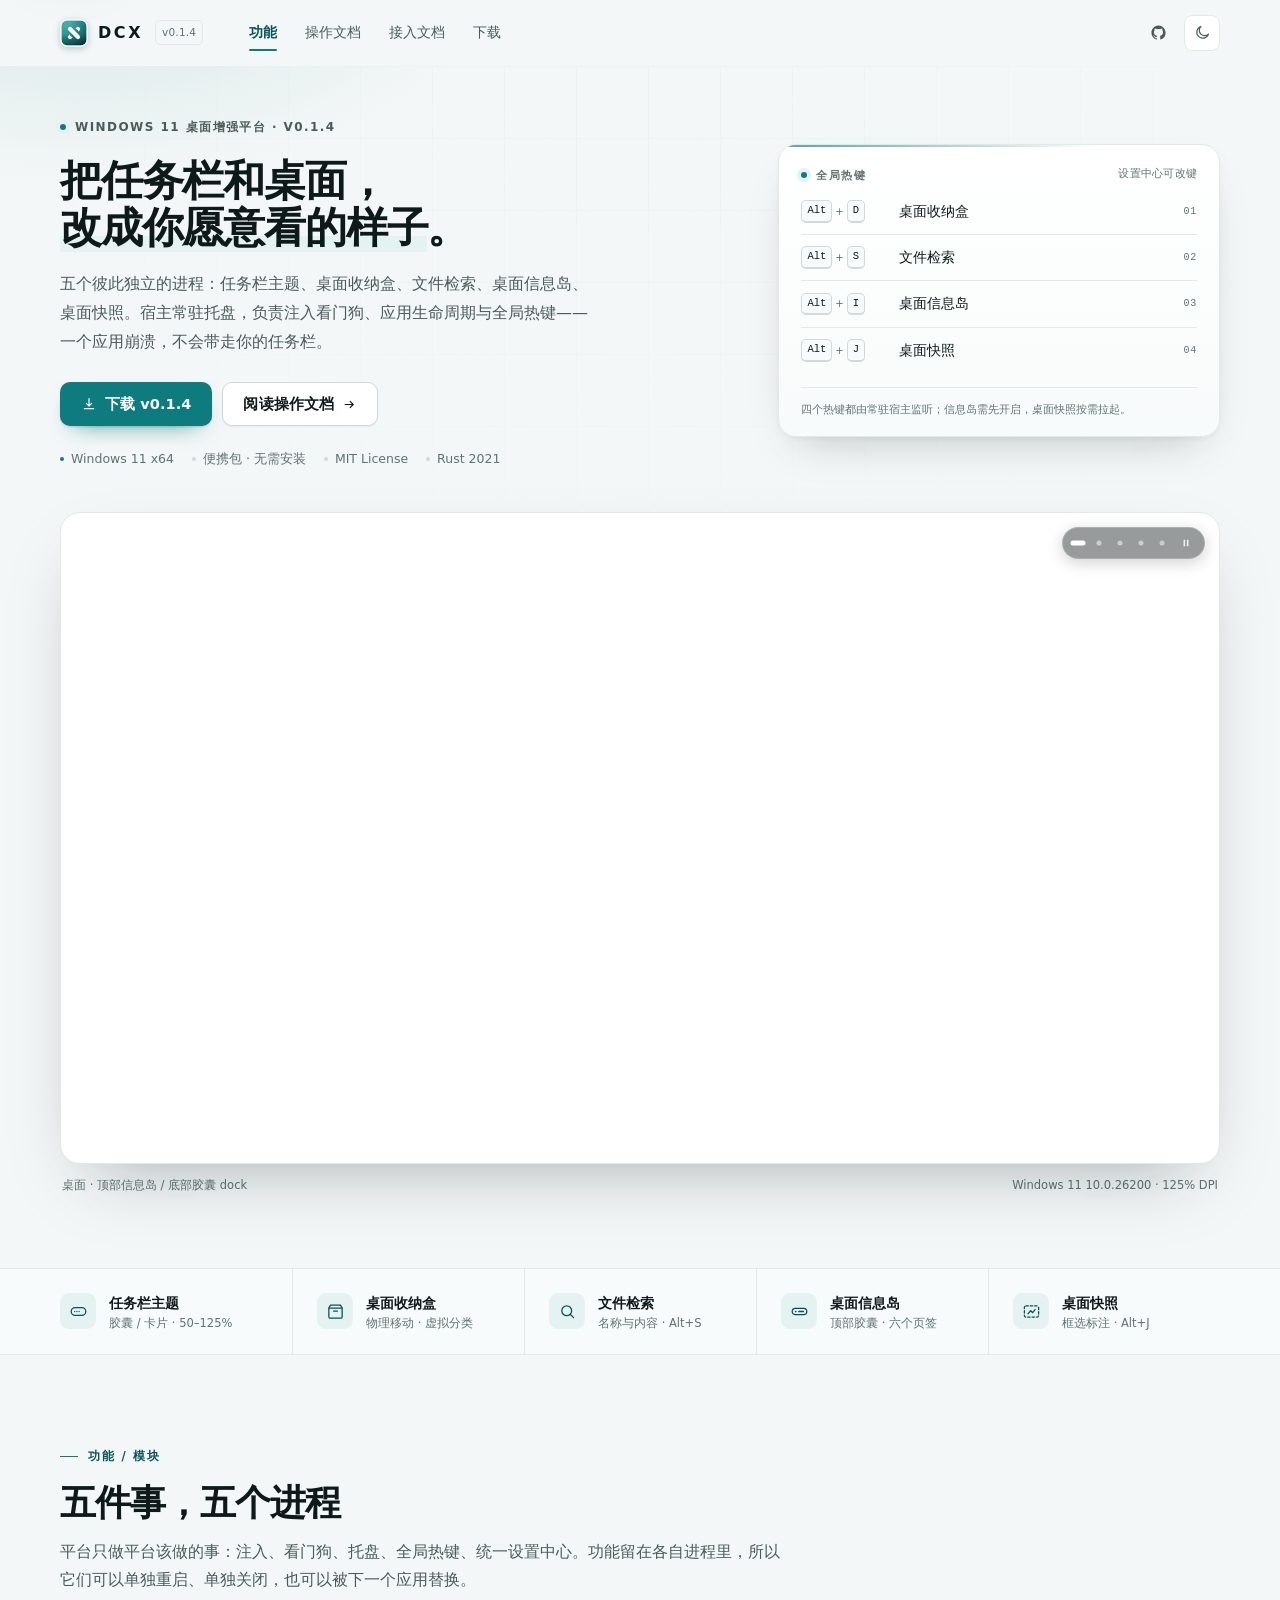
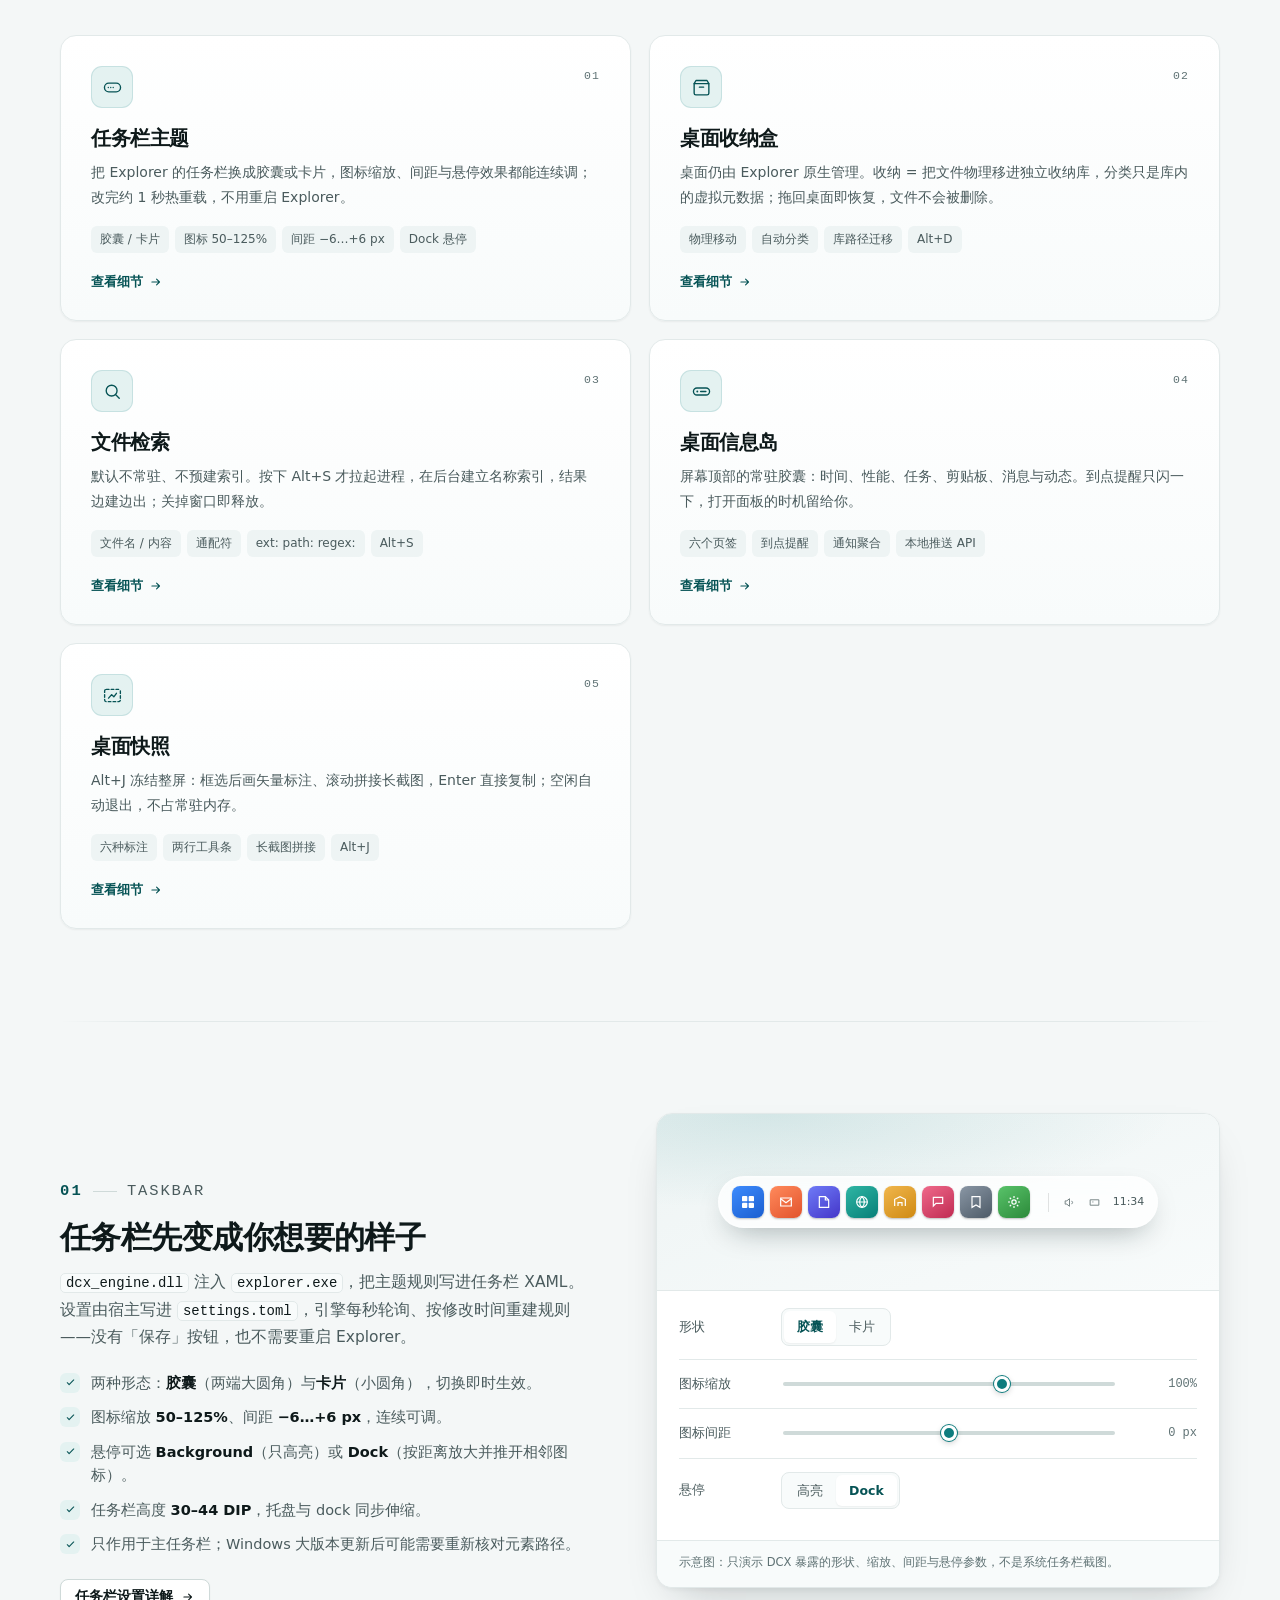
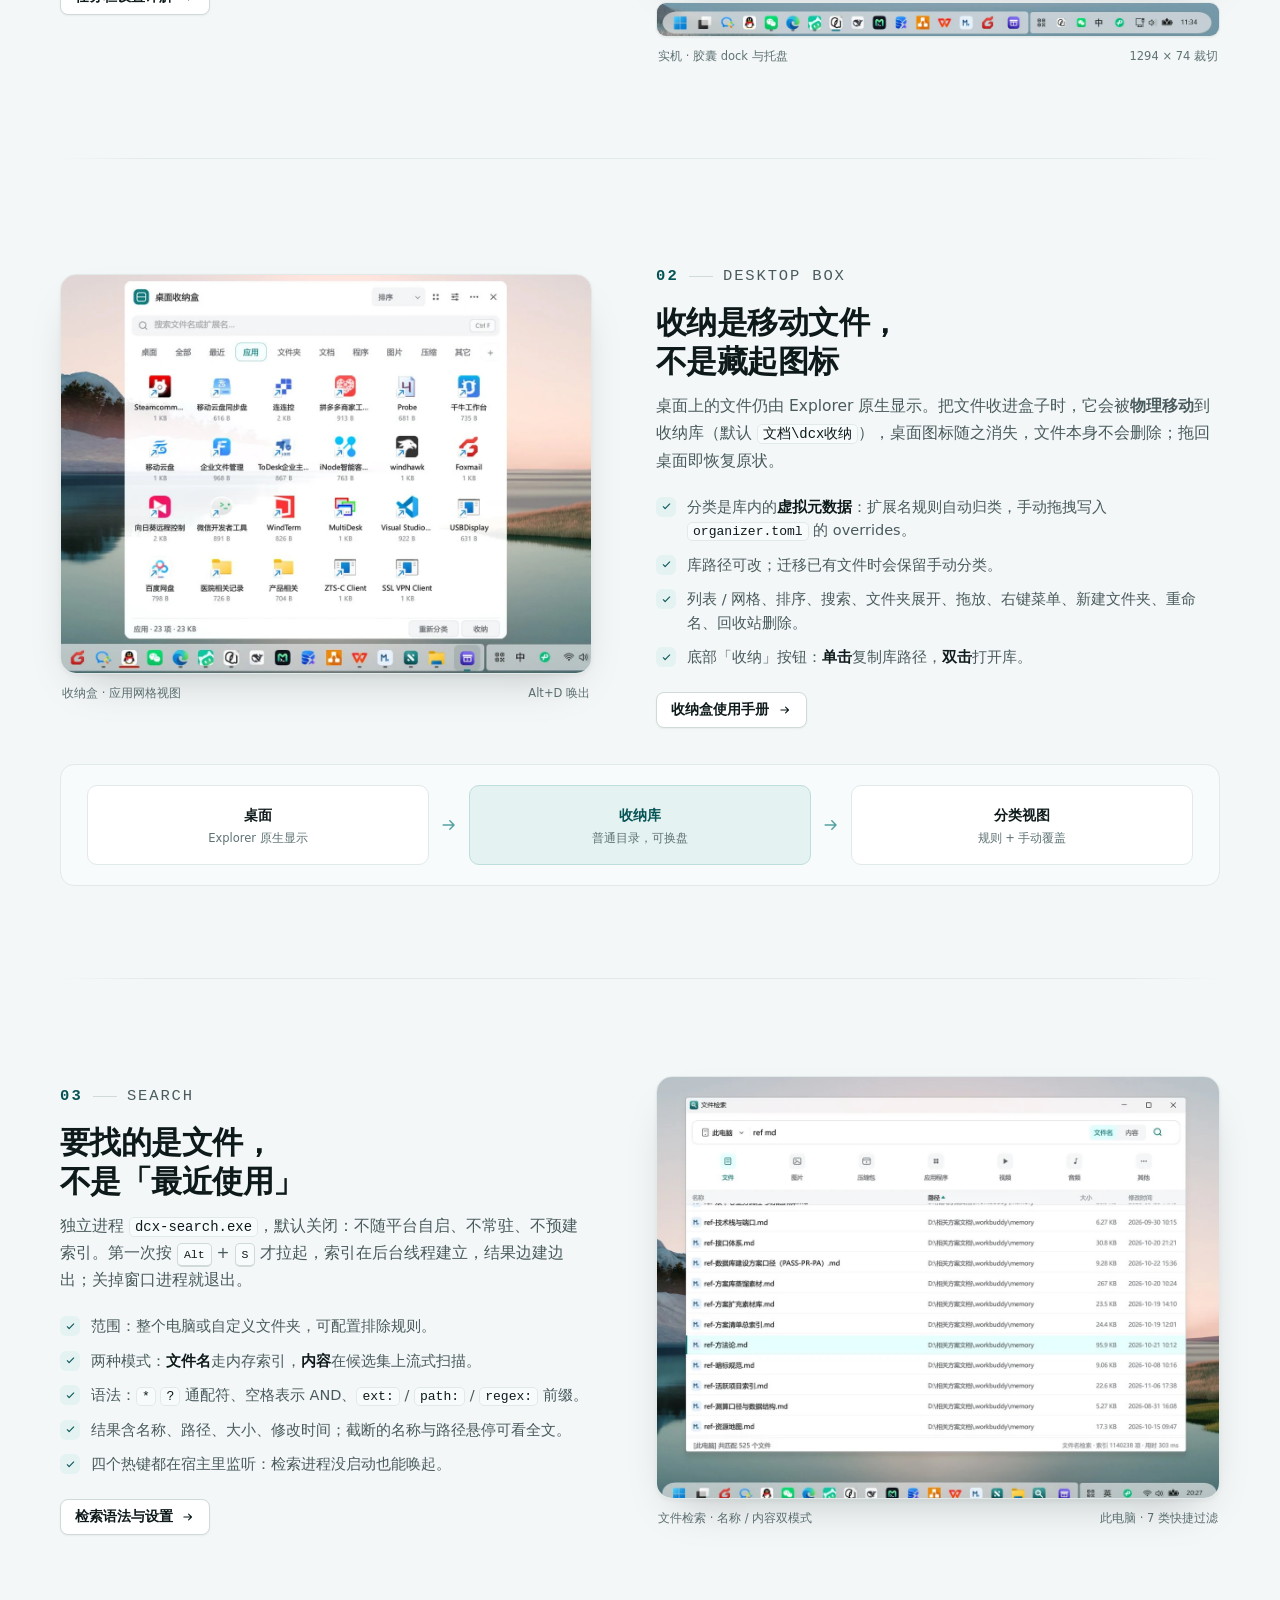
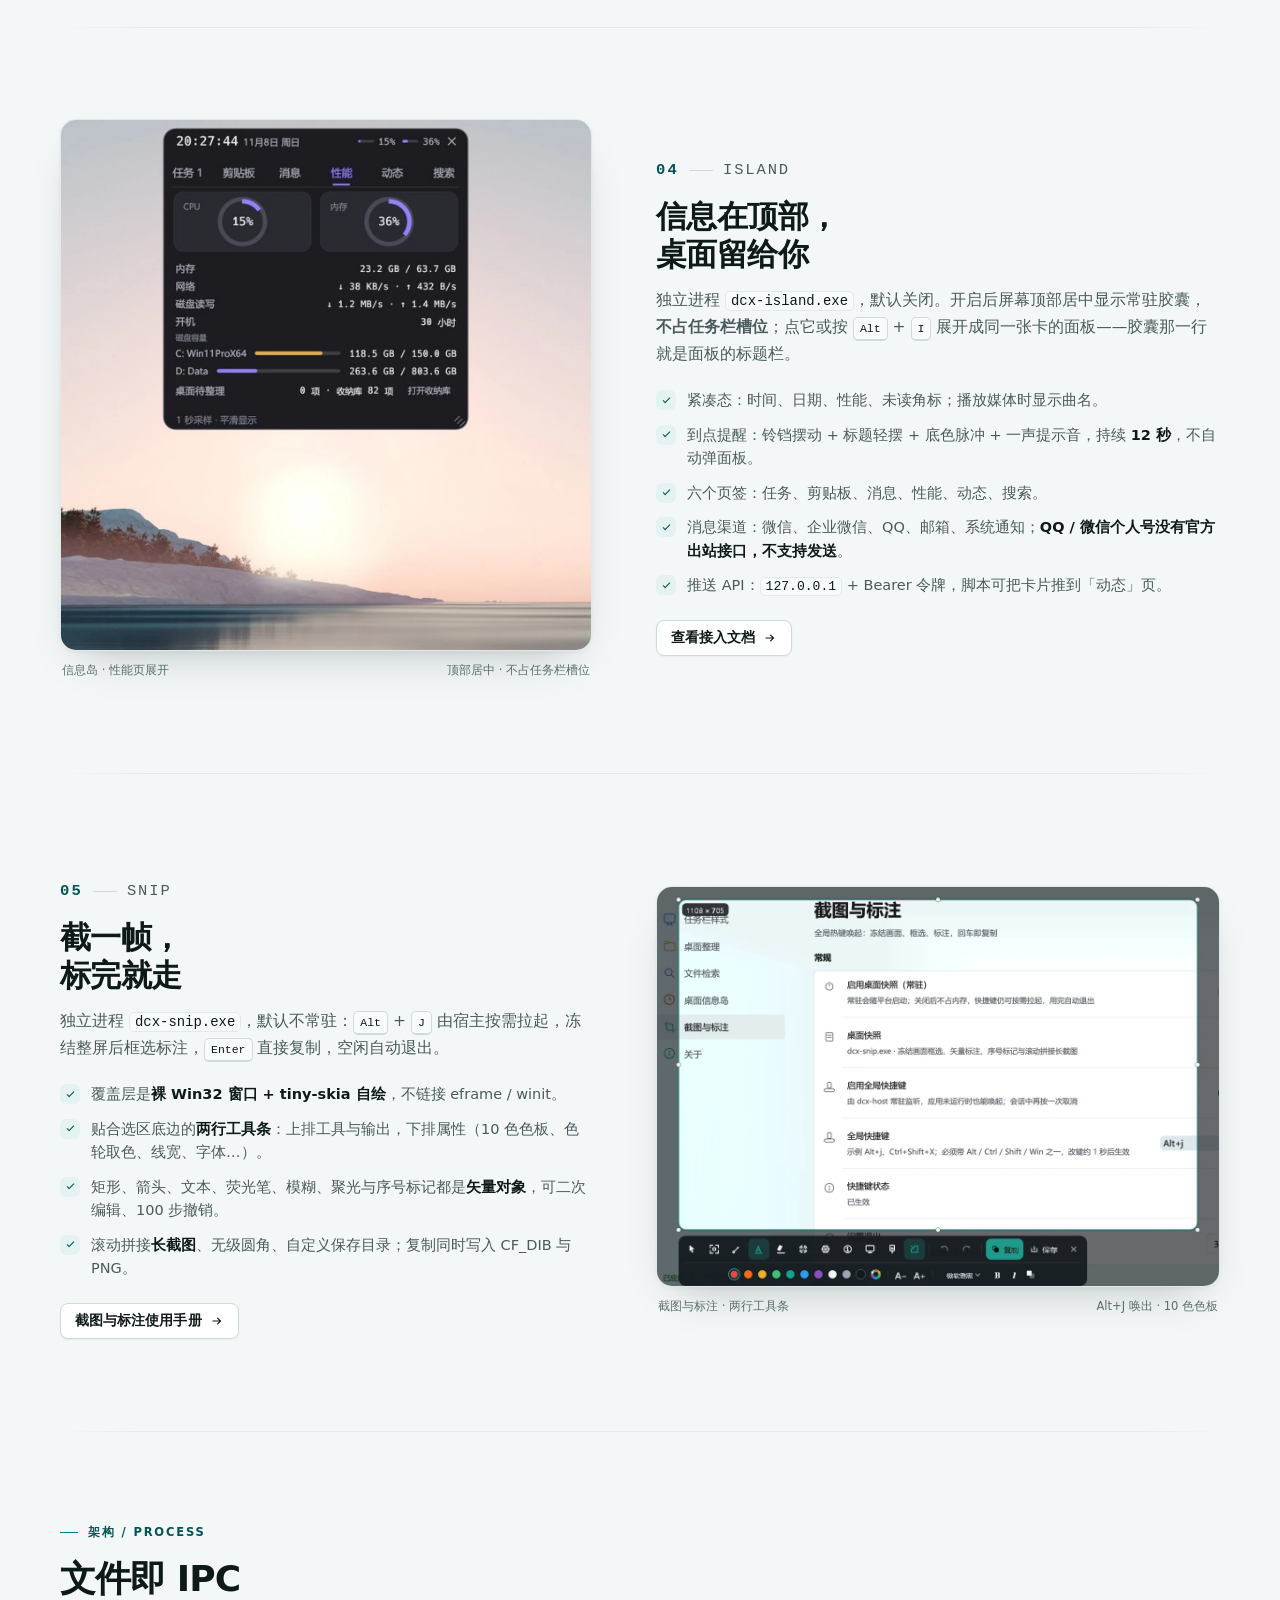
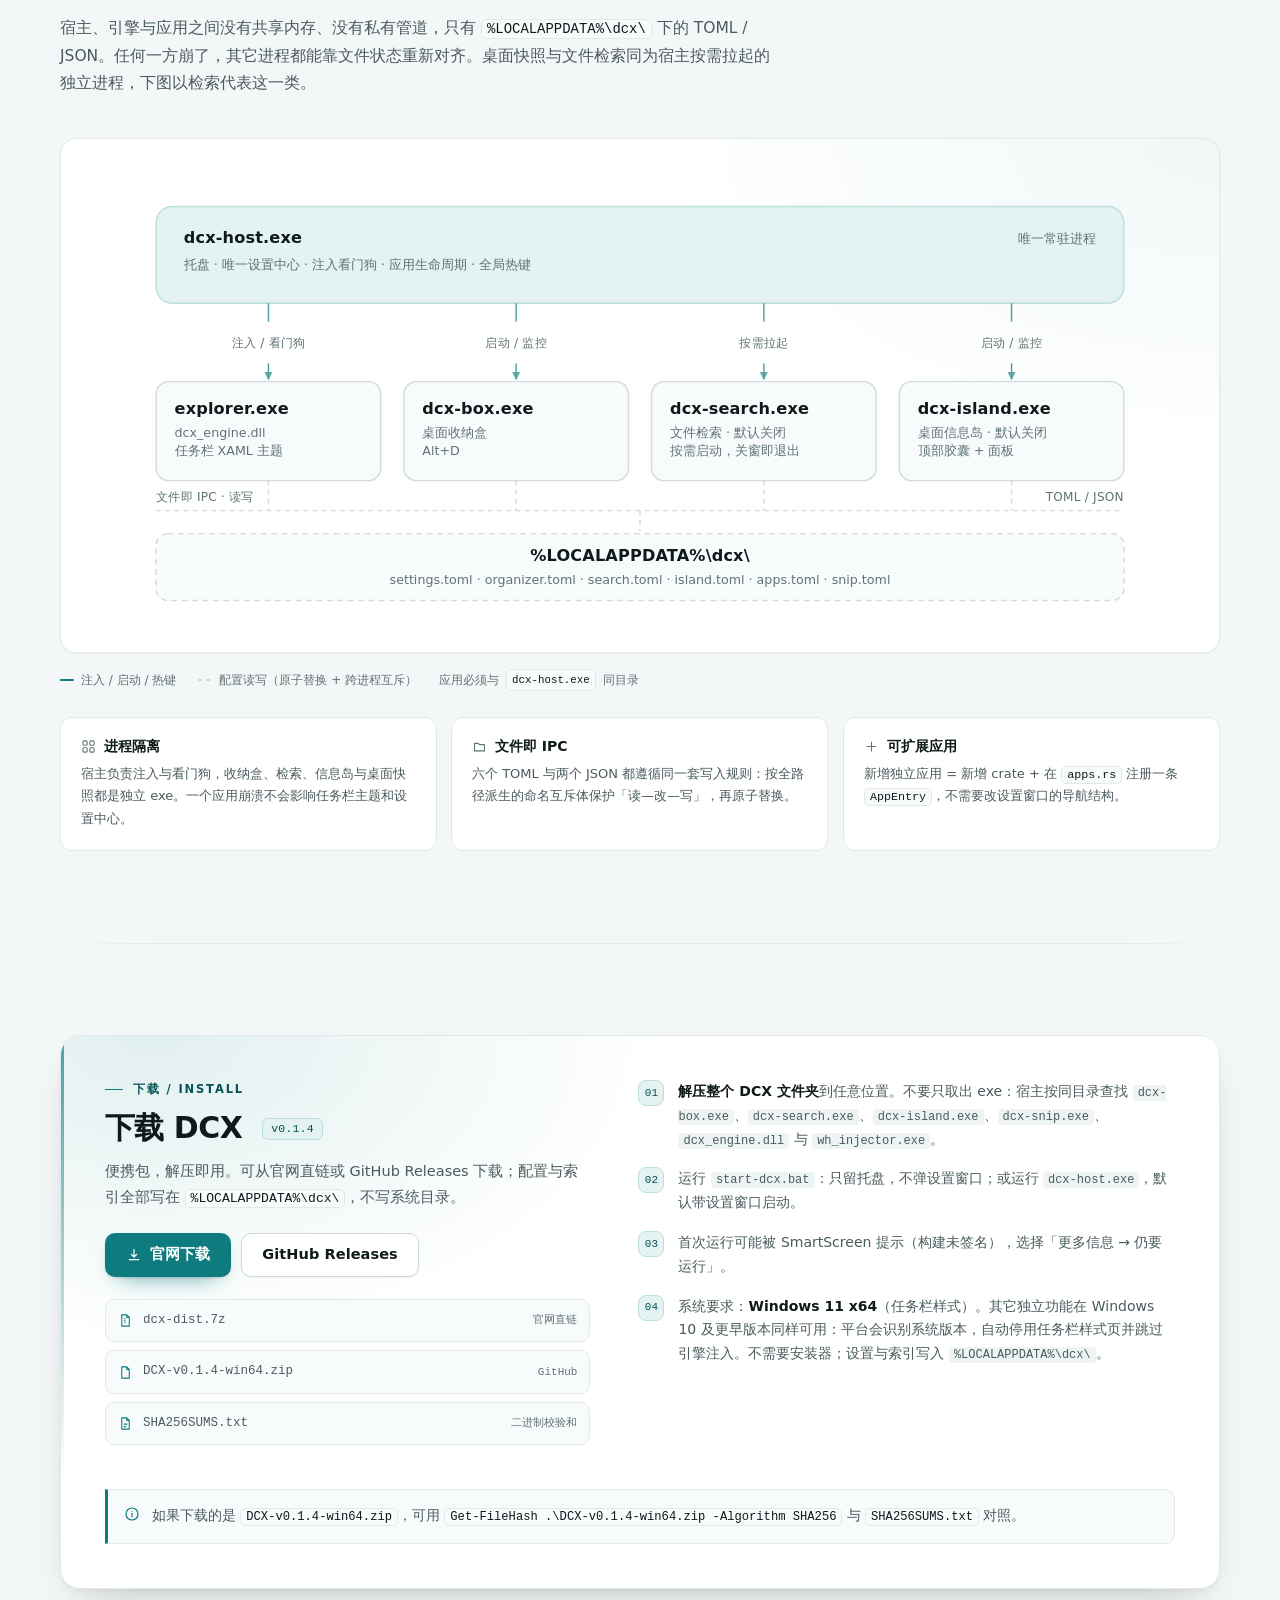
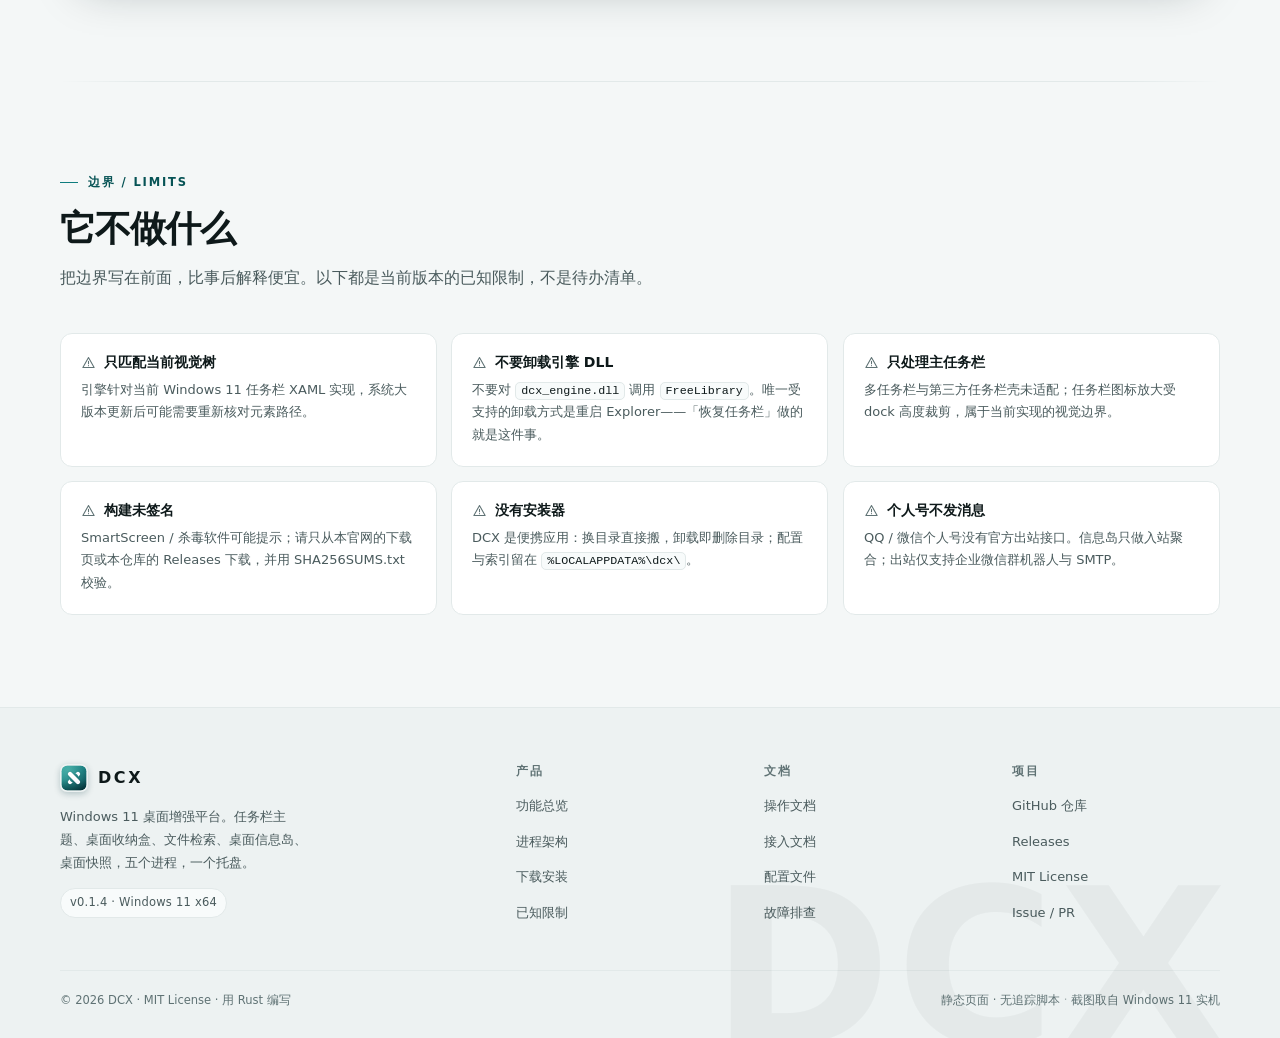
<file: site/index.html>
<!DOCTYPE html>
<html lang="zh-CN" data-theme="light">
<head>
<meta charset="utf-8">
<meta name="viewport" content="width=device-width, initial-scale=1">
<title>DCX — Windows 11 桌面增强平台</title>
<meta name="description" content="DCX 是一套用 Rust 编写的 Windows 11 桌面增强平台：任务栏主题、桌面收纳盒、文件检索、桌面信息岛、桌面快照。五件事，五个独立进程，宿主常驻托盘。">
<meta name="author" content="DCX">
<meta property="og:title" content="DCX — Windows 11 桌面增强平台">
<meta property="og:description" content="任务栏主题 · 桌面收纳盒 · 文件检索 · 桌面信息岛 · 桌面快照。用 Rust 编写，MIT License。">
<meta property="og:type" content="website">
<meta property="og:image" content="assets/img/hero-desktop.webp?v=20261108i">
<meta name="theme-color" content="#f4f7f7" media="(prefers-color-scheme: light)">
<meta name="theme-color" content="#0a1011" media="(prefers-color-scheme: dark)">
<link rel="icon" href="assets/img/mark.svg" type="image/svg+xml">
<link rel="icon" href="assets/img/icon-32.png" sizes="32x32" type="image/png">
<link rel="apple-touch-icon" href="assets/img/icon-256.png">
<script>
  (function () {
    try {
      var q = new URLSearchParams(location.search).get("theme");
      var s = localStorage.getItem("dcx-theme");
      var t = (q === "light" || q === "dark") ? q : (s === "light" || s === "dark") ? s
        : (window.matchMedia("(prefers-color-scheme: dark)").matches ? "dark" : "light");
      document.documentElement.setAttribute("data-theme", t);
      document.documentElement.style.colorScheme = t;
    } catch (e) {
      document.documentElement.setAttribute("data-theme", "light");
    }
  })();
</script>
<link rel="stylesheet" href="assets/css/site.css?v=20261108i">
</head>
<body>
<div class="scroll-progress" data-progress aria-hidden="true"></div>
<a class="skip-link" href="#main">跳到主要内容</a>

<header class="site-header">
  <div class="header-inner">
    <a class="brand" href="index.html" aria-label="DCX 首页">
      <img src="assets/img/mark.svg" alt="" width="28" height="28">
      <span class="brand-name">DCX</span>
      <span class="brand-ver">v0.1.4</span>
    </a>
    <nav class="site-nav" aria-label="主导航">
      <a href="#features" class="is-active">功能</a>
      <a href="docs.html">操作文档</a>
      <a href="api.html">接入文档</a>
      <a href="#download">下载</a>
    </nav>
    <div class="header-actions">
      <a class="icon-btn" href="https://github.com/gggaiitx/dcx" target="_blank" rel="noopener" aria-label="GitHub 仓库">
        <svg width="17" height="17" viewBox="0 0 24 24" fill="currentColor" aria-hidden="true"><path d="M12 2C6.48 2 2 6.58 2 12.25c0 4.53 2.87 8.37 6.84 9.73.5.1.68-.22.68-.49 0-.24-.01-1.05-.01-1.9-2.78.62-3.37-1.21-3.37-1.21-.45-1.18-1.11-1.49-1.11-1.49-.91-.64.07-.62.07-.62 1 .07 1.53 1.06 1.53 1.06.89 1.57 2.34 1.12 2.91.85.09-.66.35-1.12.63-1.37-2.22-.26-4.56-1.14-4.56-5.07 0-1.12.39-2.03 1.03-2.75-.1-.26-.45-1.3.1-2.71 0 0 .84-.28 2.75 1.05a9.36 9.36 0 0 1 5 0c1.91-1.33 2.75-1.05 2.75-1.05.55 1.41.2 2.45.1 2.71.64.72 1.03 1.63 1.03 2.75 0 3.94-2.34 4.8-4.57 5.06.36.32.68.94.68 1.9 0 1.37-.01 2.47-.01 2.81 0 .27.18.6.69.49A10.02 10.02 0 0 0 22 12.25C22 6.58 17.52 2 12 2Z"/></svg>
      </a>
      <button class="theme-toggle" type="button" data-theme-toggle aria-label="切换主题" aria-pressed="false">
        <svg class="i-sun" width="17" height="17" viewBox="0 0 24 24" fill="none" stroke="currentColor" stroke-width="1.7" stroke-linecap="round" aria-hidden="true"><circle cx="12" cy="12" r="4.2"/><path d="M12 2.6v2.2M12 19.2v2.2M2.6 12h2.2M19.2 12h2.2M5.3 5.3l1.6 1.6M17.1 17.1l1.6 1.6M18.7 5.3l-1.6 1.6M6.9 17.1l-1.6 1.6"/></svg>
        <svg class="i-moon" width="17" height="17" viewBox="0 0 24 24" fill="none" stroke="currentColor" stroke-width="1.7" stroke-linecap="round" stroke-linejoin="round" aria-hidden="true"><path d="M20.5 14.3A8.5 8.5 0 1 1 9.7 3.5a7 7 0 0 0 10.8 10.8Z"/></svg>
      </button>
      <button class="icon-btn menu-toggle" type="button" data-menu-toggle aria-label="打开导航" aria-expanded="false" aria-controls="mobileNav">
        <svg width="18" height="18" viewBox="0 0 24 24" fill="none" stroke="currentColor" stroke-width="1.8" stroke-linecap="round" aria-hidden="true"><path d="M4 7h16M4 12h16M4 17h16"/></svg>
      </button>
    </div>
  </div>
</header>

<div class="mobile-nav" id="mobileNav" data-mobile-nav>
  <a href="#features">功能</a>
  <a href="docs.html">操作文档</a>
  <a href="api.html">接入文档</a>
  <a href="#download">下载</a>
  <a href="https://github.com/gggaiitx/dcx" target="_blank" rel="noopener">GitHub 仓库</a>
</div>

<main id="main">

  <!-- Hero -->
  <section class="hero">
    <div class="hero-grid-bg" aria-hidden="true"></div>
    <div class="wrap">
      <div class="hero-top">
        <div class="hero-copy">
          <p class="eyebrow"><span class="dot"></span>Windows 11 桌面增强平台 · v0.1.4</p>
          <h1>把任务栏和桌面，<br><span class="hl">改成你愿意看的样子</span>。</h1>
          <p class="lede">五个彼此独立的进程：任务栏主题、桌面收纳盒、文件检索、桌面信息岛、桌面快照。宿主常驻托盘，负责注入看门狗、应用生命周期与全局热键——一个应用崩溃，不会带走你的任务栏。</p>
          <div class="hero-actions">
            <a class="btn btn-primary" href="#download">
              <svg width="16" height="16" viewBox="0 0 24 24" fill="none" stroke="currentColor" stroke-width="1.8" stroke-linecap="round" stroke-linejoin="round" aria-hidden="true"><path d="M12 4v11m0 0 4-4m-4 4-4-4"/><path d="M5 19h14"/></svg>
              下载 v0.1.4
            </a>
            <a class="btn btn-ghost" href="docs.html">阅读操作文档
              <svg width="15" height="15" viewBox="0 0 24 24" fill="none" stroke="currentColor" stroke-width="1.8" stroke-linecap="round" stroke-linejoin="round" aria-hidden="true"><path d="M5 12h13m-5-5 5 5-5 5"/></svg>
            </a>
          </div>
          <ul class="hero-meta">
            <li>Windows 11 x64</li>
            <li>便携包 · 无需安装</li>
            <li>MIT License</li>
            <li>Rust 2021</li>
          </ul>
        </div>

        <aside class="hotkeys" aria-label="全局热键">
          <div class="hotkeys-head">
            <span class="hk-dot" aria-hidden="true"></span>
            <span>全局热键</span>
            <span class="hk-note">设置中心可改键</span>
          </div>
          <ul>
            <li>
              <span class="keys"><kbd>Alt</kbd><i>+</i><kbd>D</kbd></span>
              <span class="hk-label">桌面收纳盒</span>
              <span class="hk-idx">01</span>
            </li>
            <li>
              <span class="keys"><kbd>Alt</kbd><i>+</i><kbd>S</kbd></span>
              <span class="hk-label">文件检索</span>
              <span class="hk-idx">02</span>
            </li>
            <li>
              <span class="keys"><kbd>Alt</kbd><i>+</i><kbd>I</kbd></span>
              <span class="hk-label">桌面信息岛</span>
              <span class="hk-idx">03</span>
            </li>
            <li>
              <span class="keys"><kbd>Alt</kbd><i>+</i><kbd>J</kbd></span>
              <span class="hk-label">桌面快照</span>
              <span class="hk-idx">04</span>
            </li>
          </ul>
          <p class="hotkeys-foot">四个热键都由常驻宿主监听；信息岛需先开启，桌面快照按需拉起。</p>
        </aside>
      </div>

      <figure class="hero-shot" data-hero-carousel aria-roledescription="轮播" aria-label="DCX 实机界面">
        <div class="hero-shot-frame">
          <div class="hero-slide is-active" data-slide="0" data-caption="桌面 · 顶部信息岛 / 底部胶囊 dock">
            <img src="assets/img/hero-desktop.webp"
                 srcset="assets/img/hero-desktop-900.webp 900w, assets/img/hero-desktop.webp 1600w"
                 sizes="(max-width: 900px) calc(100vw - 36px), min(1160px, calc(100vw - 48px))"
                 width="1600" height="900"
                 alt="DCX 桌面：顶部信息岛胶囊，底部胶囊 dock"
                 fetchpriority="high" decoding="async">
          </div>
          <div class="hero-slide" aria-hidden="true" data-slide="1" data-caption="桌面收纳盒 · 应用列表视图">
            <img src="assets/img/hero-box.webp?v=20261108h"
                 srcset="assets/img/hero-box-900.webp?v=20261108h 900w, assets/img/hero-box.webp?v=20261108h 1600w"
                 sizes="(max-width: 900px) calc(100vw - 36px), min(1160px, calc(100vw - 48px))"
                 width="1600" height="900"
                 alt="桌面收纳盒覆盖在桌面上：搜索框、应用页签与文件列表"
                 fetchpriority="low" decoding="async">
          </div>
          <div class="hero-slide" aria-hidden="true" data-slide="2" data-caption="文件检索 · 名称 / 内容双模式">
            <img src="assets/img/hero-search.webp"
                 srcset="assets/img/hero-search-900.webp 900w, assets/img/hero-search.webp 1600w"
                 sizes="(max-width: 900px) calc(100vw - 36px), min(1160px, calc(100vw - 48px))"
                 width="1600" height="900"
                 alt="文件检索窗口覆盖在桌面上：路径选择、文件名与内容模式、七类过滤与结果列表"
                 fetchpriority="low" decoding="async">
          </div>
          <div class="hero-slide" aria-hidden="true" data-slide="3" data-caption="桌面信息岛 · 性能页展开">
            <img src="assets/img/hero-island.webp"
                 srcset="assets/img/hero-island-900.webp 900w, assets/img/hero-island.webp 1600w"
                 sizes="(max-width: 900px) calc(100vw - 36px), min(1160px, calc(100vw - 48px))"
                 width="1600" height="900"
                 alt="桌面信息岛展开态：性能页的 CPU、内存、磁盘容量与桌面待整理计数"
                 fetchpriority="low" decoding="async">
          </div>

          <div class="hero-slide" aria-hidden="true" data-slide="4" data-caption="桌面快照 · 两行标注工具条与设置页">
            <img src="assets/img/hero-snip.webp?v=20261111a"
                 srcset="assets/img/hero-snip-900.webp?v=20261111a 900w, assets/img/hero-snip.webp?v=20261111a 1600w"
                 sizes="(max-width: 900px) calc(100vw - 36px), min(1160px, calc(100vw - 48px))"
                 width="1600" height="900"
                 alt="桌面快照：Alt+J 冻结后的截图标注界面，框选区域与两行标注工具条"
                 fetchpriority="low" decoding="async">
          </div>

          <div class="hero-controls" role="group" aria-label="切换截图">
            <button class="hero-dot is-active" type="button" data-dot="0" aria-label="桌面" aria-current="true"></button>
            <button class="hero-dot" type="button" data-dot="1" aria-label="桌面收纳盒"></button>
            <button class="hero-dot" type="button" data-dot="2" aria-label="文件检索"></button>
            <button class="hero-dot" type="button" data-dot="3" aria-label="桌面信息岛"></button>
            <button class="hero-dot" type="button" data-dot="4" aria-label="桌面快照"></button>
            <button class="hero-play" type="button" data-hero-play aria-label="暂停自动切换">
              <svg class="i-pause" viewBox="0 0 24 24" fill="currentColor" aria-hidden="true"><rect x="6" y="4" width="4" height="16" rx="1"/><rect x="14" y="4" width="4" height="16" rx="1"/></svg>
              <svg class="i-play" viewBox="0 0 24 24" fill="currentColor" aria-hidden="true"><path d="M7 4.5v15l13-7.5z"/></svg>
            </button>
          </div>
        </div>
        <figcaption class="hero-shot-cap">
          <span data-hero-caption>桌面 · 顶部信息岛 / 底部胶囊 dock</span>
          <span>Windows 11 10.0.26200 · 125% DPI</span>
        </figcaption>
      </figure>
    </div>
  </section>

  <!-- 模块索引 -->
  <div class="module-bar">
    <div class="wrap">
      <a href="#taskbar">
        <span class="mb-icon">
          <svg width="19" height="19" viewBox="0 0 24 24" fill="none" stroke="currentColor" stroke-width="1.6" stroke-linecap="round" aria-hidden="true"><rect x="2.8" y="7" width="18.4" height="10" rx="5"/><path d="M7.2 12h.01M10 12h.01M12.8 12h.01"/></svg>
        </span>
        <span class="mb-text"><span class="mb-title">任务栏主题</span><span class="mb-sub">胶囊 / 卡片 · 50–125%</span></span>
        <svg class="mb-arrow" width="15" height="15" viewBox="0 0 24 24" fill="none" stroke="currentColor" stroke-width="1.8" stroke-linecap="round" stroke-linejoin="round" aria-hidden="true"><path d="M5 12h13m-5-5 5 5-5 5"/></svg>
      </a>
      <a href="#box">
        <span class="mb-icon">
          <svg width="19" height="19" viewBox="0 0 24 24" fill="none" stroke="currentColor" stroke-width="1.6" stroke-linecap="round" stroke-linejoin="round" aria-hidden="true"><path d="M3.6 7.6h16.8v10.9a2 2 0 0 1-2 2H5.6a2 2 0 0 1-2-2Z"/><path d="M3.6 7.6 5.7 4h12.6l2.1 3.6"/><path d="M9.6 11.6h4.8"/></svg>
        </span>
        <span class="mb-text"><span class="mb-title">桌面收纳盒</span><span class="mb-sub">物理移动 · 虚拟分类</span></span>
        <svg class="mb-arrow" width="15" height="15" viewBox="0 0 24 24" fill="none" stroke="currentColor" stroke-width="1.8" stroke-linecap="round" stroke-linejoin="round" aria-hidden="true"><path d="M5 12h13m-5-5 5 5-5 5"/></svg>
      </a>
      <a href="#search">
        <span class="mb-icon">
          <svg width="19" height="19" viewBox="0 0 24 24" fill="none" stroke="currentColor" stroke-width="1.6" stroke-linecap="round" aria-hidden="true"><circle cx="11" cy="11" r="6.2"/><path d="m15.7 15.7 4 4"/></svg>
        </span>
        <span class="mb-text"><span class="mb-title">文件检索</span><span class="mb-sub">名称与内容 · Alt+S</span></span>
        <svg class="mb-arrow" width="15" height="15" viewBox="0 0 24 24" fill="none" stroke="currentColor" stroke-width="1.8" stroke-linecap="round" stroke-linejoin="round" aria-hidden="true"><path d="M5 12h13m-5-5 5 5-5 5"/></svg>
      </a>
      <a href="#island">
        <span class="mb-icon">
          <svg width="19" height="19" viewBox="0 0 24 24" fill="none" stroke="currentColor" stroke-width="1.6" stroke-linecap="round" aria-hidden="true"><rect x="2.8" y="8" width="18.4" height="8" rx="4"/><circle cx="7.2" cy="12" r="1.1" fill="currentColor" stroke="none"/><path d="M11 12h6"/></svg>
        </span>
        <span class="mb-text"><span class="mb-title">桌面信息岛</span><span class="mb-sub">顶部胶囊 · 六个页签</span></span>
        <svg class="mb-arrow" width="15" height="15" viewBox="0 0 24 24" fill="none" stroke="currentColor" stroke-width="1.8" stroke-linecap="round" stroke-linejoin="round" aria-hidden="true"><path d="M5 12h13m-5-5 5 5-5 5"/></svg>
      </a>
      <a href="#snip">
        <span class="mb-icon">
          <svg width="19" height="19" viewBox="0 0 24 24" fill="none" stroke="currentColor" stroke-width="1.6" stroke-linecap="round" stroke-linejoin="round" aria-hidden="true"><rect x="3" y="5" width="18" height="14" rx="2" stroke-dasharray="3 2.5"/><path d="m7.5 15 3.5-4 2.5 2.5 3-4"/></svg>
        </span>
        <span class="mb-text"><span class="mb-title">桌面快照</span><span class="mb-sub">框选标注 · Alt+J</span></span>
        <svg class="mb-arrow" width="15" height="15" viewBox="0 0 24 24" fill="none" stroke="currentColor" stroke-width="1.8" stroke-linecap="round" stroke-linejoin="round" aria-hidden="true"><path d="M5 12h13m-5-5 5 5-5 5"/></svg>
      </a>
    </div>
  </div>

  <!-- 功能总览 -->
  <section class="section" id="features">
    <div class="wrap">
      <div class="section-head reveal">
        <p class="kicker">功能 / 模块</p>
        <h2>五件事，五个进程</h2>
        <p class="lede">平台只做平台该做的事：注入、看门狗、托盘、全局热键、统一设置中心。功能留在各自进程里，所以它们可以单独重启、单独关闭，也可以被下一个应用替换。</p>
      </div>

      <div class="cards">
        <article class="card reveal">
          <div class="card-top">
            <span class="card-icon">
              <svg width="21" height="21" viewBox="0 0 24 24" fill="none" stroke="currentColor" stroke-width="1.55" stroke-linecap="round" aria-hidden="true"><rect x="2.8" y="7" width="18.4" height="10" rx="5"/><path d="M7.2 12h.01M10 12h.01M12.8 12h.01"/></svg>
            </span>
            <span class="card-num">01</span>
          </div>
          <h3>任务栏主题</h3>
          <p>把 Explorer 的任务栏换成胶囊或卡片，图标缩放、间距与悬停效果都能连续调；改完约 1 秒热重载，不用重启 Explorer。</p>
          <ul class="tag-list">
            <li>胶囊 / 卡片</li><li>图标 50–125%</li><li>间距 −6…+6 px</li><li>Dock 悬停</li>
          </ul>
          <a class="card-link" href="#taskbar">查看细节
            <svg width="14" height="14" viewBox="0 0 24 24" fill="none" stroke="currentColor" stroke-width="1.9" stroke-linecap="round" stroke-linejoin="round" aria-hidden="true"><path d="M5 12h13m-5-5 5 5-5 5"/></svg>
          </a>
        </article>

        <article class="card reveal">
          <div class="card-top">
            <span class="card-icon">
              <svg width="21" height="21" viewBox="0 0 24 24" fill="none" stroke="currentColor" stroke-width="1.55" stroke-linecap="round" stroke-linejoin="round" aria-hidden="true"><path d="M3.6 7.6h16.8v10.9a2 2 0 0 1-2 2H5.6a2 2 0 0 1-2-2Z"/><path d="M3.6 7.6 5.7 4h12.6l2.1 3.6"/><path d="M9.6 11.6h4.8"/></svg>
            </span>
            <span class="card-num">02</span>
          </div>
          <h3>桌面收纳盒</h3>
          <p>桌面仍由 Explorer 原生管理。收纳 = 把文件物理移进独立收纳库，分类只是库内的虚拟元数据；拖回桌面即恢复，文件不会被删除。</p>
          <ul class="tag-list">
            <li>物理移动</li><li>自动分类</li><li>库路径迁移</li><li>Alt+D</li>
          </ul>
          <a class="card-link" href="#box">查看细节
            <svg width="14" height="14" viewBox="0 0 24 24" fill="none" stroke="currentColor" stroke-width="1.9" stroke-linecap="round" stroke-linejoin="round" aria-hidden="true"><path d="M5 12h13m-5-5 5 5-5 5"/></svg>
          </a>
        </article>

        <article class="card reveal">
          <div class="card-top">
            <span class="card-icon">
              <svg width="21" height="21" viewBox="0 0 24 24" fill="none" stroke="currentColor" stroke-width="1.55" stroke-linecap="round" aria-hidden="true"><circle cx="11" cy="11" r="6.2"/><path d="m15.7 15.7 4 4"/></svg>
            </span>
            <span class="card-num">03</span>
          </div>
          <h3>文件检索</h3>
          <p>默认不常驻、不预建索引。按下 Alt+S 才拉起进程，在后台建立名称索引，结果边建边出；关掉窗口即释放。</p>
          <ul class="tag-list">
            <li>文件名 / 内容</li><li>通配符</li><li>ext: path: regex:</li><li>Alt+S</li>
          </ul>
          <a class="card-link" href="#search">查看细节
            <svg width="14" height="14" viewBox="0 0 24 24" fill="none" stroke="currentColor" stroke-width="1.9" stroke-linecap="round" stroke-linejoin="round" aria-hidden="true"><path d="M5 12h13m-5-5 5 5-5 5"/></svg>
          </a>
        </article>

        <article class="card reveal">
          <div class="card-top">
            <span class="card-icon">
              <svg width="21" height="21" viewBox="0 0 24 24" fill="none" stroke="currentColor" stroke-width="1.55" stroke-linecap="round" aria-hidden="true"><rect x="2.8" y="8" width="18.4" height="8" rx="4"/><circle cx="7.2" cy="12" r="1.1" fill="currentColor" stroke="none"/><path d="M11 12h6"/></svg>
            </span>
            <span class="card-num">04</span>
          </div>
          <h3>桌面信息岛</h3>
          <p>屏幕顶部的常驻胶囊：时间、性能、任务、剪贴板、消息与动态。到点提醒只闪一下，打开面板的时机留给你。</p>
          <ul class="tag-list">
            <li>六个页签</li><li>到点提醒</li><li>通知聚合</li><li>本地推送 API</li>
          </ul>
          <a class="card-link" href="#island">查看细节
            <svg width="14" height="14" viewBox="0 0 24 24" fill="none" stroke="currentColor" stroke-width="1.9" stroke-linecap="round" stroke-linejoin="round" aria-hidden="true"><path d="M5 12h13m-5-5 5 5-5 5"/></svg>
          </a>
        </article>

        <article class="card reveal">
          <div class="card-top">
            <span class="card-icon">
              <svg width="21" height="21" viewBox="0 0 24 24" fill="none" stroke="currentColor" stroke-width="1.55" stroke-linecap="round" stroke-linejoin="round" aria-hidden="true"><rect x="3" y="5" width="18" height="14" rx="2" stroke-dasharray="3 2.5"/><path d="m7.5 15 3.5-4 2.5 2.5 3-4"/></svg>
            </span>
            <span class="card-num">05</span>
          </div>
          <h3>桌面快照</h3>
          <p>Alt+J 冻结整屏：框选后画矢量标注、滚动拼接长截图，Enter 直接复制；空闲自动退出，不占常驻内存。</p>
          <ul class="tag-list">
            <li>六种标注</li><li>两行工具条</li><li>长截图拼接</li><li>Alt+J</li>
          </ul>
          <a class="card-link" href="#snip">查看细节
            <svg width="14" height="14" viewBox="0 0 24 24" fill="none" stroke="currentColor" stroke-width="1.9" stroke-linecap="round" stroke-linejoin="round" aria-hidden="true"><path d="M5 12h13m-5-5 5 5-5 5"/></svg>
          </a>
        </article>
      </div>
    </div>
  </section>

  <!-- 任务栏 -->
  <section class="section" id="taskbar">
    <div class="wrap">
      <div class="module">
        <div class="module-text">
          <p class="module-label"><b>01</b><i></i>TASKBAR</p>
          <h2>任务栏先变成你想要的样子</h2>
          <p><code class="code-inline">dcx_engine.dll</code> 注入 <code class="code-inline">explorer.exe</code>，把主题规则写进任务栏 XAML。设置由宿主写进 <code class="code-inline">settings.toml</code>，引擎每秒轮询、按修改时间重建规则——没有「保存」按钮，也不需要重启 Explorer。</p>
          <ul class="facts">
            <li><span class="fi"><svg width="11" height="11" viewBox="0 0 24 24" fill="none" stroke="currentColor" stroke-width="2.4" stroke-linecap="round" stroke-linejoin="round" aria-hidden="true"><path d="m5 12.5 4 4 10-10"/></svg></span><span>两种形态：<strong>胶囊</strong>（两端大圆角）与<strong>卡片</strong>（小圆角），切换即时生效。</span></li>
            <li><span class="fi"><svg width="11" height="11" viewBox="0 0 24 24" fill="none" stroke="currentColor" stroke-width="2.4" stroke-linecap="round" stroke-linejoin="round" aria-hidden="true"><path d="m5 12.5 4 4 10-10"/></svg></span><span>图标缩放 <strong>50–125%</strong>、间距 <strong>−6…+6 px</strong>，连续可调。</span></li>
            <li><span class="fi"><svg width="11" height="11" viewBox="0 0 24 24" fill="none" stroke="currentColor" stroke-width="2.4" stroke-linecap="round" stroke-linejoin="round" aria-hidden="true"><path d="m5 12.5 4 4 10-10"/></svg></span><span>悬停可选 <strong>Background</strong>（只高亮）或 <strong>Dock</strong>（按距离放大并推开相邻图标）。</span></li>
            <li><span class="fi"><svg width="11" height="11" viewBox="0 0 24 24" fill="none" stroke="currentColor" stroke-width="2.4" stroke-linecap="round" stroke-linejoin="round" aria-hidden="true"><path d="m5 12.5 4 4 10-10"/></svg></span><span>任务栏高度 <strong>30–44 DIP</strong>，托盘与 dock 同步伸缩。</span></li>
            <li><span class="fi"><svg width="11" height="11" viewBox="0 0 24 24" fill="none" stroke="currentColor" stroke-width="2.4" stroke-linecap="round" stroke-linejoin="round" aria-hidden="true"><path d="m5 12.5 4 4 10-10"/></svg></span><span>只作用于主任务栏；Windows 大版本更新后可能需要重新核对元素路径。</span></li>
          </ul>
          <a class="btn btn-ghost btn-sm" href="docs.html#taskbar">任务栏设置详解
            <svg width="14" height="14" viewBox="0 0 24 24" fill="none" stroke="currentColor" stroke-width="1.9" stroke-linecap="round" stroke-linejoin="round" aria-hidden="true"><path d="M5 12h13m-5-5 5 5-5 5"/></svg>
          </a>
        </div>

        <div class="module-media">
          <div class="demo" data-dock-demo>
            <div class="demo-stage">
              <div class="dock" data-shape="capsule" data-hover="dock" style="--demo-scale:1;--demo-gap:0px" aria-hidden="true">
                <span class="tile t1"><svg viewBox="0 0 24 24" fill="currentColor" aria-hidden="true"><rect x="3" y="3" width="8" height="8" rx="1.4"/><rect x="13" y="3" width="8" height="8" rx="1.4"/><rect x="3" y="13" width="8" height="8" rx="1.4"/><rect x="13" y="13" width="8" height="8" rx="1.4"/></svg></span>
                <span class="tile t2"><svg viewBox="0 0 24 24" fill="none" stroke="currentColor" stroke-width="1.8" aria-hidden="true"><path d="M4 6h16v12H4z"/><path d="m4 7 8 6 8-6"/></svg></span>
                <span class="tile t3"><svg viewBox="0 0 24 24" fill="none" stroke="currentColor" stroke-width="1.8" aria-hidden="true"><path d="M5 4h9l5 5v11H5z"/><path d="M14 4v5h5"/></svg></span>
                <span class="tile t4"><svg viewBox="0 0 24 24" fill="none" stroke="currentColor" stroke-width="1.8" aria-hidden="true"><circle cx="12" cy="12" r="8"/><path d="M4 12h16M12 4c2.4 2.2 3.6 5 3.6 8s-1.2 5.8-3.6 8c-2.4-2.2-3.6-5-3.6-8S9.6 6.2 12 4Z"/></svg></span>
                <span class="tile t5"><svg viewBox="0 0 24 24" fill="none" stroke="currentColor" stroke-width="1.8" aria-hidden="true"><path d="M4 18V8l8-4 8 4v10"/><path d="M9 18v-5h6v5"/></svg></span>
                <span class="tile t6"><svg viewBox="0 0 24 24" fill="none" stroke="currentColor" stroke-width="1.8" aria-hidden="true"><path d="M5 5h14v9H9l-4 4z"/></svg></span>
                <span class="tile t7"><svg viewBox="0 0 24 24" fill="none" stroke="currentColor" stroke-width="1.8" aria-hidden="true"><path d="M6 4h12v16l-6-3.5L6 20z"/></svg></span>
                <span class="tile t8"><svg viewBox="0 0 24 24" fill="none" stroke="currentColor" stroke-width="1.8" aria-hidden="true"><circle cx="12" cy="12" r="3.2"/><path d="M12 3v3M12 18v3M3 12h3M18 12h3M5.6 5.6l2.1 2.1M16.3 16.3l2.1 2.1M18.4 5.6l-2.1 2.1M7.7 16.3l-2.1 2.1"/></svg></span>
                <span class="demo-tray">
                  <svg viewBox="0 0 24 24" fill="none" stroke="currentColor" stroke-width="1.8" aria-hidden="true"><path d="M4 9v6h3l5 4V5L7 9z"/><path d="M16 9a4 4 0 0 1 0 6"/></svg>
                  <svg viewBox="0 0 24 24" fill="none" stroke="currentColor" stroke-width="1.8" aria-hidden="true"><path d="M4 7h16v10H4z"/><path d="M8 11h2"/></svg>
                  <span>11:34</span>
                </span>
              </div>
            </div>
            <div class="demo-controls">
              <div class="demo-row">
                <label>形状</label>
                <div class="segmented" role="group" aria-label="任务栏形状">
                  <button type="button" data-shape="capsule" aria-pressed="true">胶囊</button>
                  <button type="button" data-shape="card" aria-pressed="false">卡片</button>
                </div>
              </div>
              <div class="demo-row">
                <label for="demoScale">图标缩放</label>
                <input id="demoScale" type="range" min="50" max="125" step="5" value="100">
                <output data-out-scale for="demoScale">100%</output>
              </div>
              <div class="demo-row">
                <label for="demoGap">图标间距</label>
                <input id="demoGap" type="range" min="-6" max="6" step="1" value="0">
                <output data-out-gap for="demoGap">0 px</output>
              </div>
              <div class="demo-row">
                <label>悬停</label>
                <div class="segmented" role="group" aria-label="悬停效果">
                  <button type="button" data-hover="background" aria-pressed="false">高亮</button>
                  <button type="button" data-hover="dock" aria-pressed="true">Dock</button>
                </div>
              </div>
            </div>
            <p class="demo-hint">示意图：只演示 DCX 暴露的形状、缩放、间距与悬停参数，不是系统任务栏截图。</p>
          </div>
          <figure class="shot shot-strip">
            <img src="assets/img/dock.webp" width="1294" height="74" loading="lazy" decoding="async" alt="实机任务栏胶囊 dock 与右侧托盘细节">
          </figure>
          <p class="shot-cap">
            <span>实机 · 胶囊 dock 与托盘</span>
            <span>1294 × 74 裁切</span>
          </p>
        </div>
      </div>
    </div>
  </section>

  <!-- 收纳盒 -->
  <section class="section" id="box">
    <div class="wrap">
      <div class="module flip">
        <div class="module-text">
          <p class="module-label"><b>02</b><i></i>DESKTOP BOX</p>
          <h2>收纳是移动文件，<br>不是藏起图标</h2>
          <p>桌面上的文件仍由 Explorer 原生显示。把文件收进盒子时，它会被<strong>物理移动</strong>到收纳库（默认 <code class="code-inline">文档\dcx收纳</code>），桌面图标随之消失，文件本身不会删除；拖回桌面即恢复原状。</p>

          

          <ul class="facts">
            <li><span class="fi"><svg width="11" height="11" viewBox="0 0 24 24" fill="none" stroke="currentColor" stroke-width="2.4" stroke-linecap="round" stroke-linejoin="round" aria-hidden="true"><path d="m5 12.5 4 4 10-10"/></svg></span><span>分类是库内的<strong>虚拟元数据</strong>：扩展名规则自动归类，手动拖拽写入 <code class="code-inline">organizer.toml</code> 的 overrides。</span></li>
            <li><span class="fi"><svg width="11" height="11" viewBox="0 0 24 24" fill="none" stroke="currentColor" stroke-width="2.4" stroke-linecap="round" stroke-linejoin="round" aria-hidden="true"><path d="m5 12.5 4 4 10-10"/></svg></span><span>库路径可改；迁移已有文件时会保留手动分类。</span></li>
            <li><span class="fi"><svg width="11" height="11" viewBox="0 0 24 24" fill="none" stroke="currentColor" stroke-width="2.4" stroke-linecap="round" stroke-linejoin="round" aria-hidden="true"><path d="m5 12.5 4 4 10-10"/></svg></span><span>列表 / 网格、排序、搜索、文件夹展开、拖放、右键菜单、新建文件夹、重命名、回收站删除。</span></li>
            <li><span class="fi"><svg width="11" height="11" viewBox="0 0 24 24" fill="none" stroke="currentColor" stroke-width="2.4" stroke-linecap="round" stroke-linejoin="round" aria-hidden="true"><path d="m5 12.5 4 4 10-10"/></svg></span><span>底部「收纳」按钮：<strong>单击</strong>复制库路径，<strong>双击</strong>打开库。</span></li>
          </ul>
          <a class="btn btn-ghost btn-sm" href="docs.html#box">收纳盒使用手册
            <svg width="14" height="14" viewBox="0 0 24 24" fill="none" stroke="currentColor" stroke-width="1.9" stroke-linecap="round" stroke-linejoin="round" aria-hidden="true"><path d="M5 12h13m-5-5 5 5-5 5"/></svg>
          </a>
        </div>

        <div class="module-media">
          <figure class="shot">
            <img src="assets/img/box.webp?v=20261108i" width="1200" height="900" loading="lazy" decoding="async" alt="桌面收纳盒特写：搜索框、应用页签与图标网格">
          </figure>
          <p class="shot-cap">
            <span>收纳盒 · 应用网格视图</span>
            <span>Alt+D 唤出</span>
          </p>
        </div>
      </div>
      <div class="flow flow-wide" aria-label="收纳流程">
            <div class="flow-node">
              <strong>桌面</strong>
              <span>Explorer 原生显示</span>
            </div>
            <svg class="flow-arrow" width="20" height="20" viewBox="0 0 24 24" fill="none" stroke="currentColor" stroke-width="1.8" stroke-linecap="round" stroke-linejoin="round" aria-hidden="true"><path d="M5 12h13m-5-5 5 5-5 5"/></svg>
            <div class="flow-node accent">
              <strong>收纳库</strong>
              <span>普通目录，可换盘</span>
            </div>
            <svg class="flow-arrow" width="20" height="20" viewBox="0 0 24 24" fill="none" stroke="currentColor" stroke-width="1.8" stroke-linecap="round" stroke-linejoin="round" aria-hidden="true"><path d="M5 12h13m-5-5 5 5-5 5"/></svg>
            <div class="flow-node">
              <strong>分类视图</strong>
              <span>规则 + 手动覆盖</span>
            </div>
          
      </div>
    </div>
  </section>

  <!-- 文件检索 -->
  <section class="section" id="search">
    <div class="wrap">
      <div class="module">
        <div class="module-text">
          <p class="module-label"><b>03</b><i></i>SEARCH</p>
          <h2>要找的是文件，<br>不是「最近使用」</h2>
          <p>独立进程 <code class="code-inline">dcx-search.exe</code>，默认关闭：不随平台自启、不常驻、不预建索引。第一次按 <kbd>Alt</kbd> + <kbd>S</kbd> 才拉起，索引在后台线程建立，结果边建边出；关掉窗口进程就退出。</p>
          <ul class="facts">
            <li><span class="fi"><svg width="11" height="11" viewBox="0 0 24 24" fill="none" stroke="currentColor" stroke-width="2.4" stroke-linecap="round" stroke-linejoin="round" aria-hidden="true"><path d="m5 12.5 4 4 10-10"/></svg></span><span>范围：整个电脑或自定义文件夹，可配置排除规则。</span></li>
            <li><span class="fi"><svg width="11" height="11" viewBox="0 0 24 24" fill="none" stroke="currentColor" stroke-width="2.4" stroke-linecap="round" stroke-linejoin="round" aria-hidden="true"><path d="m5 12.5 4 4 10-10"/></svg></span><span>两种模式：<strong>文件名</strong>走内存索引，<strong>内容</strong>在候选集上流式扫描。</span></li>
            <li><span class="fi"><svg width="11" height="11" viewBox="0 0 24 24" fill="none" stroke="currentColor" stroke-width="2.4" stroke-linecap="round" stroke-linejoin="round" aria-hidden="true"><path d="m5 12.5 4 4 10-10"/></svg></span><span>语法：<code class="code-inline">*</code> <code class="code-inline">?</code> 通配符、空格表示 AND、<code class="code-inline">ext:</code> / <code class="code-inline">path:</code> / <code class="code-inline">regex:</code> 前缀。</span></li>
            <li><span class="fi"><svg width="11" height="11" viewBox="0 0 24 24" fill="none" stroke="currentColor" stroke-width="2.4" stroke-linecap="round" stroke-linejoin="round" aria-hidden="true"><path d="m5 12.5 4 4 10-10"/></svg></span><span>结果含名称、路径、大小、修改时间；截断的名称与路径悬停可看全文。</span></li>
            <li><span class="fi"><svg width="11" height="11" viewBox="0 0 24 24" fill="none" stroke="currentColor" stroke-width="2.4" stroke-linecap="round" stroke-linejoin="round" aria-hidden="true"><path d="m5 12.5 4 4 10-10"/></svg></span><span>四个热键都在宿主里监听：检索进程没启动也能唤起。</span></li>
          </ul>
          <a class="btn btn-ghost btn-sm" href="docs.html#search">检索语法与设置
            <svg width="14" height="14" viewBox="0 0 24 24" fill="none" stroke="currentColor" stroke-width="1.9" stroke-linecap="round" stroke-linejoin="round" aria-hidden="true"><path d="M5 12h13m-5-5 5 5-5 5"/></svg>
          </a>
        </div>

        <div class="module-media">
          <figure class="shot">
            <img src="assets/img/search.webp?v=20261108i" width="1200" height="900" loading="lazy" decoding="async" alt="文件检索特写：路径选择、文件名与内容模式、七类过滤与结果列表">
          </figure>
          <p class="shot-cap">
            <span>文件检索 · 名称 / 内容双模式</span>
            <span>此电脑 · 7 类快捷过滤</span>
          </p>
        </div>
      </div>
    </div>
  </section>

  <!-- 信息岛 -->
  <section class="section" id="island">
    <div class="wrap">
      <div class="module flip">
        <div class="module-text">
          <p class="module-label"><b>04</b><i></i>ISLAND</p>
          <h2>信息在顶部，<br>桌面留给你</h2>
          <p>独立进程 <code class="code-inline">dcx-island.exe</code>，默认关闭。开启后屏幕顶部居中显示常驻胶囊，<strong>不占任务栏槽位</strong>；点它或按 <kbd>Alt</kbd> + <kbd>I</kbd> 展开成同一张卡的面板——胶囊那一行就是面板的标题栏。</p>
          <ul class="facts">
            <li><span class="fi"><svg width="11" height="11" viewBox="0 0 24 24" fill="none" stroke="currentColor" stroke-width="2.4" stroke-linecap="round" stroke-linejoin="round" aria-hidden="true"><path d="m5 12.5 4 4 10-10"/></svg></span><span>紧凑态：时间、日期、性能、未读角标；播放媒体时显示曲名。</span></li>
            <li><span class="fi"><svg width="11" height="11" viewBox="0 0 24 24" fill="none" stroke="currentColor" stroke-width="2.4" stroke-linecap="round" stroke-linejoin="round" aria-hidden="true"><path d="m5 12.5 4 4 10-10"/></svg></span><span>到点提醒：铃铛摆动 + 标题轻摆 + 底色脉冲 + 一声提示音，持续 <strong>12 秒</strong>，不自动弹面板。</span></li>
            <li><span class="fi"><svg width="11" height="11" viewBox="0 0 24 24" fill="none" stroke="currentColor" stroke-width="2.4" stroke-linecap="round" stroke-linejoin="round" aria-hidden="true"><path d="m5 12.5 4 4 10-10"/></svg></span><span>六个页签：任务、剪贴板、消息、性能、动态、搜索。</span></li>
            <li><span class="fi"><svg width="11" height="11" viewBox="0 0 24 24" fill="none" stroke="currentColor" stroke-width="2.4" stroke-linecap="round" stroke-linejoin="round" aria-hidden="true"><path d="m5 12.5 4 4 10-10"/></svg></span><span>消息渠道：微信、企业微信、QQ、邮箱、系统通知；<strong>QQ / 微信个人号没有官方出站接口，不支持发送</strong>。</span></li>
            <li><span class="fi"><svg width="11" height="11" viewBox="0 0 24 24" fill="none" stroke="currentColor" stroke-width="2.4" stroke-linecap="round" stroke-linejoin="round" aria-hidden="true"><path d="m5 12.5 4 4 10-10"/></svg></span><span>推送 API：<code class="code-inline">127.0.0.1</code> + Bearer 令牌，脚本可把卡片推到「动态」页。</span></li>
          </ul>
          <a class="btn btn-ghost btn-sm" href="api.html">查看接入文档
            <svg width="14" height="14" viewBox="0 0 24 24" fill="none" stroke="currentColor" stroke-width="1.9" stroke-linecap="round" stroke-linejoin="round" aria-hidden="true"><path d="M5 12h13m-5-5 5 5-5 5"/></svg>
          </a>
        </div>

        <div class="module-media">
          <figure class="shot">
            <img src="assets/img/island.webp?v=20261108i" width="1200" height="1200" loading="lazy" decoding="async" alt="桌面信息岛性能页特写：CPU、内存、磁盘容量与桌面待整理计数">
          </figure>
          <p class="shot-cap">
            <span>信息岛 · 性能页展开</span>
            <span>顶部居中 · 不占任务栏槽位</span>
          </p>
        </div>
      </div>
    </div>
  </section>

    <!-- 桌面快照 -->
  <section class="section" id="snip">
    <div class="wrap">
      <div class="module">
        <div class="module-text">
          <p class="module-label"><b>05</b><i></i>SNIP</p>
          <h2>截一帧，<br>标完就走</h2>
          <p>独立进程 <code class="code-inline">dcx-snip.exe</code>，默认不常驻：<kbd>Alt</kbd> + <kbd>J</kbd> 由宿主按需拉起，冻结整屏后框选标注，<kbd>Enter</kbd> 直接复制，空闲自动退出。</p>
          <ul class="facts">
            <li><span class="fi"><svg width="11" height="11" viewBox="0 0 24 24" fill="none" stroke="currentColor" stroke-width="2.4" stroke-linecap="round" stroke-linejoin="round" aria-hidden="true"><path d="m5 12.5 4 4 10-10"/></svg></span><span>覆盖层是<strong>裸 Win32 窗口 + tiny-skia 自绘</strong>，不链接 eframe / winit。</span></li>
            <li><span class="fi"><svg width="11" height="11" viewBox="0 0 24 24" fill="none" stroke="currentColor" stroke-width="2.4" stroke-linecap="round" stroke-linejoin="round" aria-hidden="true"><path d="m5 12.5 4 4 10-10"/></svg></span><span>贴合选区底边的<strong>两行工具条</strong>：上排工具与输出，下排属性（10 色色板、色轮取色、线宽、字体…）。</span></li>
            <li><span class="fi"><svg width="11" height="11" viewBox="0 0 24 24" fill="none" stroke="currentColor" stroke-width="2.4" stroke-linecap="round" stroke-linejoin="round" aria-hidden="true"><path d="m5 12.5 4 4 10-10"/></svg></span><span>矩形、箭头、文本、荧光笔、模糊、聚光与序号标记都是<strong>矢量对象</strong>，可二次编辑、100 步撤销。</span></li>
            <li><span class="fi"><svg width="11" height="11" viewBox="0 0 24 24" fill="none" stroke="currentColor" stroke-width="2.4" stroke-linecap="round" stroke-linejoin="round" aria-hidden="true"><path d="m5 12.5 4 4 10-10"/></svg></span><span>滚动拼接<strong>长截图</strong>、无级圆角、自定义保存目录；复制同时写入 CF_DIB 与 PNG。</span></li>
          </ul>
          <a class="btn btn-ghost btn-sm" href="docs.html#snip">截图与标注使用手册
            <svg width="14" height="14" viewBox="0 0 24 24" fill="none" stroke="currentColor" stroke-width="1.9" stroke-linecap="round" stroke-linejoin="round" aria-hidden="true"><path d="M5 12h13m-5-5 5 5-5 5"/></svg>
          </a>
        </div>

        <div class="module-media">
          <figure class="shot">
            <img src="assets/img/snip.webp?v=20261110a" width="1200" height="852" loading="lazy" decoding="async" alt="桌面快照：设置中心的截图与标注页与底部两行标注工具条">
          </figure>
          <p class="shot-cap">
            <span>截图与标注 · 两行工具条</span>
            <span>Alt+J 唤出 · 10 色色板</span>
          </p>
        </div>
      </div>
    </div>
  </section>

<!-- 架构 -->
  <section class="section" id="architecture">
    <div class="wrap">
      <div class="section-head reveal">
        <p class="kicker">架构 / PROCESS</p>
        <h2>文件即 IPC</h2>
        <p class="lede">宿主、引擎与应用之间没有共享内存、没有私有管道，只有 <code class="code-inline">%LOCALAPPDATA%\dcx\</code> 下的 TOML / JSON。任何一方崩了，其它进程都能靠文件状态重新对齐。桌面快照与文件检索同为宿主按需拉起的独立进程，下图以检索代表这一类。</p>
      </div>

      <div class="arch reveal">
        <svg viewBox="0 0 960 400" role="img" aria-labelledby="archTitle archDesc">
          <title id="archTitle">DCX 进程与配置架构</title>
          <desc id="archDesc">dcx-host 通过注入看门狗管理 explorer 中的 dcx_engine，通过启动与监控管理 box、search、island 三个独立应用，所有进程读写同一组配置文件。</desc>
          <defs>
            <marker id="arw" viewBox="0 0 10 10" refX="9" refY="5" markerWidth="6" markerHeight="6" orient="auto-start-reverse">
              <path class="dg-head" d="M0 0 10 5 0 10Z"/>
            </marker>
          </defs>

          <!-- host -->
          <rect class="dg-box dg-box-accent" x="60" y="36" width="840" height="84" rx="14"/>
          <text class="dg-title" x="84" y="68">dcx-host.exe</text>
          <text class="dg-sub" x="84" y="90">托盘 · 唯一设置中心 · 注入看门狗 · 应用生命周期 · 全局热键</text>
          <text class="dg-sub" x="876" y="68" text-anchor="end">唯一常驻进程</text>

          <!-- 连接线 -->
          <path class="dg-arrow" d="M157.5 120V136"/>
          <path class="dg-arrow" d="M157.5 172V186" marker-end="url(#arw)"/>
          <path class="dg-arrow" d="M372.5 120V136"/>
          <path class="dg-arrow" d="M372.5 172V186" marker-end="url(#arw)"/>
          <path class="dg-arrow" d="M587.5 120V136"/>
          <path class="dg-arrow" d="M587.5 172V186" marker-end="url(#arw)"/>
          <path class="dg-arrow" d="M802.5 120V136"/>
          <path class="dg-arrow" d="M802.5 172V186" marker-end="url(#arw)"/>

          <text class="dg-label" x="157.5" y="158" text-anchor="middle">注入 / 看门狗</text>
          <text class="dg-label" x="372.5" y="158" text-anchor="middle">启动 / 监控</text>
          <text class="dg-label" x="587.5" y="158" text-anchor="middle">按需拉起</text>
          <text class="dg-label" x="802.5" y="158" text-anchor="middle">启动 / 监控</text>

          <!-- 四个代表性应用（桌面快照同为按需拉起） -->
          <rect class="dg-box" x="60" y="188" width="195" height="86" rx="11"/>
          <text class="dg-title" x="76" y="216">explorer.exe</text>
          <text class="dg-sub" x="76" y="236">dcx_engine.dll</text>
          <text class="dg-sub" x="76" y="252">任务栏 XAML 主题</text>

          <rect class="dg-box" x="275" y="188" width="195" height="86" rx="11"/>
          <text class="dg-title" x="291" y="216">dcx-box.exe</text>
          <text class="dg-sub" x="291" y="236">桌面收纳盒</text>
          <text class="dg-sub" x="291" y="252">Alt+D</text>

          <rect class="dg-box" x="490" y="188" width="195" height="86" rx="11"/>
          <text class="dg-title" x="506" y="216">dcx-search.exe</text>
          <text class="dg-sub" x="506" y="236">文件检索 · 默认关闭</text>
          <text class="dg-sub" x="506" y="252">按需启动，关窗即退出</text>

          <rect class="dg-box" x="705" y="188" width="195" height="86" rx="11"/>
          <text class="dg-title" x="721" y="216">dcx-island.exe</text>
          <text class="dg-sub" x="721" y="236">桌面信息岛 · 默认关闭</text>
          <text class="dg-sub" x="721" y="252">顶部胶囊 + 面板</text>

          <!-- 配置文件总线 -->
          <path class="dg-bus" d="M157.5 274V300M372.5 274V300M587.5 274V300M802.5 274V300"/>
          <path class="dg-bus" d="M60 300H900"/>
          <path class="dg-bus" d="M480 300V318"/>
          <text class="dg-label" x="60" y="292">文件即 IPC · 读写</text>
          <text class="dg-label" x="900" y="292" text-anchor="end">TOML / JSON</text>

          <rect class="dg-box" x="60" y="320" width="840" height="58" rx="10" stroke-dasharray="5 4"/>
          <text class="dg-title" x="480" y="344" text-anchor="middle">%LOCALAPPDATA%\dcx\</text>
          <text class="dg-sub" x="480" y="364" text-anchor="middle">settings.toml · organizer.toml · search.toml · island.toml · apps.toml · snip.toml</text>
        </svg>
      </div>
      <div class="arch-legend">
        <span><i></i>注入 / 启动 / 热键</span>
        <span><i class="dashed"></i>配置读写（原子替换 + 跨进程互斥）</span>
        <span>应用必须与 <code class="code-inline">dcx-host.exe</code> 同目录</span>
      </div>

      <div class="limits" style="margin-top:26px">
        <div class="limit reveal">
          <h3>
            <svg width="15" height="15" viewBox="0 0 24 24" fill="none" stroke="currentColor" stroke-width="1.7" stroke-linecap="round" stroke-linejoin="round" aria-hidden="true"><rect x="3" y="3" width="7" height="7" rx="2"/><rect x="14" y="3" width="7" height="7" rx="2"/><rect x="3" y="14" width="7" height="7" rx="2"/><rect x="14" y="14" width="7" height="7" rx="2"/></svg>
            进程隔离
          </h3>
          <p>宿主负责注入与看门狗，收纳盒、检索、信息岛与桌面快照都是独立 exe。一个应用崩溃不会影响任务栏主题和设置中心。</p>
        </div>
        <div class="limit reveal">
          <h3>
            <svg width="15" height="15" viewBox="0 0 24 24" fill="none" stroke="currentColor" stroke-width="1.7" stroke-linecap="round" stroke-linejoin="round" aria-hidden="true"><path d="M4 7h6l2 2h8v10H4z"/></svg>
            文件即 IPC
          </h3>
          <p>六个 TOML 与两个 JSON 都遵循同一套写入规则：按全路径派生的命名互斥体保护「读—改—写」，再原子替换。</p>
        </div>
        <div class="limit reveal">
          <h3>
            <svg width="15" height="15" viewBox="0 0 24 24" fill="none" stroke="currentColor" stroke-width="1.7" stroke-linecap="round" stroke-linejoin="round" aria-hidden="true"><path d="M12 5v14M5 12h14"/></svg>
            可扩展应用
          </h3>
          <p>新增独立应用 = 新增 crate + 在 <code class="code-inline">apps.rs</code> 注册一条 <code class="code-inline">AppEntry</code>，不需要改设置窗口的导航结构。</p>
        </div>
      </div>
    </div>
  </section>

  <!-- 下载 -->
  <section class="section" id="download">
    <div class="wrap">
      <div class="download-card reveal">
        <div>
          <p class="kicker" style="margin-bottom:10px">下载 / INSTALL</p>
          <h2>下载 DCX <span class="ver">v0.1.4</span></h2>
          <p class="lede">便携包，解压即用。可从官网直链或 GitHub Releases 下载；配置与索引全部写在 <code class="code-inline">%LOCALAPPDATA%\dcx\</code>，不写系统目录。</p>
          <div class="hero-actions" style="margin-top:22px">
            <a class="btn btn-primary" href="assets/dist/dcx-dist.7z" download>
              <svg width="16" height="16" viewBox="0 0 24 24" fill="none" stroke="currentColor" stroke-width="1.8" stroke-linecap="round" stroke-linejoin="round" aria-hidden="true"><path d="M12 4v11m0 0 4-4m-4 4-4-4"/><path d="M5 19h14"/></svg>
              官网下载
            </a>
            <a class="btn btn-ghost" href="https://github.com/gggaiitx/dcx/releases/latest" target="_blank" rel="noopener">GitHub Releases</a>
          </div>
          <ul class="dl-files">
            <li>
              <svg width="15" height="15" viewBox="0 0 24 24" fill="none" stroke="currentColor" stroke-width="1.7" stroke-linejoin="round" aria-hidden="true"><path d="M6 3h8l4 4v14H6z"/><path d="M14 3v4h4"/><path d="M10 9h2M10 12h2M10 15h2"/></svg>
              dcx-dist.7z
              <span class="sz">官网直链</span>
            </li>
            <li>
              <svg width="15" height="15" viewBox="0 0 24 24" fill="none" stroke="currentColor" stroke-width="1.7" stroke-linejoin="round" aria-hidden="true"><path d="M6 3h8l4 4v14H6z"/><path d="M14 3v4h4"/></svg>
              DCX-v0.1.4-win64.zip
              <span class="sz">GitHub</span>
            </li>
            <li>
              <svg width="15" height="15" viewBox="0 0 24 24" fill="none" stroke="currentColor" stroke-width="1.7" stroke-linejoin="round" aria-hidden="true"><path d="M6 3h8l4 4v14H6z"/><path d="M14 3v4h4"/><path d="M9 13h6M9 17h4"/></svg>
              SHA256SUMS.txt
              <span class="sz">二进制校验和</span>
            </li>
          </ul>
          
        </div>

        <div>
          <ol class="steps">
            <li><strong>解压整个 DCX 文件夹</strong>到任意位置。不要只取出 exe：宿主按同目录查找 <code>dcx-box.exe</code>、<code>dcx-search.exe</code>、<code>dcx-island.exe</code>、<code>dcx-snip.exe</code>、<code>dcx_engine.dll</code> 与 <code>wh_injector.exe</code>。</li>
            <li>运行 <code>start-dcx.bat</code>：只留托盘，不弹设置窗口；或运行 <code>dcx-host.exe</code>，默认带设置窗口启动。</li>
            <li>首次运行可能被 SmartScreen 提示（构建未签名），选择「更多信息 → 仍要运行」。</li>
            <li>系统要求：<strong>Windows 11 x64</strong>（任务栏样式）。其它独立功能在 Windows 10 及更早版本同样可用：平台会识别系统版本，自动停用任务栏样式页并跳过引擎注入。不需要安装器；设置与索引写入 <code>%LOCALAPPDATA%\dcx\</code>。</li>
          </ol>
        </div>
        <div class="callout dl-note">
            <svg width="16" height="16" viewBox="0 0 24 24" fill="none" stroke="currentColor" stroke-width="1.8" stroke-linecap="round" aria-hidden="true"><circle cx="12" cy="12" r="9"/><path d="M12 11v5M12 8h.01"/></svg>
            <p>如果下载的是 <code class="code-inline">DCX-v0.1.4-win64.zip</code>，可用 <code class="code-inline">Get-FileHash .\DCX-v0.1.4-win64.zip -Algorithm SHA256</code> 与 <code class="code-inline">SHA256SUMS.txt</code> 对照。</p>
          </div>
      </div>
    </div>
  </section>

  <!-- 边界 -->
  <section class="section" id="limits">
    <div class="wrap">
      <div class="section-head reveal">
        <p class="kicker">边界 / LIMITS</p>
        <h2>它不做什么</h2>
        <p class="lede">把边界写在前面，比事后解释便宜。以下都是当前版本的已知限制，不是待办清单。</p>
      </div>
      <div class="limits">
        <div class="limit reveal">
          <h3><svg width="15" height="15" viewBox="0 0 24 24" fill="none" stroke="currentColor" stroke-width="1.7" stroke-linecap="round" stroke-linejoin="round" aria-hidden="true"><path d="M12 4 3 20h18z"/><path d="M12 10v4M12 17h.01"/></svg>只匹配当前视觉树</h3>
          <p>引擎针对当前 Windows 11 任务栏 XAML 实现，系统大版本更新后可能需要重新核对元素路径。</p>
        </div>
        <div class="limit reveal">
          <h3><svg width="15" height="15" viewBox="0 0 24 24" fill="none" stroke="currentColor" stroke-width="1.7" stroke-linecap="round" stroke-linejoin="round" aria-hidden="true"><path d="M12 4 3 20h18z"/><path d="M12 10v4M12 17h.01"/></svg>不要卸载引擎 DLL</h3>
          <p>不要对 <code class="code-inline">dcx_engine.dll</code> 调用 <code class="code-inline">FreeLibrary</code>。唯一受支持的卸载方式是重启 Explorer——「恢复任务栏」做的就是这件事。</p>
        </div>
        <div class="limit reveal">
          <h3><svg width="15" height="15" viewBox="0 0 24 24" fill="none" stroke="currentColor" stroke-width="1.7" stroke-linecap="round" stroke-linejoin="round" aria-hidden="true"><path d="M12 4 3 20h18z"/><path d="M12 10v4M12 17h.01"/></svg>只处理主任务栏</h3>
          <p>多任务栏与第三方任务栏壳未适配；任务栏图标放大受 dock 高度裁剪，属于当前实现的视觉边界。</p>
        </div>
        <div class="limit reveal">
          <h3><svg width="15" height="15" viewBox="0 0 24 24" fill="none" stroke="currentColor" stroke-width="1.7" stroke-linecap="round" stroke-linejoin="round" aria-hidden="true"><path d="M12 4 3 20h18z"/><path d="M12 10v4M12 17h.01"/></svg>构建未签名</h3>
          <p>SmartScreen / 杀毒软件可能提示；请只从本官网的下载页或本仓库的 Releases 下载，并用 SHA256SUMS.txt 校验。</p>
        </div>
        <div class="limit reveal">
          <h3><svg width="15" height="15" viewBox="0 0 24 24" fill="none" stroke="currentColor" stroke-width="1.7" stroke-linecap="round" stroke-linejoin="round" aria-hidden="true"><path d="M12 4 3 20h18z"/><path d="M12 10v4M12 17h.01"/></svg>没有安装器</h3>
          <p>DCX 是便携应用：换目录直接搬，卸载即删除目录；配置与索引留在 <code class="code-inline">%LOCALAPPDATA%\dcx\</code>。</p>
        </div>
        <div class="limit reveal">
          <h3><svg width="15" height="15" viewBox="0 0 24 24" fill="none" stroke="currentColor" stroke-width="1.7" stroke-linecap="round" stroke-linejoin="round" aria-hidden="true"><path d="M12 4 3 20h18z"/><path d="M12 10v4M12 17h.01"/></svg>个人号不发消息</h3>
          <p>QQ / 微信个人号没有官方出站接口。信息岛只做入站聚合；出站仅支持企业微信群机器人与 SMTP。</p>
        </div>
      </div>
    </div>
  </section>

</main>

<footer class="site-footer">
  <div class="wrap">
    <div class="footer-grid">
      <div class="footer-brand">
        <a class="brand" href="index.html" aria-label="DCX 首页">
          <img src="assets/img/mark.svg" alt="" width="26" height="26">
          <span class="brand-name">DCX</span>
        </a>
        <p>Windows 11 桌面增强平台。任务栏主题、桌面收纳盒、文件检索、桌面信息岛、桌面快照，五个进程，一个托盘。</p>
        <span class="pill">v0.1.4 · Windows 11 x64</span>
      </div>
      <div class="footer-col">
        <h3>产品</h3>
        <ul>
          <li><a href="#features">功能总览</a></li>
          <li><a href="#architecture">进程架构</a></li>
          <li><a href="#download">下载安装</a></li>
          <li><a href="#limits">已知限制</a></li>
        </ul>
      </div>
      <div class="footer-col">
        <h3>文档</h3>
        <ul>
          <li><a href="docs.html">操作文档</a></li>
          <li><a href="api.html">接入文档</a></li>
          <li><a href="docs.html#config">配置文件</a></li>
          <li><a href="docs.html#troubleshoot">故障排查</a></li>
        </ul>
      </div>
      <div class="footer-col">
        <h3>项目</h3>
        <ul>
          <li><a href="https://github.com/gggaiitx/dcx" target="_blank" rel="noopener">GitHub 仓库</a></li>
          <li><a href="https://github.com/gggaiitx/dcx/releases/latest" target="_blank" rel="noopener">Releases</a></li>
          <li><a href="https://github.com/gggaiitx/dcx/blob/main/LICENSE" target="_blank" rel="noopener">MIT License</a></li>
          <li><a href="https://github.com/gggaiitx/dcx/issues" target="_blank" rel="noopener">Issue / PR</a></li>
        </ul>
      </div>
    </div>
    <span class="footer-mark" aria-hidden="true">DCX</span>
    <div class="footer-bottom">
      <span>© <span data-year>2026</span> DCX · MIT License · 用 Rust 编写</span>
      <span>静态页面 · 无追踪脚本 <span class="dot-sep">·</span> 截图取自 Windows 11 实机</span>
    </div>
  </div>
</footer>

<script src="assets/js/site.js?v=20261108i" defer></script>
</body>
</html>
</file>
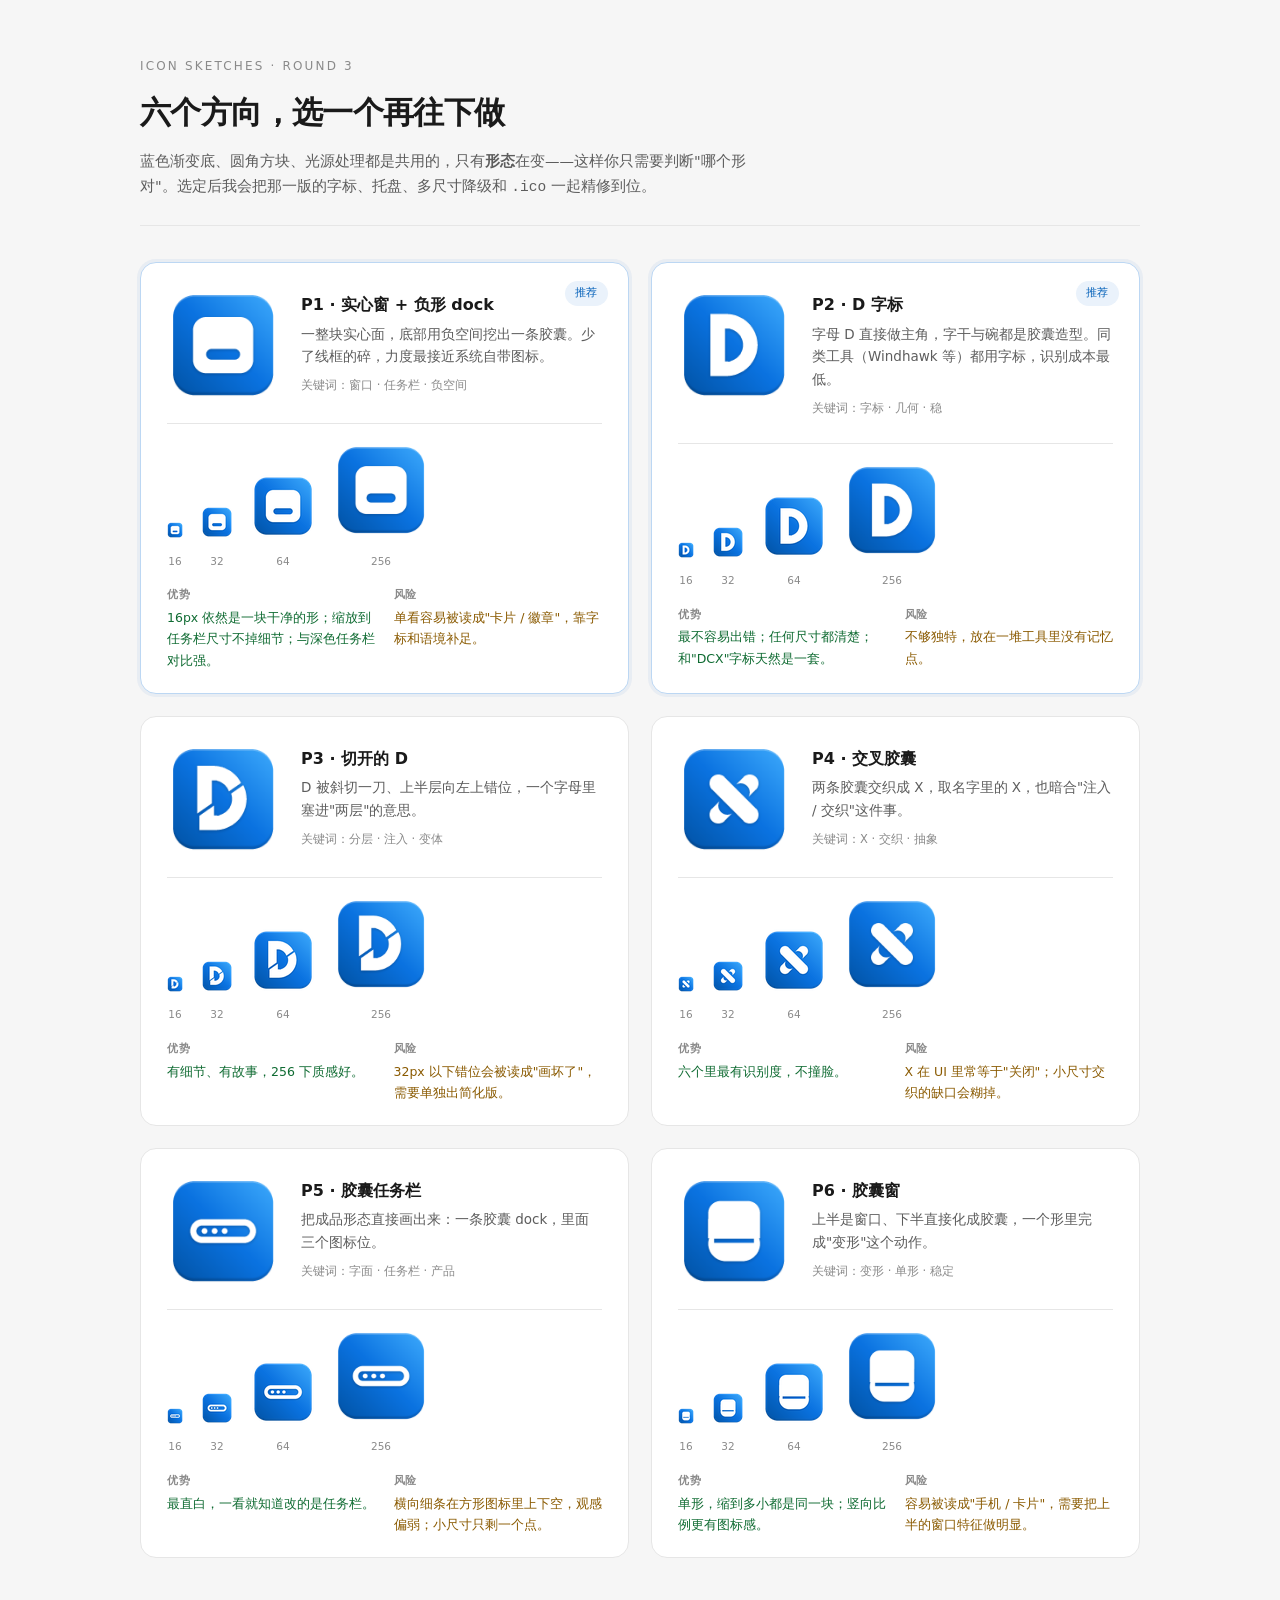
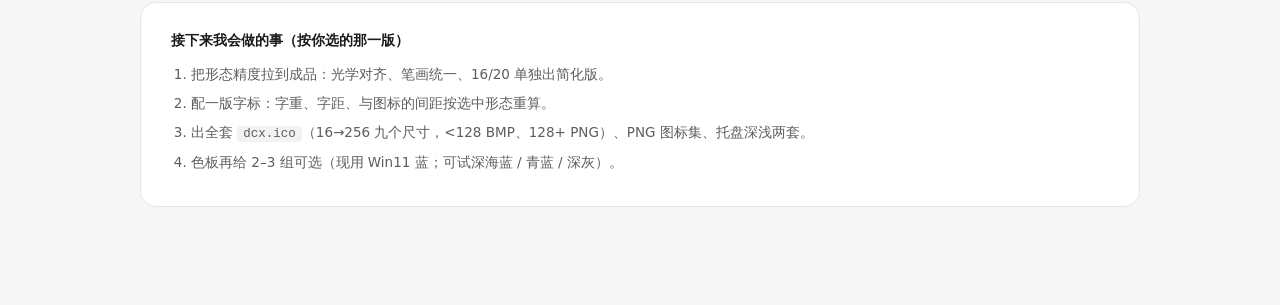
<file: brand/sketches/index.html>
<!DOCTYPE html>
<html lang="zh-CN">
<head>
<meta charset="utf-8">
<title>DCX · 图标草图六选一</title>
<style>
  :root{
    --ink:#1a1a1a; --ink-2:#5d5d5d; --ink-3:#8a8a8a; --line:#e6e6e6;
    --bg:#f6f6f6; --card:#fff; --accent:#005fb8; --accent-soft:#eaf2fb;
    --font:"Segoe UI Variable Display","Segoe UI","Microsoft YaHei UI","Microsoft YaHei",system-ui,sans-serif;
  }
  *{box-sizing:border-box}
  body{margin:0;background:var(--bg);color:var(--ink);font-family:var(--font);line-height:1.7;-webkit-font-smoothing:antialiased}
  .wrap{max-width:1080px;margin:0 auto;padding:56px 40px 100px}
  header{border-bottom:1px solid var(--line);padding-bottom:26px;margin-bottom:36px}
  .kicker{font-size:12px;letter-spacing:.18em;text-transform:uppercase;color:var(--ink-3);margin:0 0 10px}
  h1{font-size:31px;font-weight:600;letter-spacing:-.02em;margin:0}
  .sub{color:var(--ink-2);margin:10px 0 0;font-size:14.5px;max-width:66ch}
  .grid{display:grid;grid-template-columns:1fr 1fr;gap:22px}
  .card{background:var(--card);border:1px solid var(--line);border-radius:16px;padding:26px 26px 22px;position:relative}
  .card.rec{border-color:#bcd7f3;box-shadow:0 0 0 3px rgba(0,95,184,.06)}
  .badge{position:absolute;top:18px;right:20px;font-size:11px;letter-spacing:.06em;
         color:var(--accent);background:var(--accent-soft);border-radius:99px;padding:3px 10px}
  .top{display:flex;gap:22px;align-items:flex-start}
  .hero{width:112px;height:112px;flex:0 0 112px}
  .meta h2{font-size:16px;font-weight:600;margin:2px 0 4px}
  .meta p{margin:0;font-size:13.5px;color:var(--ink-2)}
  .tag{display:inline-block;font-size:11.5px;color:var(--ink-3);margin-top:8px}
  .sizes{display:flex;align-items:flex-end;gap:18px;margin-top:22px;padding-top:18px;border-top:1px solid var(--line)}
  .sizes figure{margin:0;text-align:center}
  .sizes figcaption{font-size:10.5px;color:var(--ink-3);margin-top:6px;font-variant-numeric:tabular-nums}
  .verdict{display:grid;grid-template-columns:1fr 1fr;gap:18px;margin-top:16px;font-size:12.5px}
  .verdict div b{display:block;font-size:11px;letter-spacing:.08em;color:var(--ink-3);margin-bottom:2px;font-weight:600}
  .pro{color:#0f6b32}
  .con{color:#8a5a00}
  .note{margin-top:44px;background:#fff;border:1px solid var(--line);border-radius:16px;padding:26px 30px}
  .note h3{font-size:14px;margin:0 0 10px}
  .note ol{margin:0;padding-left:20px;font-size:13.5px;color:var(--ink-2)}
  .note li{margin-bottom:6px}
  .note code{font-family:"Cascadia Mono",Consolas,monospace;font-size:12.5px;background:#f2f2f2;padding:1px 6px;border-radius:4px}
</style>
</head>
<body>
<div class="wrap">
  <header>
    <p class="kicker">Icon sketches · round 3</p>
    <h1>六个方向，选一个再往下做</h1>
    <p class="sub">蓝色渐变底、圆角方块、光源处理都是共用的，只有<strong>形态</strong>在变——这样你只需要判断"哪个形对"。选定后我会把那一版的字标、托盘、多尺寸降级和 <code>.ico</code> 一起精修到位。</p>
  </header>

  <div class="grid">

    <div class="card rec">
      <span class="badge">推荐</span>
      <div class="top">
        <img class="hero" src="p1-512.png" alt="">
        <div class="meta">
          <h2>P1 · 实心窗 + 负形 dock</h2>
          <p>一整块实心面，底部用负空间挖出一条胶囊。少了线框的碎，力度最接近系统自带图标。</p>
          <span class="tag">关键词：窗口 · 任务栏 · 负空间</span>
        </div>
      </div>
      <div class="sizes">
        <figure><img src="p1-16.png" width="16"><figcaption>16</figcaption></figure>
        <figure><img src="p1-32.png" width="32"><figcaption>32</figcaption></figure>
        <figure><img src="p1-64.png" width="64"><figcaption>64</figcaption></figure>
        <figure><img src="p1-256.png" width="96"><figcaption>256</figcaption></figure>
      </div>
      <div class="verdict">
        <div class="pro"><b>优势</b>16px 依然是一块干净的形；缩放到任务栏尺寸不掉细节；与深色任务栏对比强。</div>
        <div class="con"><b>风险</b>单看容易被读成"卡片 / 徽章"，靠字标和语境补足。</div>
      </div>
    </div>

    <div class="card rec">
      <span class="badge">推荐</span>
      <div class="top">
        <img class="hero" src="p2-512.png" alt="">
        <div class="meta">
          <h2>P2 · D 字标</h2>
          <p>字母 D 直接做主角，字干与碗都是胶囊造型。同类工具（Windhawk 等）都用字标，识别成本最低。</p>
          <span class="tag">关键词：字标 · 几何 · 稳</span>
        </div>
      </div>
      <div class="sizes">
        <figure><img src="p2-16.png" width="16"><figcaption>16</figcaption></figure>
        <figure><img src="p2-32.png" width="32"><figcaption>32</figcaption></figure>
        <figure><img src="p2-64.png" width="64"><figcaption>64</figcaption></figure>
        <figure><img src="p2-256.png" width="96"><figcaption>256</figcaption></figure>
      </div>
      <div class="verdict">
        <div class="pro"><b>优势</b>最不容易出错；任何尺寸都清楚；和"DCX"字标天然是一套。</div>
        <div class="con"><b>风险</b>不够独特，放在一堆工具里没有记忆点。</div>
      </div>
    </div>

    <div class="card">
      <div class="top">
        <img class="hero" src="p3-512.png" alt="">
        <div class="meta">
          <h2>P3 · 切开的 D</h2>
          <p>D 被斜切一刀、上半层向左上错位，一个字母里塞进"两层"的意思。</p>
          <span class="tag">关键词：分层 · 注入 · 变体</span>
        </div>
      </div>
      <div class="sizes">
        <figure><img src="p3-16.png" width="16"><figcaption>16</figcaption></figure>
        <figure><img src="p3-32.png" width="32"><figcaption>32</figcaption></figure>
        <figure><img src="p3-64.png" width="64"><figcaption>64</figcaption></figure>
        <figure><img src="p3-256.png" width="96"><figcaption>256</figcaption></figure>
      </div>
      <div class="verdict">
        <div class="pro"><b>优势</b>有细节、有故事，256 下质感好。</div>
        <div class="con"><b>风险</b>32px 以下错位会被读成"画坏了"，需要单独出简化版。</div>
      </div>
    </div>

    <div class="card">
      <div class="top">
        <img class="hero" src="p4-512.png" alt="">
        <div class="meta">
          <h2>P4 · 交叉胶囊</h2>
          <p>两条胶囊交织成 X，取名字里的 X，也暗合"注入 / 交织"这件事。</p>
          <span class="tag">关键词：X · 交织 · 抽象</span>
        </div>
      </div>
      <div class="sizes">
        <figure><img src="p4-16.png" width="16"><figcaption>16</figcaption></figure>
        <figure><img src="p4-32.png" width="32"><figcaption>32</figcaption></figure>
        <figure><img src="p4-64.png" width="64"><figcaption>64</figcaption></figure>
        <figure><img src="p4-256.png" width="96"><figcaption>256</figcaption></figure>
      </div>
      <div class="verdict">
        <div class="pro"><b>优势</b>六个里最有识别度，不撞脸。</div>
        <div class="con"><b>风险</b>X 在 UI 里常等于"关闭"；小尺寸交织的缺口会糊掉。</div>
      </div>
    </div>

    <div class="card">
      <div class="top">
        <img class="hero" src="p5-512.png" alt="">
        <div class="meta">
          <h2>P5 · 胶囊任务栏</h2>
          <p>把成品形态直接画出来：一条胶囊 dock，里面三个图标位。</p>
          <span class="tag">关键词：字面 · 任务栏 · 产品</span>
        </div>
      </div>
      <div class="sizes">
        <figure><img src="p5-16.png" width="16"><figcaption>16</figcaption></figure>
        <figure><img src="p5-32.png" width="32"><figcaption>32</figcaption></figure>
        <figure><img src="p5-64.png" width="64"><figcaption>64</figcaption></figure>
        <figure><img src="p5-256.png" width="96"><figcaption>256</figcaption></figure>
      </div>
      <div class="verdict">
        <div class="pro"><b>优势</b>最直白，一看就知道改的是任务栏。</div>
        <div class="con"><b>风险</b>横向细条在方形图标里上下空，观感偏弱；小尺寸只剩一个点。</div>
      </div>
    </div>

    <div class="card">
      <div class="top">
        <img class="hero" src="p6-512.png" alt="">
        <div class="meta">
          <h2>P6 · 胶囊窗</h2>
          <p>上半是窗口、下半直接化成胶囊，一个形里完成"变形"这个动作。</p>
          <span class="tag">关键词：变形 · 单形 · 稳定</span>
        </div>
      </div>
      <div class="sizes">
        <figure><img src="p6-16.png" width="16"><figcaption>16</figcaption></figure>
        <figure><img src="p6-32.png" width="32"><figcaption>32</figcaption></figure>
        <figure><img src="p6-64.png" width="64"><figcaption>64</figcaption></figure>
        <figure><img src="p6-256.png" width="96"><figcaption>256</figcaption></figure>
      </div>
      <div class="verdict">
        <div class="pro"><b>优势</b>单形，缩到多小都是同一块；竖向比例更有图标感。</div>
        <div class="con"><b>风险</b>容易被读成"手机 / 卡片"，需要把上半的窗口特征做明显。</div>
      </div>
    </div>

  </div>

  <div class="note">
    <h3>接下来我会做的事（按你选的那一版）</h3>
    <ol>
      <li>把形态精度拉到成品：光学对齐、笔画统一、16/20 单独出简化版。</li>
      <li>配一版字标：字重、字距、与图标的间距按选中形态重算。</li>
      <li>出全套 <code>dcx.ico</code>（16→256 九个尺寸，&lt;128 BMP、128+ PNG）、PNG 图标集、托盘深浅两套。</li>
      <li>色板再给 2–3 组可选（现用 Win11 蓝；可试深海蓝 / 青蓝 / 深灰）。</li>
    </ol>
  </div>
</div>
</body>
</html>
</file>
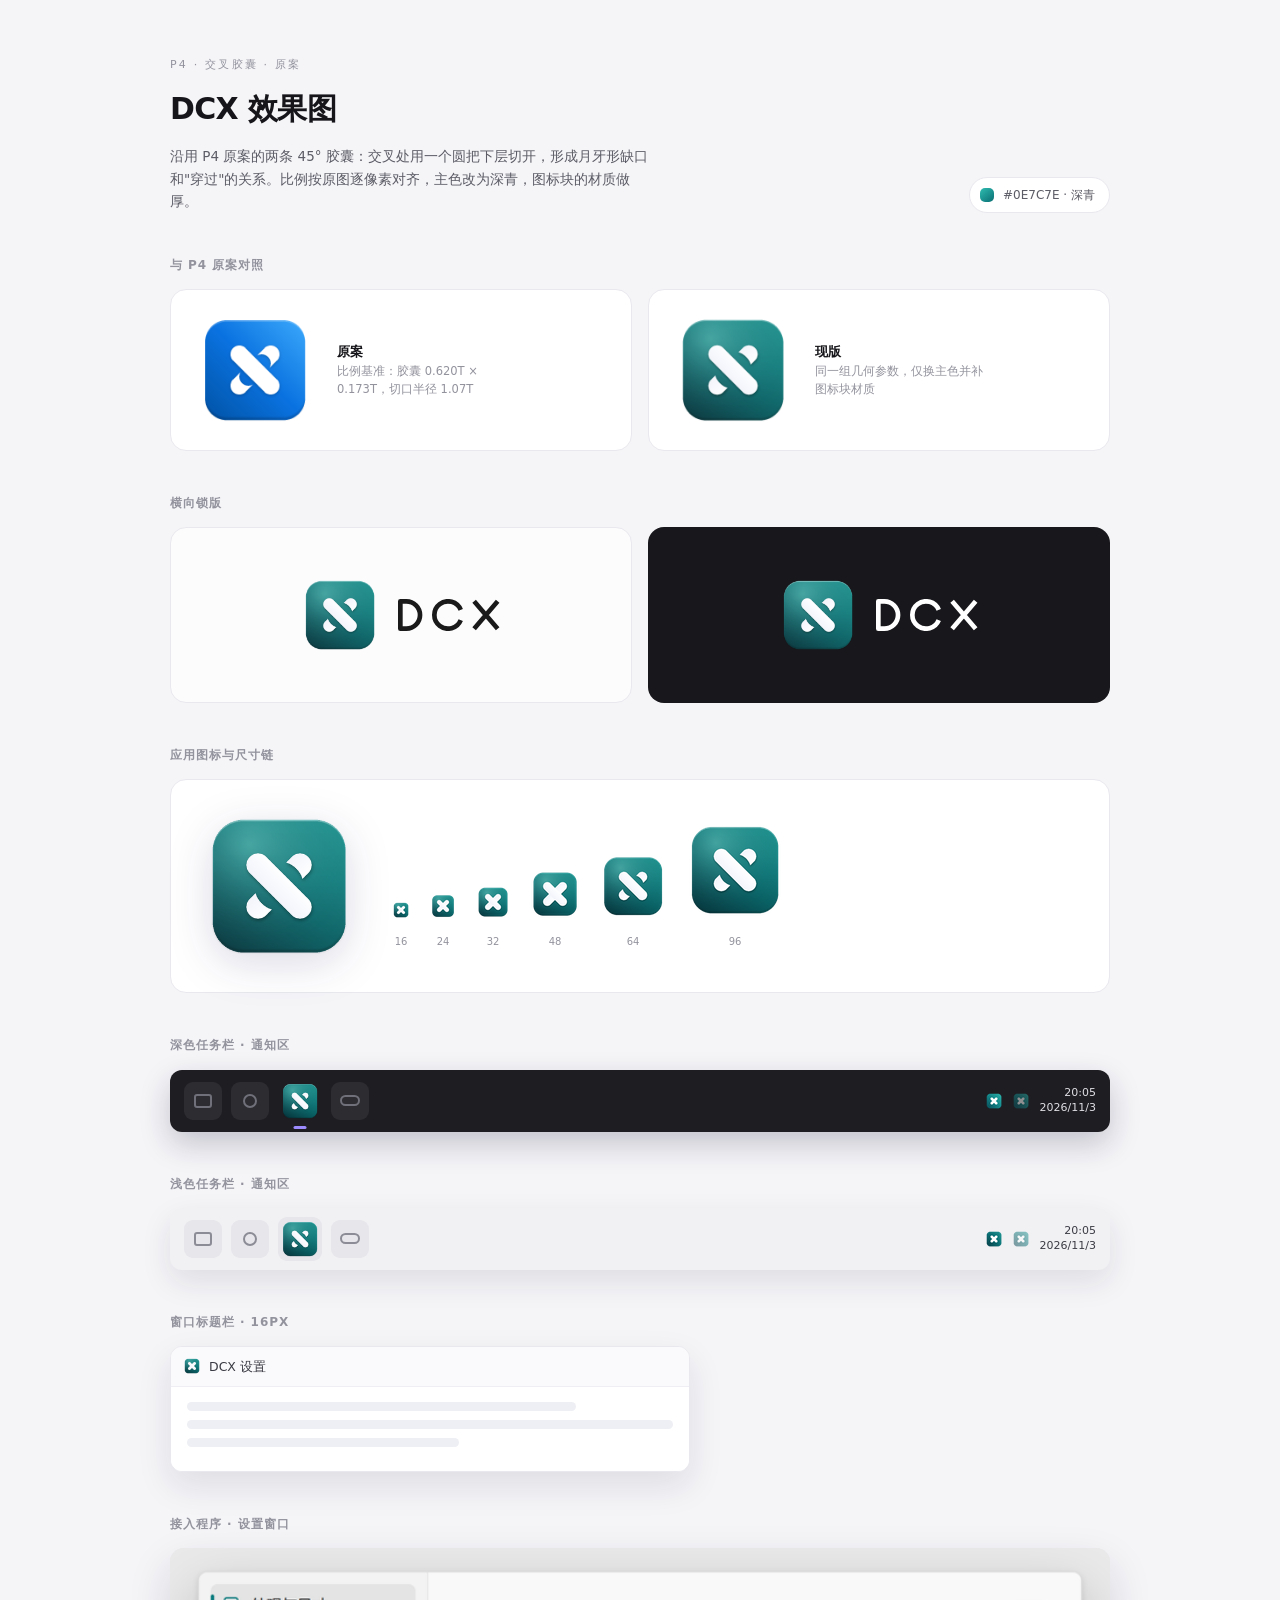
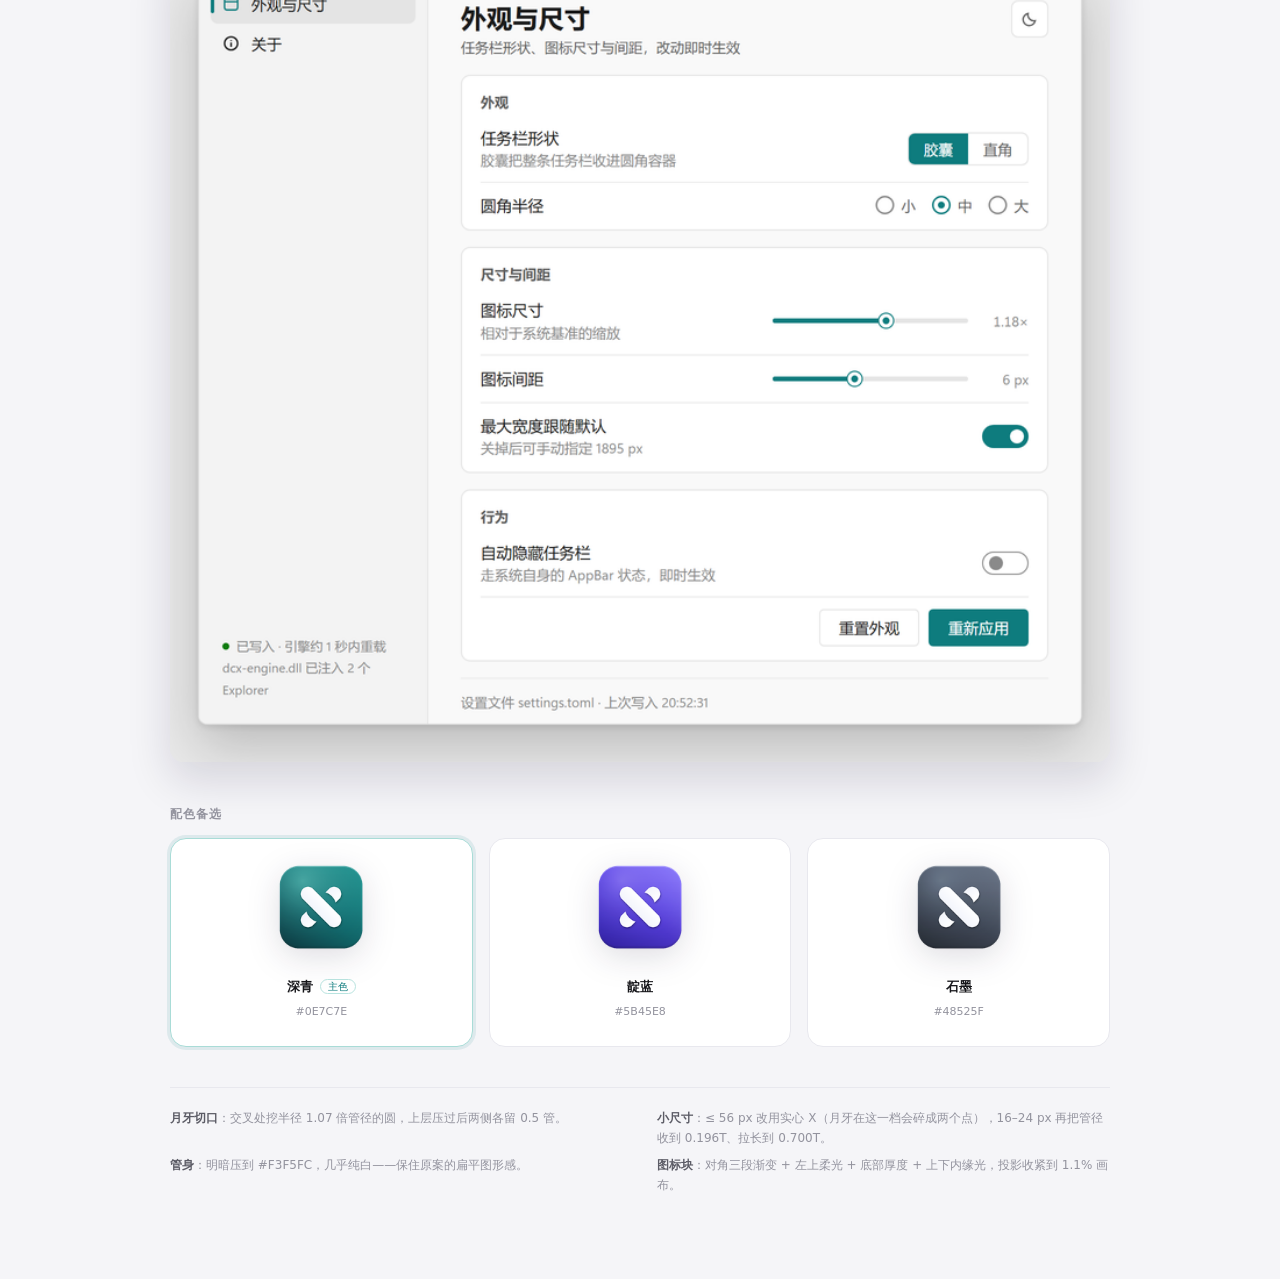
<file: brand/mockup.html>
<!DOCTYPE html>
<html lang="zh-CN">
<head>
<meta charset="utf-8">
<title>DCX · 效果图</title>
<style>
  :root{
    --ink:#16161a; --ink-2:#5c5c66; --ink-3:#93939e; --line:#e8e8ee;
    --bg:#f5f5f8; --card:#fff; --accent:#5b45e8;
    --font:"Segoe UI Variable Display","Segoe UI","Microsoft YaHei UI","Microsoft YaHei",system-ui,sans-serif;
  }
  *{box-sizing:border-box}
  body{margin:0;background:var(--bg);color:var(--ink);font-family:var(--font);
       -webkit-font-smoothing:antialiased;line-height:1.68}
  .wrap{max-width:1020px;margin:0 auto;padding:56px 40px 84px}
  header{display:flex;align-items:flex-end;justify-content:space-between;gap:24px;margin-bottom:40px}
  .kicker{font-size:11px;letter-spacing:.2em;text-transform:uppercase;color:var(--ink-3);margin:0 0 10px}
  h1{font-size:30px;font-weight:600;letter-spacing:-.022em;margin:0}
  .sub{color:var(--ink-2);font-size:13.5px;margin:10px 0 0;max-width:56ch}
  .chip{display:flex;align-items:center;gap:9px;font-size:12px;color:var(--ink-2);
        background:#fff;border:1px solid var(--line);border-radius:999px;padding:7px 14px 7px 10px}
  .chip i{width:14px;height:14px;border-radius:5px;display:block;background:linear-gradient(140deg,#2fbcb1,#0a6e72)}

  h2{font-size:12px;font-weight:600;letter-spacing:.08em;text-transform:uppercase;
     color:var(--ink-3);margin:42px 0 14px}
  .card{background:var(--card);border:1px solid var(--line);border-radius:16px}

  /* 锁版 */
  .row{display:grid;grid-template-columns:1fr 1fr;gap:16px}
  .lock{height:176px;border-radius:16px;display:flex;align-items:center;justify-content:center;gap:20px}
  .lock.light{background:#fcfcfd;border:1px solid var(--line)}
  .lock.dark{background:#18181c}
  .lock img.mark{width:76px;height:76px}
  .lock img.wm{height:32px;display:block}
  .lock.dark img.wm{height:32px}
  .lock .tag{position:absolute;font-size:10.5px;color:var(--ink-3);letter-spacing:.06em}

  /* 图标 */
  .icons{display:flex;align-items:center;gap:40px;padding:32px 34px}
  .icons .hero{width:148px;height:148px;filter:drop-shadow(0 10px 22px rgba(24,16,90,.16))}
  .ladder{display:flex;align-items:flex-end;gap:22px}
  .ladder figure{margin:0;text-align:center}
  .ladder figcaption{font-size:10px;color:var(--ink-3);margin-top:8px;font-variant-numeric:tabular-nums}

  /* 任务栏 */
  .tb{background:#1e1e22;border-radius:12px;padding:9px 14px;display:flex;align-items:center;gap:9px;
      box-shadow:0 12px 30px rgba(20,16,50,.22)}
  .tb .app{width:38px;height:38px;border-radius:9px;display:flex;align-items:center;justify-content:center;
      background:#2c2c31;position:relative;flex:none}
  .tb .app i{display:block;width:18px;height:14px;border:2px solid #70707a;border-radius:3px}
  .tb .app.dot i{width:14px;height:14px;border-radius:50%}
  .tb .app.bar i{width:20px;height:11px;border-radius:6px}
  .tb .app.dcx{background:transparent;width:44px;height:44px}
  .tb .app.dcx img{width:38px;height:38px;display:block}
  .tb .app.active::after{content:"";position:absolute;bottom:-6px;left:50%;transform:translateX(-50%);
      width:13px;height:2.5px;border-radius:2px;background:#9b8bff}
  .tb .grow{flex:1}
  .tb .tray{display:flex;align-items:center;gap:11px;padding-left:6px}
  .tb .tray img{display:block}
  .tb .tray img.off{opacity:.5}
  .tb .clock{color:#dedee4;font-size:11px;line-height:1.3;text-align:right;font-variant-numeric:tabular-nums}
  .tb.light{background:#f1f1f4;box-shadow:0 12px 30px rgba(30,30,50,.10)}
  .tb.light .app{background:#e6e6eb}
  .tb.light .app i{border-color:#8c8c96}
  .tb.light .clock{color:#3b3b44}
  .tb.light .app.active::after{background:#5b45e8}

  /* 窗口 */
  .win{max-width:520px;border-radius:12px;overflow:hidden;border:1px solid var(--line);
       box-shadow:0 14px 34px rgba(24,24,50,.10);background:#fff}
  .win .bar{height:40px;display:flex;align-items:center;gap:9px;padding:0 13px;background:#fafafc;
      border-bottom:1px solid #eeeef4}
  .win .bar img{width:16px;height:16px}
  .win .bar span{font-size:12.5px;color:#3a3a44}
  .win .body{padding:15px 16px;background:#fff}
  .win .line{height:9px;border-radius:5px;background:#eeeff4;margin-bottom:9px}
  .win .line.s{width:56%}.win .line.m{width:80%}

  /* 配色 */
  .ways{display:grid;grid-template-columns:repeat(3,1fr);gap:16px}
  .way{padding:22px;text-align:center;border-radius:16px;background:#fff;border:1px solid var(--line)}
  .way img{width:92px;height:92px;filter:drop-shadow(0 8px 16px rgba(20,16,50,.14))}
  .way b{display:block;font-size:12.5px;font-weight:600;margin-top:14px}
  .way span{font-size:11px;color:var(--ink-3);font-variant-numeric:tabular-nums}
  .way.pick{border-color:#a9dcd7;box-shadow:0 0 0 3px rgba(14,124,126,.10)}
  .way.pick b::after{content:"主色";font-size:10px;color:#0e7c7e;border:1px solid #b9e4e0;
      border-radius:99px;padding:1px 7px;margin-left:7px;font-weight:500;vertical-align:1px}

  .shot{border-radius:14px;overflow:hidden;box-shadow:0 18px 44px rgba(20,16,50,.14);background:#E9E9E9}
  .shot img{display:block;width:100%}
  .cmp{display:flex;align-items:center;gap:26px;padding:24px 28px}
  .cmp img{width:112px;height:112px;flex:none}
  .cmp b{display:block;font-size:13px;font-weight:600}
  .cmp span{font-size:11.5px;color:var(--ink-3);line-height:1.55;display:block;max-width:24ch}
  .note{margin-top:40px;font-size:12px;color:var(--ink-3);border-top:1px solid var(--line);
        padding-top:20px;display:grid;grid-template-columns:1fr 1fr;gap:6px 34px}
  .note b{color:var(--ink-2);font-weight:600}
</style>
</head>
<body>
<div class="wrap">
  <header>
    <div>
      <p class="kicker">P4 · 交叉胶囊 · 原案</p>
      <h1>DCX 效果图</h1>
      <p class="sub">沿用 P4 原案的两条 45° 胶囊：交叉处用一个圆把下层切开，形成月牙形缺口和"穿过"的关系。比例按原图逐像素对齐，主色改为深青，图标块的材质做厚。</p>
    </div>
    <div class="chip"><i></i>#0E7C7E · 深青</div>
  </header>

  <h2>与 P4 原案对照</h2>
  <div class="row">
    <div class="card cmp"><img src="sketches/p4-512.png" alt=""><div><b>原案</b><span>比例基准：胶囊 0.620T × 0.173T，切口半径 1.07T</span></div></div>
    <div class="card cmp"><img src="icons/dcx-256.png" alt=""><div><b>现版</b><span>同一组几何参数，仅换主色并补图标块材质</span></div></div>
  </div>

  <h2>横向锁版</h2>
  <div class="row">
    <div class="lock light"><img class="mark" src="icons/dcx-256.png" alt=""><img class="wm" src="wordmark.svg" alt="DCX"></div>
    <div class="lock dark"><img class="mark" src="icons/dcx-256.png" alt=""><img class="wm" src="wordmark-dark.svg" alt="DCX"></div>
  </div>

  <h2>应用图标与尺寸链</h2>
  <div class="card icons">
    <img class="hero" src="icons/dcx-256.png" alt="">
    <div class="ladder">
      <figure><img src="icons/dcx-16.png" width="16"><figcaption>16</figcaption></figure>
      <figure><img src="icons/dcx-24.png" width="24"><figcaption>24</figcaption></figure>
      <figure><img src="icons/dcx-32.png" width="32"><figcaption>32</figcaption></figure>
      <figure><img src="icons/dcx-48.png" width="48"><figcaption>48</figcaption></figure>
      <figure><img src="icons/dcx-64.png" width="64"><figcaption>64</figcaption></figure>
      <figure><img src="icons/dcx-96.png" width="96"><figcaption>96</figcaption></figure>
    </div>
  </div>

  <h2>深色任务栏 · 通知区</h2>
  <div class="tb">
    <div class="app"><i></i></div>
    <div class="app dot"><i></i></div>
    <div class="app dcx active"><img src="icons/dcx-64.png" alt=""></div>
    <div class="app bar"><i></i></div>
    <div class="grow"></div>
    <div class="tray">
      <img src="tray/tray-16-on-dark.png" width="16" height="16" alt="">
      <img class="off" src="tray/tray-16-on-dark.png" width="16" height="16" alt="">
      <div class="clock">20:05<br>2026/11/3</div>
    </div>
  </div>

  <h2>浅色任务栏 · 通知区</h2>
  <div class="tb light">
    <div class="app"><i></i></div>
    <div class="app dot"><i></i></div>
    <div class="app dcx"><img src="icons/dcx-64.png" alt=""></div>
    <div class="app bar"><i></i></div>
    <div class="grow"></div>
    <div class="tray">
      <img src="tray/tray-16-on-light.png" width="16" height="16" alt="">
      <img class="off" src="tray/tray-16-on-light.png" width="16" height="16" alt="">
      <div class="clock">20:05<br>2026/11/3</div>
    </div>
  </div>

  <h2>窗口标题栏 · 16px</h2>
  <div class="win">
    <div class="bar"><img src="icons/dcx-32.png" alt=""><span>DCX 设置</span></div>
    <div class="body">
      <div class="line m"></div><div class="line"></div><div class="line s"></div>
    </div>
  </div>

  <h2>接入程序 · 设置窗口</h2>
  <div class="shot"><img src="settings-preview.png" alt="DCX 设置窗口"></div>

  <h2>配色备选</h2>
  <div class="ways">
    <div class="way pick"><img src="colors/teal-128.png" alt=""><b>深青</b><span>#0E7C7E</span></div>
    <div class="way"><img src="colors/indigo-128.png" alt=""><b>靛蓝</b><span>#5B45E8</span></div>
    <div class="way"><img src="colors/graphite-128.png" alt=""><b>石墨</b><span>#48525F</span></div>
  </div>

  <div class="note">
    <span><b>月牙切口</b>：交叉处挖半径 1.07 倍管径的圆，上层压过后两侧各留 0.5 管。</span>
    <span><b>小尺寸</b>：≤ 56 px 改用实心 X（月牙在这一档会碎成两个点），16–24 px 再把管径收到 0.196T、拉长到 0.700T。</span>
    <span><b>管身</b>：明暗压到 #F3F5FC，几乎纯白——保住原案的扁平图形感。</span>
    <span><b>图标块</b>：对角三段渐变 + 左上柔光 + 底部厚度 + 上下内缘光，投影收紧到 1.1% 画布。</span>
  </div>
</div>
</body>
</html>
</file>
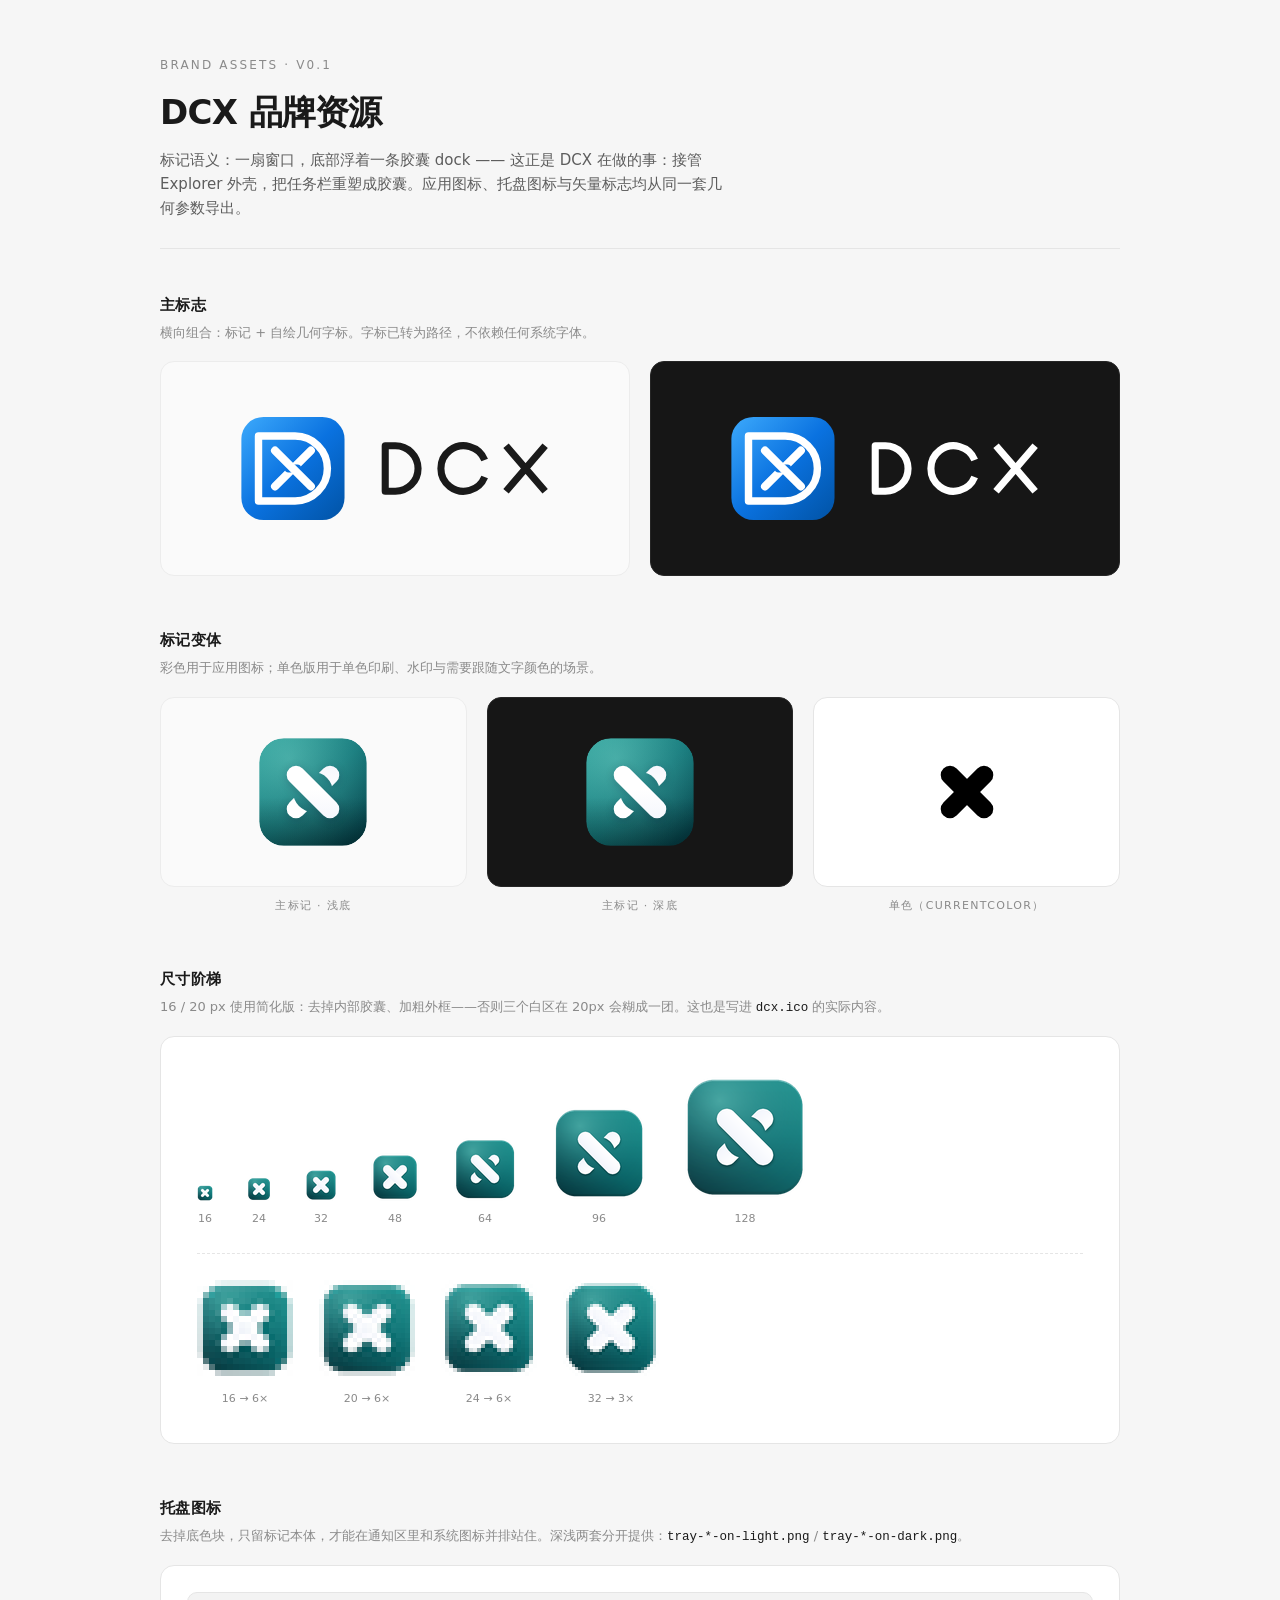
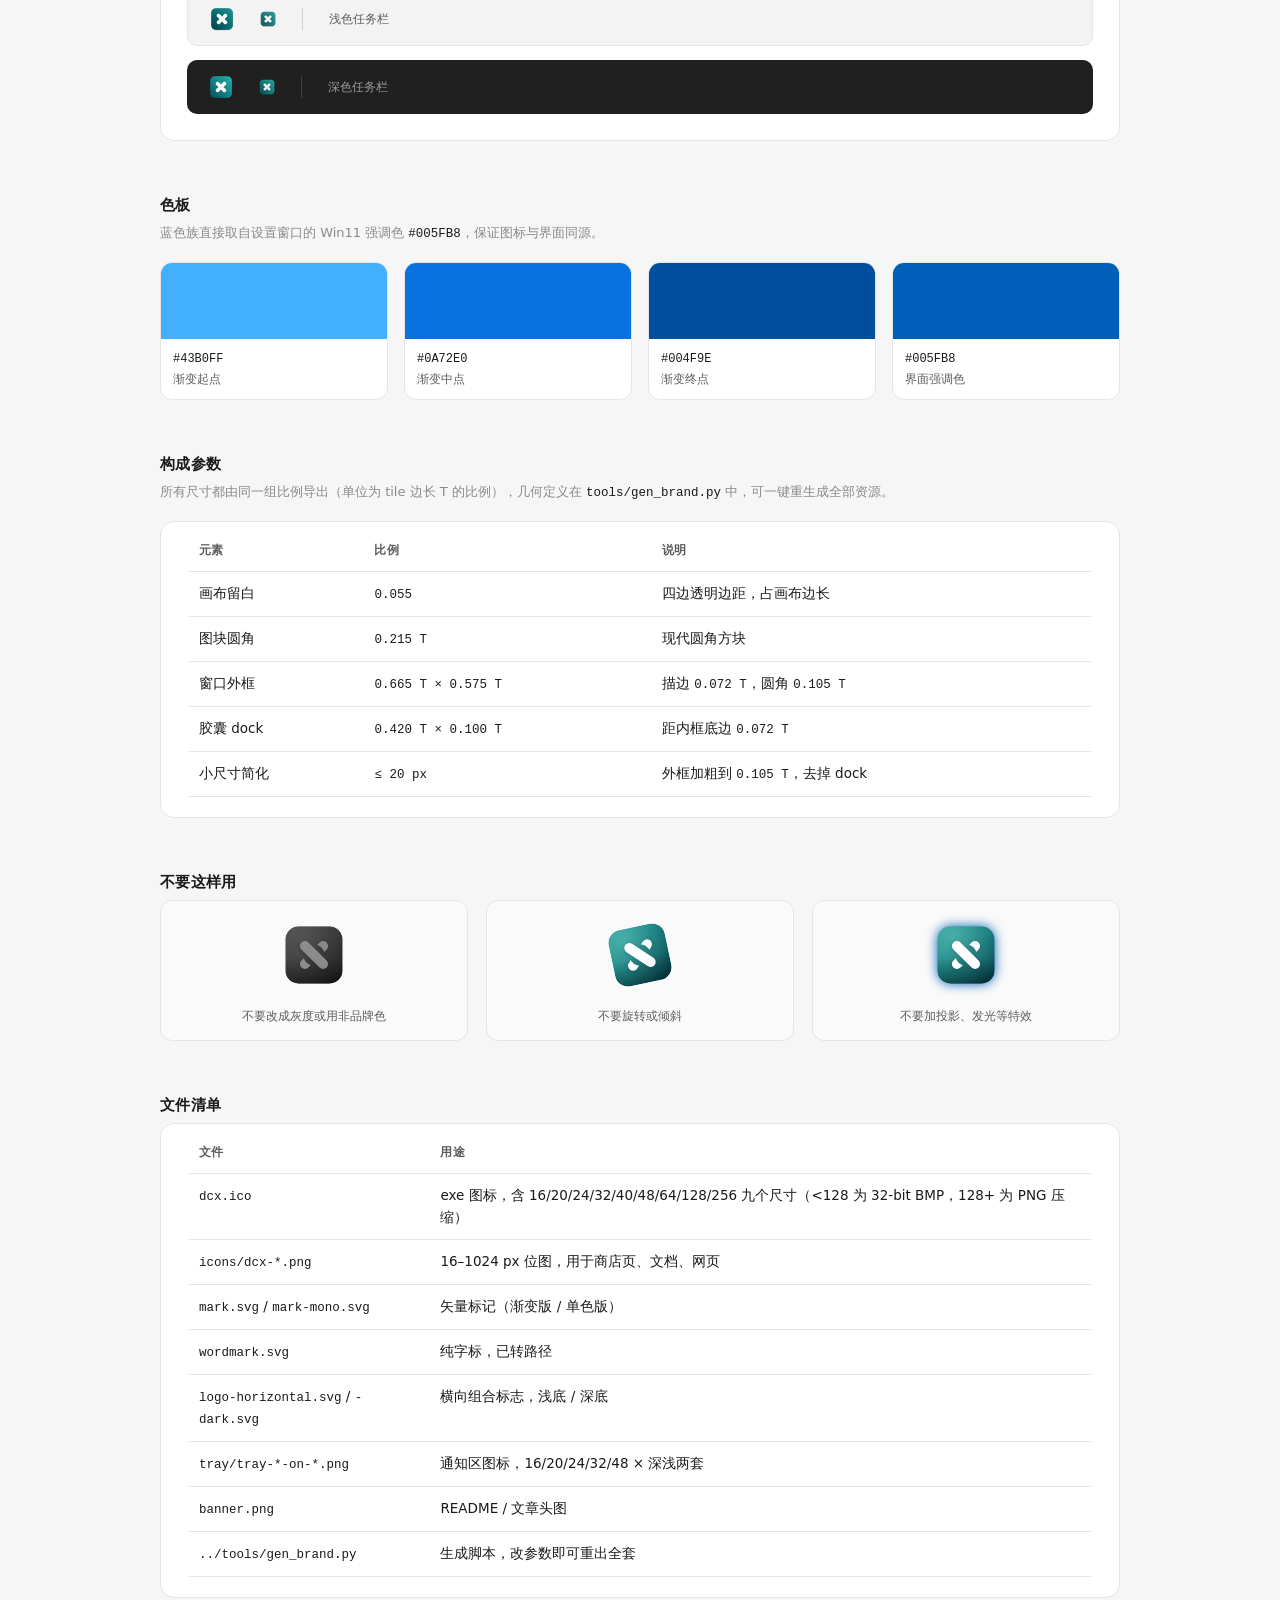
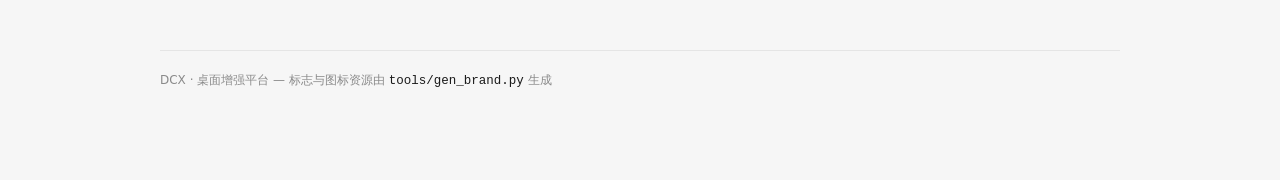
<file: brand/preview.html>
<!DOCTYPE html>
<html lang="zh-CN">
<head>
<meta charset="utf-8">
<title>DCX · 品牌资源</title>
<style>
  :root{
    --ink:#1a1a1a; --ink-2:#5d5d5d; --ink-3:#8a8a8a;
    --line:#e5e5e5; --card:#ffffff; --bg:#f6f6f6;
    --accent:#005fb8; --accent-soft:#e8f1fb;
    --font:"Segoe UI Variable Display","Segoe UI","Microsoft YaHei UI","Microsoft YaHei",system-ui,sans-serif;
  }
  *{box-sizing:border-box}
  body{margin:0;background:var(--bg);color:var(--ink);font-family:var(--font);
       -webkit-font-smoothing:antialiased;line-height:1.6}
  .wrap{max-width:1040px;margin:0 auto;padding:56px 40px 96px}
  header.page{border-bottom:1px solid var(--line);padding-bottom:28px;margin-bottom:44px}
  .kicker{font-size:12px;letter-spacing:.18em;text-transform:uppercase;color:var(--ink-3);margin:0 0 10px}
  h1{font-size:34px;font-weight:600;letter-spacing:-.02em;margin:0}
  .sub{color:var(--ink-2);margin:8px 0 0;font-size:15px;max-width:60ch}
  h2{font-size:15px;font-weight:600;letter-spacing:.02em;margin:0 0 6px}
  .note{font-size:13px;color:var(--ink-3);margin:0 0 18px}
  section{margin-bottom:52px}
  .card{background:var(--card);border:1px solid var(--line);border-radius:14px;padding:36px}
  .row{display:grid;gap:20px}
  .row.two{grid-template-columns:1fr 1fr}
  .row.three{grid-template-columns:repeat(3,1fr)}
  .dark{background:#161616;border-color:#262626}
  .light{background:#fafafa;border-color:#ececec}
  .center{display:flex;align-items:center;justify-content:center}
  .pad{padding:34px 26px}
  .cap{font-size:11px;letter-spacing:.12em;text-transform:uppercase;color:var(--ink-3);margin-top:10px;text-align:center}
  .dark .cap{color:#8a8a8a}

  /* size ladder */
  .ladder{display:flex;align-items:flex-end;gap:34px;flex-wrap:wrap}
  .ladder figure{margin:0;text-align:center}
  .ladder img{display:block;image-rendering:auto}
  .ladder figcaption{font-size:11px;color:var(--ink-3);margin-top:9px;font-variant-numeric:tabular-nums}
  .zoom{display:flex;align-items:center;gap:26px;margin-top:26px;padding-top:26px;border-top:1px dashed var(--line);flex-wrap:wrap}
  .zoom figure{margin:0;text-align:center}
  .zoom img{width:96px;height:96px;image-rendering:pixelated}
  .zoom figcaption{font-size:11px;color:var(--ink-3);margin-top:6px}

  /* tray */
  .bar{display:flex;align-items:center;gap:26px;padding:0 22px;height:54px;border-radius:10px}
  .bar.l{background:#f3f3f3;border:1px solid #e5e5e5}
  .bar.d{background:#202020}
  .bar .divider{width:1px;height:22px;background:currentColor;opacity:.15}
  .bar .icon{width:16px;height:16px;opacity:.9}
  .bar .icon.lg{width:24px;height:24px;opacity:1}

  /* palette */
  .sw{display:grid;grid-template-columns:repeat(4,1fr);gap:16px}
  .chip{border-radius:12px;overflow:hidden;border:1px solid var(--line);background:#fff}
  .chip .fill{height:76px}
  .chip .meta{padding:10px 12px;font-size:12px;color:var(--ink-2)}
  .chip code{font-family:"Cascadia Mono",Consolas,monospace;font-size:12px;color:var(--ink)}

  table{width:100%;border-collapse:collapse;font-size:13.5px}
  th,td{text-align:left;padding:11px 10px;border-bottom:1px solid var(--line);vertical-align:top}
  th{font-weight:600;color:var(--ink-2);font-size:12px;letter-spacing:.04em;text-transform:uppercase}
  td code,.mono{font-family:"Cascadia Mono",Consolas,monospace;font-size:12.5px;color:var(--ink)}
  td.dim{color:var(--ink-3)}
  .dont{display:grid;grid-template-columns:repeat(3,1fr);gap:18px;margin-top:6px}
  .dont figure{margin:0;text-align:center;background:#fafafa;border:1px solid var(--line);border-radius:12px;padding:22px 12px 14px}
  .dont img{height:64px}
  .dont figcaption{font-size:12px;color:var(--ink-2);margin-top:12px}
  footer{border-top:1px solid var(--line);padding-top:20px;color:var(--ink-3);font-size:12px}
</style>
</head>
<body>
<div class="wrap">

  <header class="page">
    <p class="kicker">Brand assets · v0.1</p>
    <h1>DCX 品牌资源</h1>
    <p class="sub">标记语义：一扇窗口，底部浮着一条胶囊 dock —— 这正是 DCX 在做的事：接管 Explorer 外壳，把任务栏重塑成胶囊。应用图标、托盘图标与矢量标志均从同一套几何参数导出。</p>
  </header>

  <section>
    <h2>主标志</h2>
    <p class="note">横向组合：标记 + 自绘几何字标。字标已转为路径，不依赖任何系统字体。</p>
    <div class="row two">
      <div class="card light center pad">
        <img src="logo-horizontal.svg" alt="DCX logo" style="width:100%;max-width:320px">
      </div>
      <div class="card dark center pad">
        <img src="logo-horizontal-dark.svg" alt="DCX logo dark" style="width:100%;max-width:320px">
      </div>
    </div>
  </section>

  <section>
    <h2>标记变体</h2>
    <p class="note">彩色用于应用图标；单色版用于单色印刷、水印与需要跟随文字颜色的场景。</p>
    <div class="row three">
      <div class="card light center pad"><img src="mark.svg" style="width:120px" alt="mark"></div>
      <div class="card dark center pad"><img src="mark.svg" style="width:120px" alt="mark"></div>
      <div class="card center pad"><img src="mark-mono.svg" style="width:120px;color:#005fb8" alt="mono"></div>
    </div>
    <div class="row three" style="margin-top:0">
      <div class="cap">主标记 · 浅底</div>
      <div class="cap">主标记 · 深底</div>
      <div class="cap">单色（currentColor）</div>
    </div>
  </section>

  <section>
    <h2>尺寸阶梯</h2>
    <p class="note">16 / 20 px 使用简化版：去掉内部胶囊、加粗外框——否则三个白区在 20px 会糊成一团。这也是写进 <span class="mono">dcx.ico</span> 的实际内容。</p>
    <div class="card">
      <div class="ladder">
        <figure><img src="icons/dcx-16.png" width="16" height="16" alt=""><figcaption>16</figcaption></figure>
        <figure><img src="icons/dcx-24.png" width="24" height="24" alt=""><figcaption>24</figcaption></figure>
        <figure><img src="icons/dcx-32.png" width="32" height="32" alt=""><figcaption>32</figcaption></figure>
        <figure><img src="icons/dcx-48.png" width="48" height="48" alt=""><figcaption>48</figcaption></figure>
        <figure><img src="icons/dcx-64.png" width="64" height="64" alt=""><figcaption>64</figcaption></figure>
        <figure><img src="icons/dcx-96.png" width="96" height="96" alt=""><figcaption>96</figcaption></figure>
        <figure><img src="icons/dcx-128.png" width="128" height="128" alt=""><figcaption>128</figcaption></figure>
      </div>
      <div class="zoom">
        <figure><img src="icons/dcx-16.png" alt=""><figcaption>16 → 6×</figcaption></figure>
        <figure><img src="icons/dcx-20.png" alt=""><figcaption>20 → 6×</figcaption></figure>
        <figure><img src="icons/dcx-24.png" alt=""><figcaption>24 → 6×</figcaption></figure>
        <figure><img src="icons/dcx-32.png" alt=""><figcaption>32 → 3×</figcaption></figure>
      </div>
    </div>
  </section>

  <section>
    <h2>托盘图标</h2>
    <p class="note">去掉底色块，只留标记本体，才能在通知区里和系统图标并排站住。深浅两套分开提供：<span class="mono">tray-*-on-light.png</span> / <span class="mono">tray-*-on-dark.png</span>。</p>
    <div class="card" style="padding:26px">
      <div class="bar l" style="color:#1a1a1a">
        <img class="icon lg" src="tray/tray-24-on-light.png" alt="">
        <img class="icon" src="tray/tray-16-on-light.png" alt="">
        <span class="divider"></span>
        <span style="font-size:12px;color:#5d5d5d">浅色任务栏</span>
      </div>
      <div class="bar d" style="margin-top:14px;color:#fff">
        <img class="icon lg" src="tray/tray-24-on-dark.png" alt="">
        <img class="icon" src="tray/tray-16-on-dark.png" alt="">
        <span class="divider"></span>
        <span style="font-size:12px;color:#9a9a9a">深色任务栏</span>
      </div>
    </div>
  </section>

  <section>
    <h2>色板</h2>
    <p class="note">蓝色族直接取自设置窗口的 Win11 强调色 <span class="mono">#005FB8</span>，保证图标与界面同源。</p>
    <div class="sw">
      <div class="chip"><div class="fill" style="background:#43B0FF"></div><div class="meta"><code>#43B0FF</code><br>渐变起点</div></div>
      <div class="chip"><div class="fill" style="background:#0A72E0"></div><div class="meta"><code>#0A72E0</code><br>渐变中点</div></div>
      <div class="chip"><div class="fill" style="background:#004F9E"></div><div class="meta"><code>#004F9E</code><br>渐变终点</div></div>
      <div class="chip"><div class="fill" style="background:#005FB8"></div><div class="meta"><code>#005FB8</code><br>界面强调色</div></div>
    </div>
  </section>

  <section>
    <h2>构成参数</h2>
    <p class="note">所有尺寸都由同一组比例导出（单位为 tile 边长 T 的比例），几何定义在 <span class="mono">tools/gen_brand.py</span> 中，可一键重生成全部资源。</p>
    <div class="card" style="padding:8px 28px 20px">
      <table>
        <tr><th>元素</th><th>比例</th><th>说明</th></tr>
        <tr><td>画布留白</td><td><code>0.055</code></td><td>四边透明边距，占画布边长</td></tr>
        <tr><td>图块圆角</td><td><code>0.215 T</code></td><td>现代圆角方块</td></tr>
        <tr><td>窗口外框</td><td><code>0.665 T × 0.575 T</code></td><td>描边 <code>0.072 T</code>，圆角 <code>0.105 T</code></td></tr>
        <tr><td>胶囊 dock</td><td><code>0.420 T × 0.100 T</code></td><td>距内框底边 <code>0.072 T</code></td></tr>
        <tr><td>小尺寸简化</td><td><code>≤ 20 px</code></td><td>外框加粗到 <code>0.105 T</code>，去掉 dock</td></tr>
      </table>
    </div>
  </section>

  <section>
    <h2>不要这样用</h2>
    <div class="dont">
      <figure><img src="mark.svg" style="filter:saturate(0) brightness(.55)"><figcaption>不要改成灰度或用非品牌色</figcaption></figure>
      <figure><img src="mark.svg" style="transform:rotate(-12deg)"><figcaption>不要旋转或倾斜</figcaption></figure>
      <figure><img src="mark.svg" style="filter:blur(.4px) drop-shadow(0 0 6px #005fb8)"><figcaption>不要加投影、发光等特效</figcaption></figure>
    </div>
  </section>

  <section>
    <h2>文件清单</h2>
    <div class="card" style="padding:8px 28px 20px">
      <table>
        <tr><th>文件</th><th>用途</th></tr>
        <tr><td><code>dcx.ico</code></td><td>exe 图标，含 16/20/24/32/40/48/64/128/256 九个尺寸（&lt;128 为 32-bit BMP，128+ 为 PNG 压缩）</td></tr>
        <tr><td><code>icons/dcx-*.png</code></td><td>16–1024 px 位图，用于商店页、文档、网页</td></tr>
        <tr><td><code>mark.svg</code> / <code>mark-mono.svg</code></td><td>矢量标记（渐变版 / 单色版）</td></tr>
        <tr><td><code>wordmark.svg</code></td><td>纯字标，已转路径</td></tr>
        <tr><td><code>logo-horizontal.svg</code> / <code>-dark.svg</code></td><td>横向组合标志，浅底 / 深底</td></tr>
        <tr><td><code>tray/tray-*-on-*.png</code></td><td>通知区图标，16/20/24/32/48 × 深浅两套</td></tr>
        <tr><td><code>banner.png</code></td><td>README / 文章头图</td></tr>
        <tr><td><code>../tools/gen_brand.py</code></td><td>生成脚本，改参数即可重出全套</td></tr>
      </table>
    </div>
  </section>

  <footer>DCX · 桌面增强平台 — 标志与图标资源由 <span class="mono">tools/gen_brand.py</span> 生成</footer>
</div>
</body>
</html>
</file>
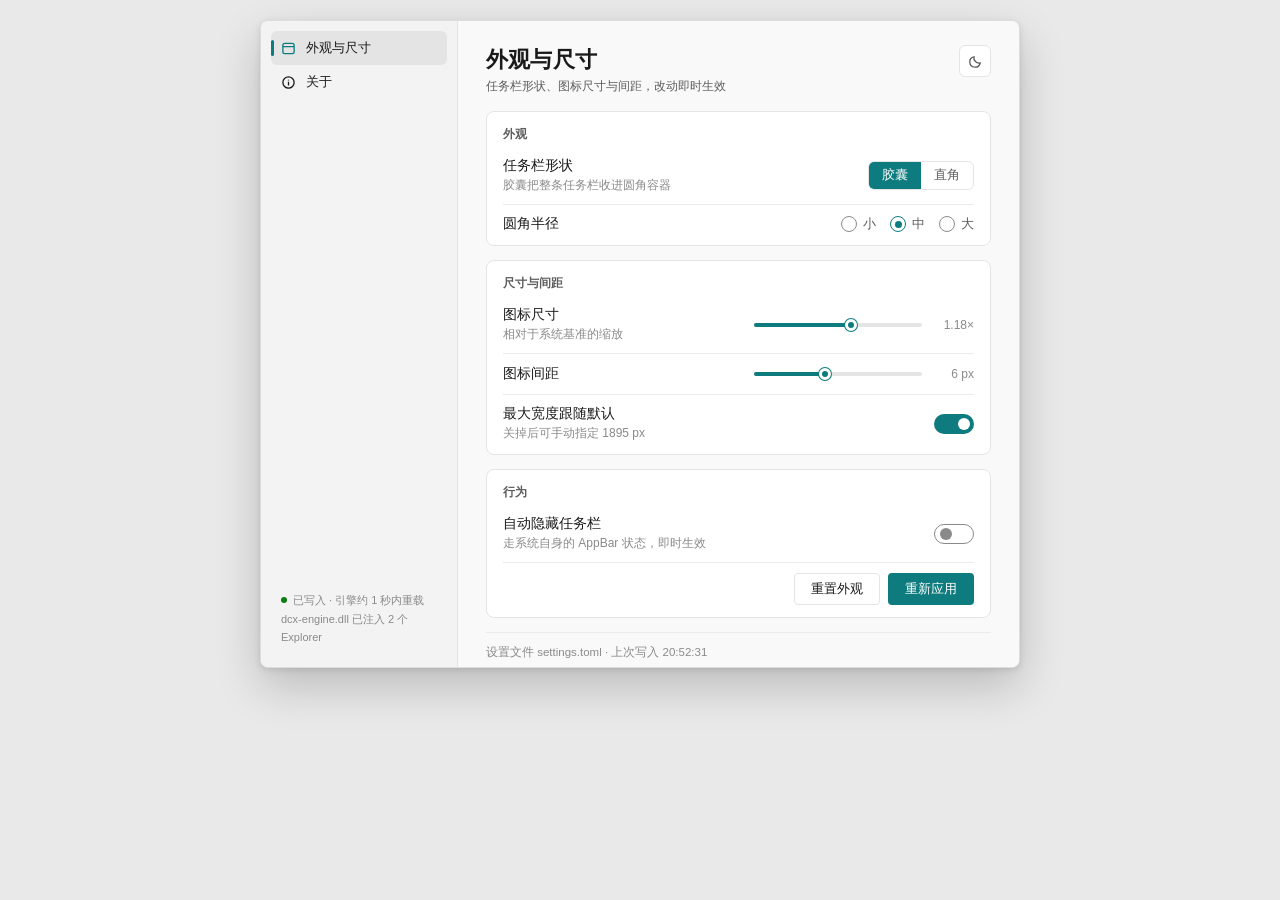
<file: brand/settings-preview.html>
<!DOCTYPE html>
<html lang="zh-CN">
<head>
<meta charset="utf-8">
<title>DCX 设置窗口 · 深青强调色</title>
<style>
  :root{
    --bg:#F3F3F3; --content:#F9F9F9; --card:#FFFFFF;
    --line:#E5E5E5; --sep:#EBEBEB;
    --ink:#1A1A1A; --ink-2:#5D5D5D; --ink-3:#8A8A8A;
    --accent:#0E7C7E; --accent-soft:#E4F2F1;
    --track:#E5E5E5; --hover:#F7F7F7;
  }
  *{box-sizing:border-box}
  html,body{margin:0;padding:0;background:#E9E9E9}
  body{
    font-family:"Segoe UI Variable Text","Segoe UI","Microsoft YaHei UI","Microsoft YaHei",sans-serif;
    -webkit-font-smoothing:antialiased;color:var(--ink);
    display:flex;justify-content:center;padding:20px;
  }
  .win{
    width:760px;height:648px;background:var(--bg);border-radius:8px;overflow:hidden;
    display:flex;box-shadow:0 18px 46px rgba(0,0,0,.20),0 2px 6px rgba(0,0,0,.10);
    border:1px solid #DDD;
  }

  /* ---- sidebar ---- */
  .side{width:196px;flex:none;background:var(--bg);padding:10px;display:flex;flex-direction:column;position:relative}
  .nav{display:flex;align-items:center;gap:10px;height:34px;padding:0 10px;border-radius:6px;
       font-size:13px;color:var(--ink);position:relative}
  .nav.sel{background:#E4E4E4}
  .nav.sel::before{content:"";position:absolute;left:0;top:9px;bottom:9px;width:3px;
       border-radius:2px;background:var(--accent)}
  .nav svg{width:15px;height:15px;flex:none}
  .nav.sel svg{stroke:var(--accent)}
  .status{margin-top:auto;padding:8px 10px 10px;font-size:11px;color:var(--ink-3);line-height:1.7}
  .status .line{display:flex;align-items:center;gap:6px}
  .dot{width:6px;height:6px;border-radius:50%;background:#0F7B0F;flex:none}

  /* ---- content ---- */
  .main{flex:1;background:var(--content);border-left:1px solid var(--line);
        padding:24px 28px 18px;display:flex;flex-direction:column;overflow:hidden}
  .head{display:flex;align-items:flex-start;justify-content:space-between;margin-bottom:16px}
  h1{margin:0;font-size:22px;font-weight:600;letter-spacing:.01em}
  .sub{margin:3px 0 0;font-size:12px;color:var(--ink-2)}
  .round{width:32px;height:32px;border-radius:6px;border:1px solid var(--line);
         background:var(--card);display:grid;place-items:center;color:var(--ink-2)}

  .card{background:var(--card);border:1px solid var(--line);border-radius:8px;
        padding:2px 16px;margin-bottom:14px}
  .card h2{margin:12px 0 4px;font-size:12px;font-weight:600;color:var(--ink-2)}
  .row{display:flex;align-items:center;gap:14px;padding:10px 0;border-top:1px solid var(--sep)}
  .card h2 + .row{border-top:0}
  .row .txt{flex:1;min-width:0}
  .row .t{font-size:13.5px;line-height:1.35}
  .row .d{font-size:12px;color:var(--ink-3);margin-top:2px;line-height:1.4}

  /* segmented */
  .seg{display:flex;border:1px solid var(--line);border-radius:6px;overflow:hidden;background:var(--card)}
  .seg span{font-size:12.5px;padding:5px 13px;color:var(--ink-2)}
  .seg span.on{background:var(--accent);color:#fff}

  /* switch 40x20 */
  .sw{width:40px;height:20px;border-radius:10px;position:relative;flex:none}
  .sw.on{background:var(--accent)}
  .sw.off{background:var(--card);border:1px solid #8A8A8A}
  .sw i{position:absolute;top:50%;transform:translateY(-50%);width:12px;height:12px;
        border-radius:50%;background:#fff;display:block}
  .sw.on i{right:4px}
  .sw.off i{left:5px;background:#8A8A8A}

  /* slider */
  .sl{width:168px;position:relative;height:20px;flex:none}
  .sl .track{position:absolute;top:8px;left:0;right:0;height:4px;border-radius:2px;background:var(--track)}
  .sl .fill{position:absolute;top:8px;left:0;height:4px;border-radius:2px;background:var(--accent)}
  .sl .thumb{position:absolute;top:4px;width:12px;height:12px;border-radius:50%;
             background:var(--accent);border:3px solid var(--card);box-shadow:0 0 0 1px var(--accent)}
  .val{font-size:12px;color:var(--ink-3);font-variant-numeric:tabular-nums;width:38px;text-align:right}

  /* radio */
  .radios{display:flex;gap:14px}
  .rad{display:flex;align-items:center;gap:6px;font-size:12.5px;color:var(--ink-2)}
  .rad i{width:16px;height:16px;border-radius:50%;border:1.5px solid #8A8A8A;display:block;position:relative}
  .rad.on i{border-color:var(--accent)}
  .rad.on i::after{content:"";position:absolute;inset:3.5px;border-radius:50%;background:var(--accent)}

  /* buttons */
  .btn{height:32px;padding:0 16px;border-radius:4px;font-size:13px;display:inline-flex;
       align-items:center;gap:6px;border:1px solid transparent;cursor:default}
  .btn.primary{background:var(--accent);color:#fff}
  .btn.ghost{background:var(--card);border-color:var(--line);color:var(--ink)}
  .foot{margin-top:auto;display:flex;gap:10px;align-items:center;padding-top:12px;
        border-top:1px solid var(--sep);font-size:11.5px;color:var(--ink-3)}
</style>
</head>
<body>
<div class="win">
  <div class="side">
    <div class="nav sel">
      <svg viewBox="0 0 16 16" fill="none" stroke="currentColor" stroke-width="1.4">
        <rect x="2" y="2.5" width="12" height="11" rx="2"/><path d="M2 6h12"/>
      </svg>
      外观与尺寸
    </div>
    <div class="nav">
      <svg viewBox="0 0 16 16" fill="none" stroke="currentColor" stroke-width="1.4">
        <circle cx="8" cy="8" r="6"/><path d="M8 7.2v4M8 5v.9"/>
      </svg>
      关于
    </div>
    <div class="status">
      <div class="line"><span class="dot"></span>已写入 · 引擎约 1 秒内重载</div>
      <div>dcx-engine.dll 已注入 2 个 Explorer</div>
    </div>
  </div>

  <div class="main">
    <div class="head">
      <div>
        <h1>外观与尺寸</h1>
        <p class="sub">任务栏形状、图标尺寸与间距，改动即时生效</p>
      </div>
      <div class="round">
        <svg width="15" height="15" viewBox="0 0 16 16" fill="none" stroke="currentColor" stroke-width="1.4">
          <path d="M13 9.6A5.6 5.6 0 0 1 6.4 3a5.6 5.6 0 1 0 6.6 6.6Z"/>
        </svg>
      </div>
    </div>

    <div class="card">
      <h2>外观</h2>
      <div class="row">
        <div class="txt">
          <div class="t">任务栏形状</div>
          <div class="d">胶囊把整条任务栏收进圆角容器</div>
        </div>
        <div class="seg"><span class="on">胶囊</span><span>直角</span></div>
      </div>
      <div class="row">
        <div class="txt"><div class="t">圆角半径</div></div>
        <div class="radios">
          <div class="rad"><i></i>小</div>
          <div class="rad on"><i></i>中</div>
          <div class="rad"><i></i>大</div>
        </div>
      </div>
    </div>

    <div class="card">
      <h2>尺寸与间距</h2>
      <div class="row">
        <div class="txt"><div class="t">图标尺寸</div><div class="d">相对于系统基准的缩放</div></div>
        <div class="sl">
          <div class="track"></div>
          <div class="fill" style="width:58%"></div>
          <div class="thumb" style="left:calc(58% - 6px)"></div>
        </div>
        <div class="val">1.18×</div>
      </div>
      <div class="row">
        <div class="txt"><div class="t">图标间距</div></div>
        <div class="sl">
          <div class="track"></div>
          <div class="fill" style="width:42%"></div>
          <div class="thumb" style="left:calc(42% - 6px)"></div>
        </div>
        <div class="val">6 px</div>
      </div>
      <div class="row">
        <div class="txt">
          <div class="t">最大宽度跟随默认</div>
          <div class="d">关掉后可手动指定 1895 px</div>
        </div>
        <div class="sw on"><i></i></div>
      </div>
    </div>

    <div class="card">
      <h2>行为</h2>
      <div class="row">
        <div class="txt">
          <div class="t">自动隐藏任务栏</div>
          <div class="d">走系统自身的 AppBar 状态，即时生效</div>
        </div>
        <div class="sw off"><i></i></div>
      </div>
      <div class="row" style="justify-content:flex-end;gap:8px">
        <div class="btn ghost">重置外观</div>
        <div class="btn primary">重新应用</div>
      </div>
    </div>

    <div class="foot">设置文件 settings.toml · 上次写入 20:52:31</div>
  </div>
</div>
</body>
</html>
</file>
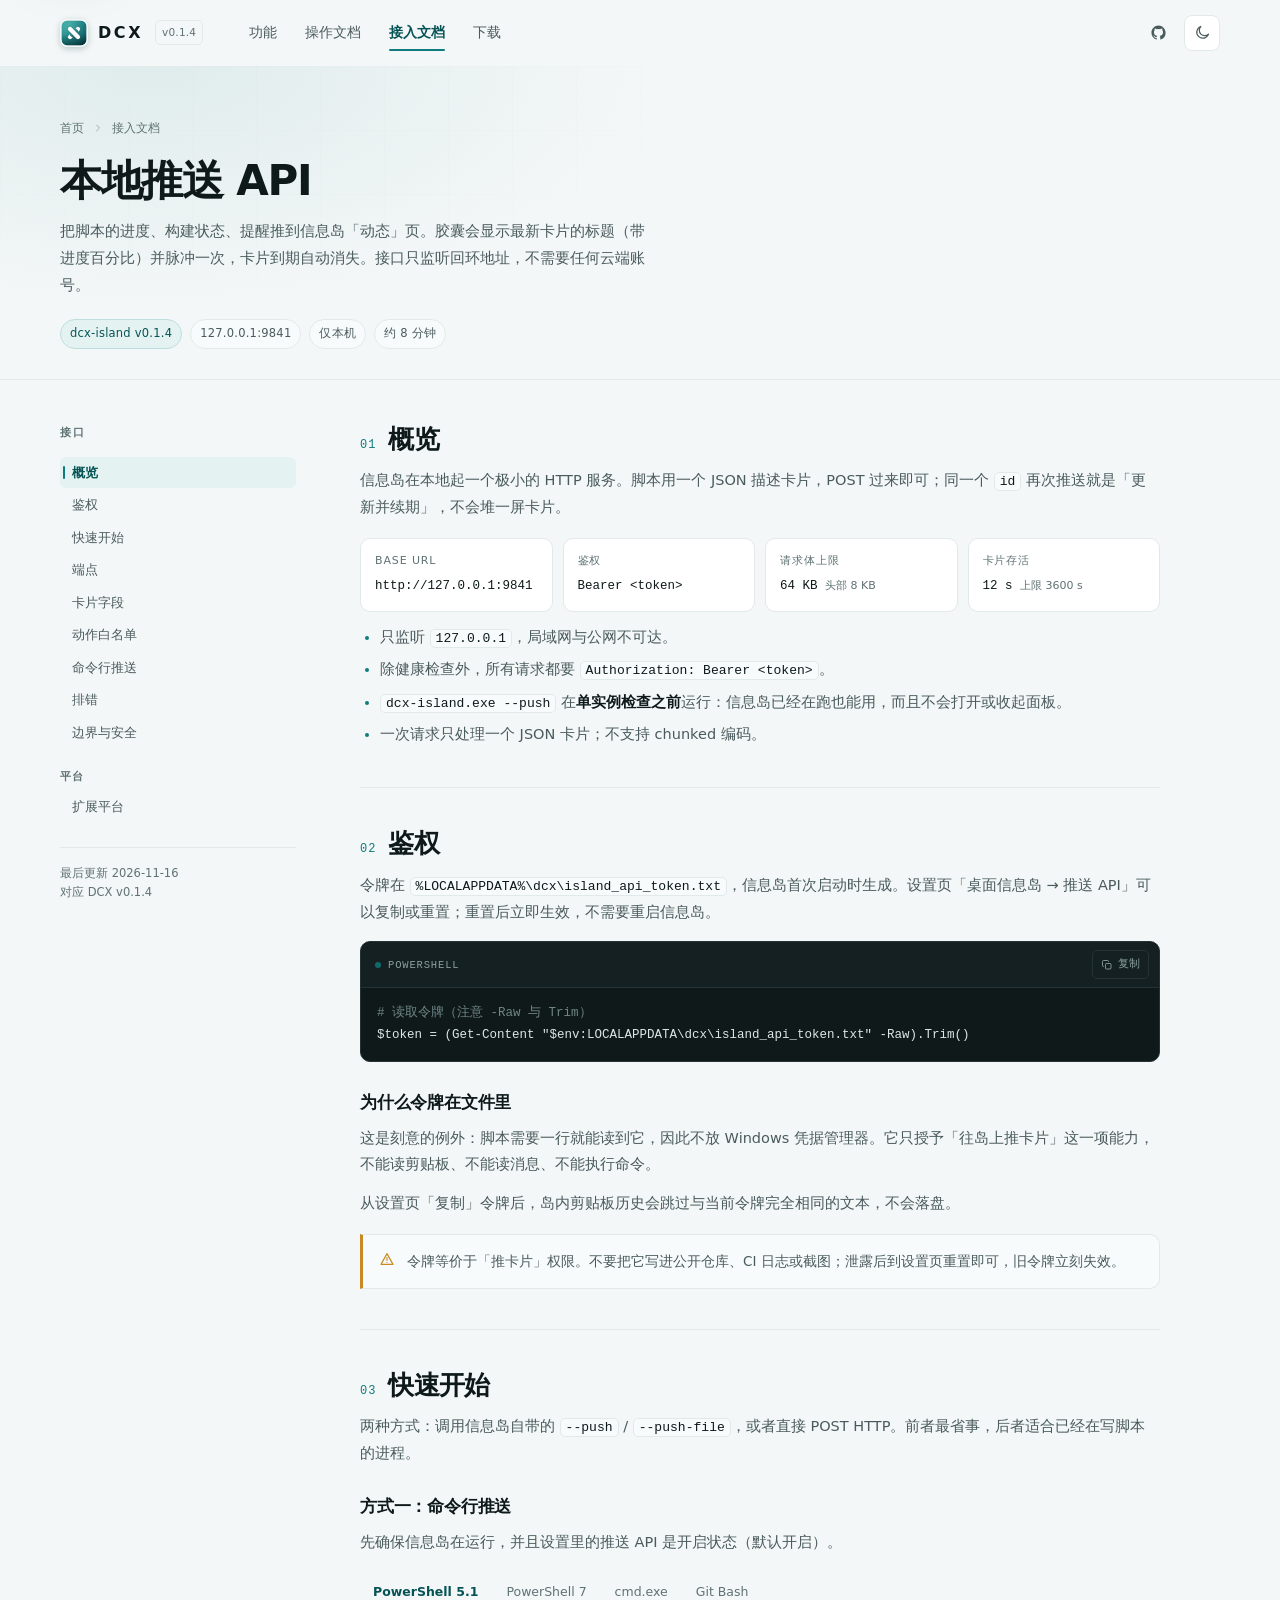
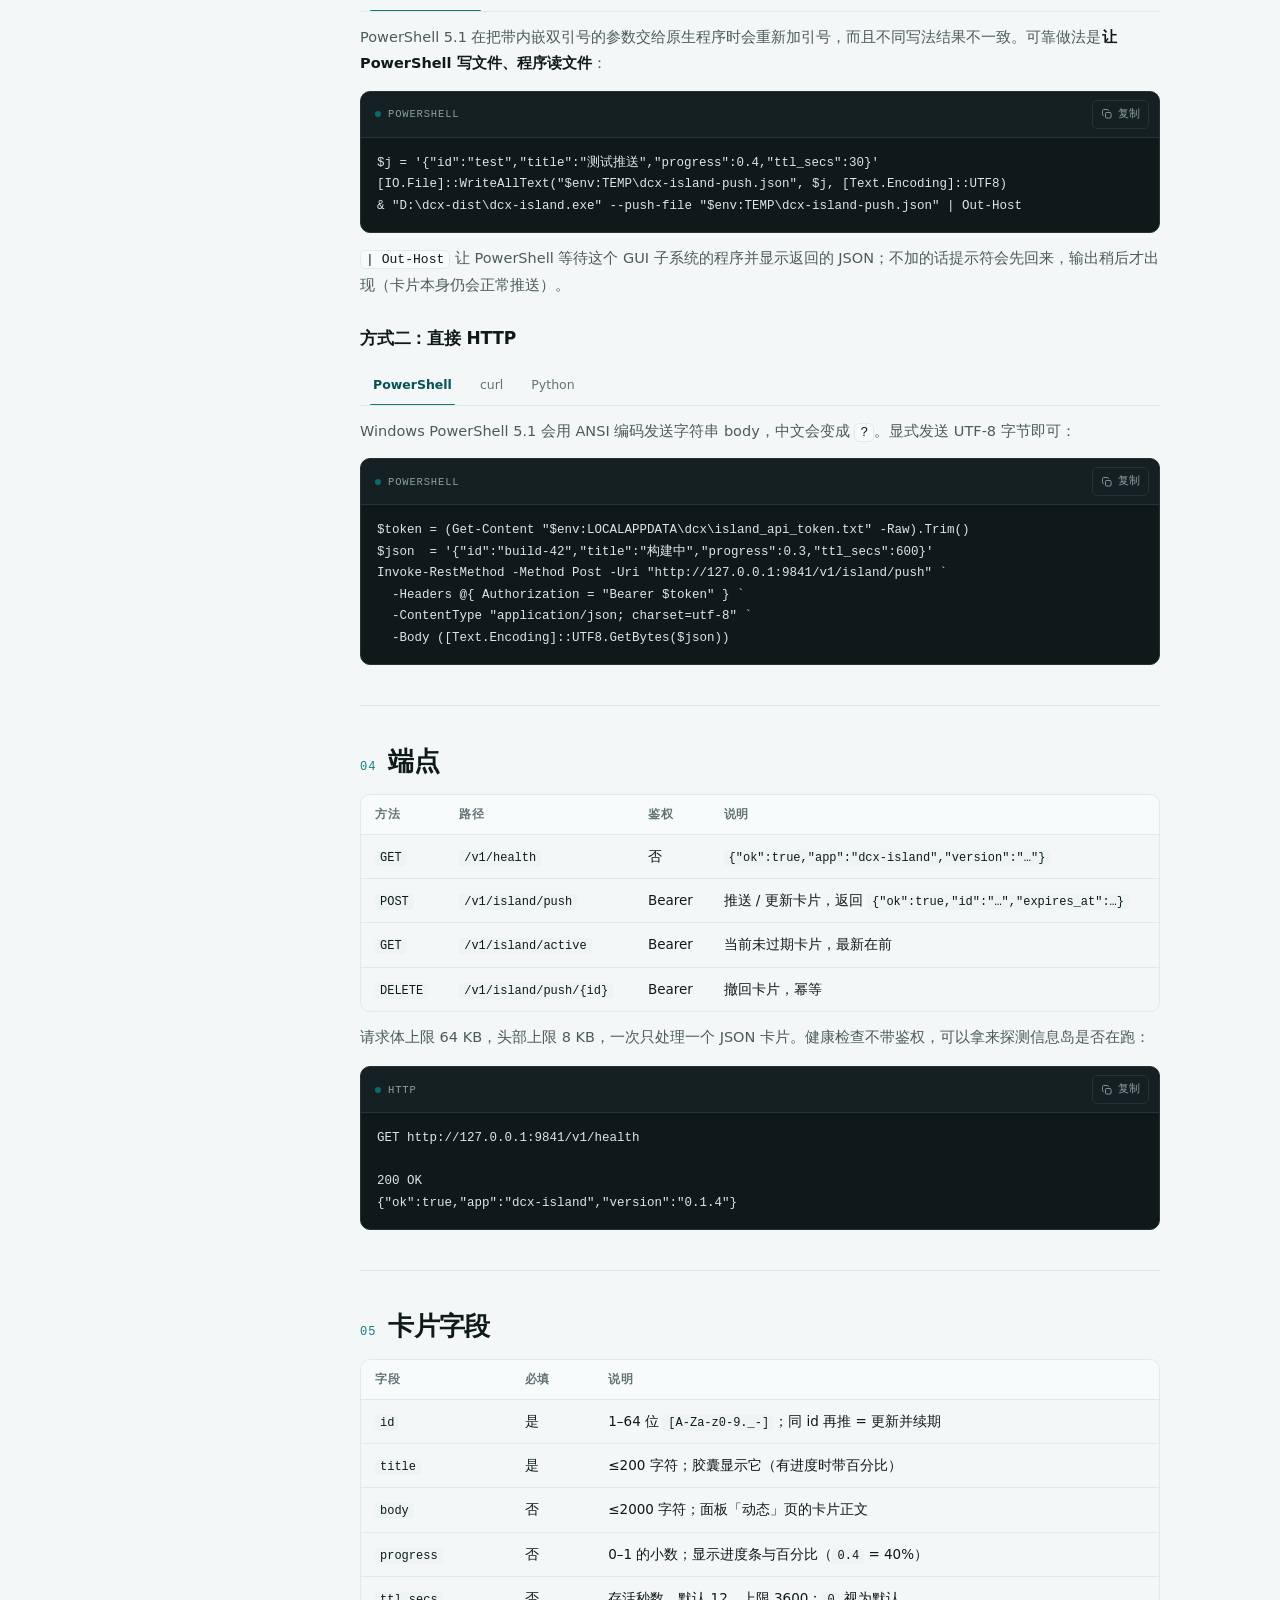
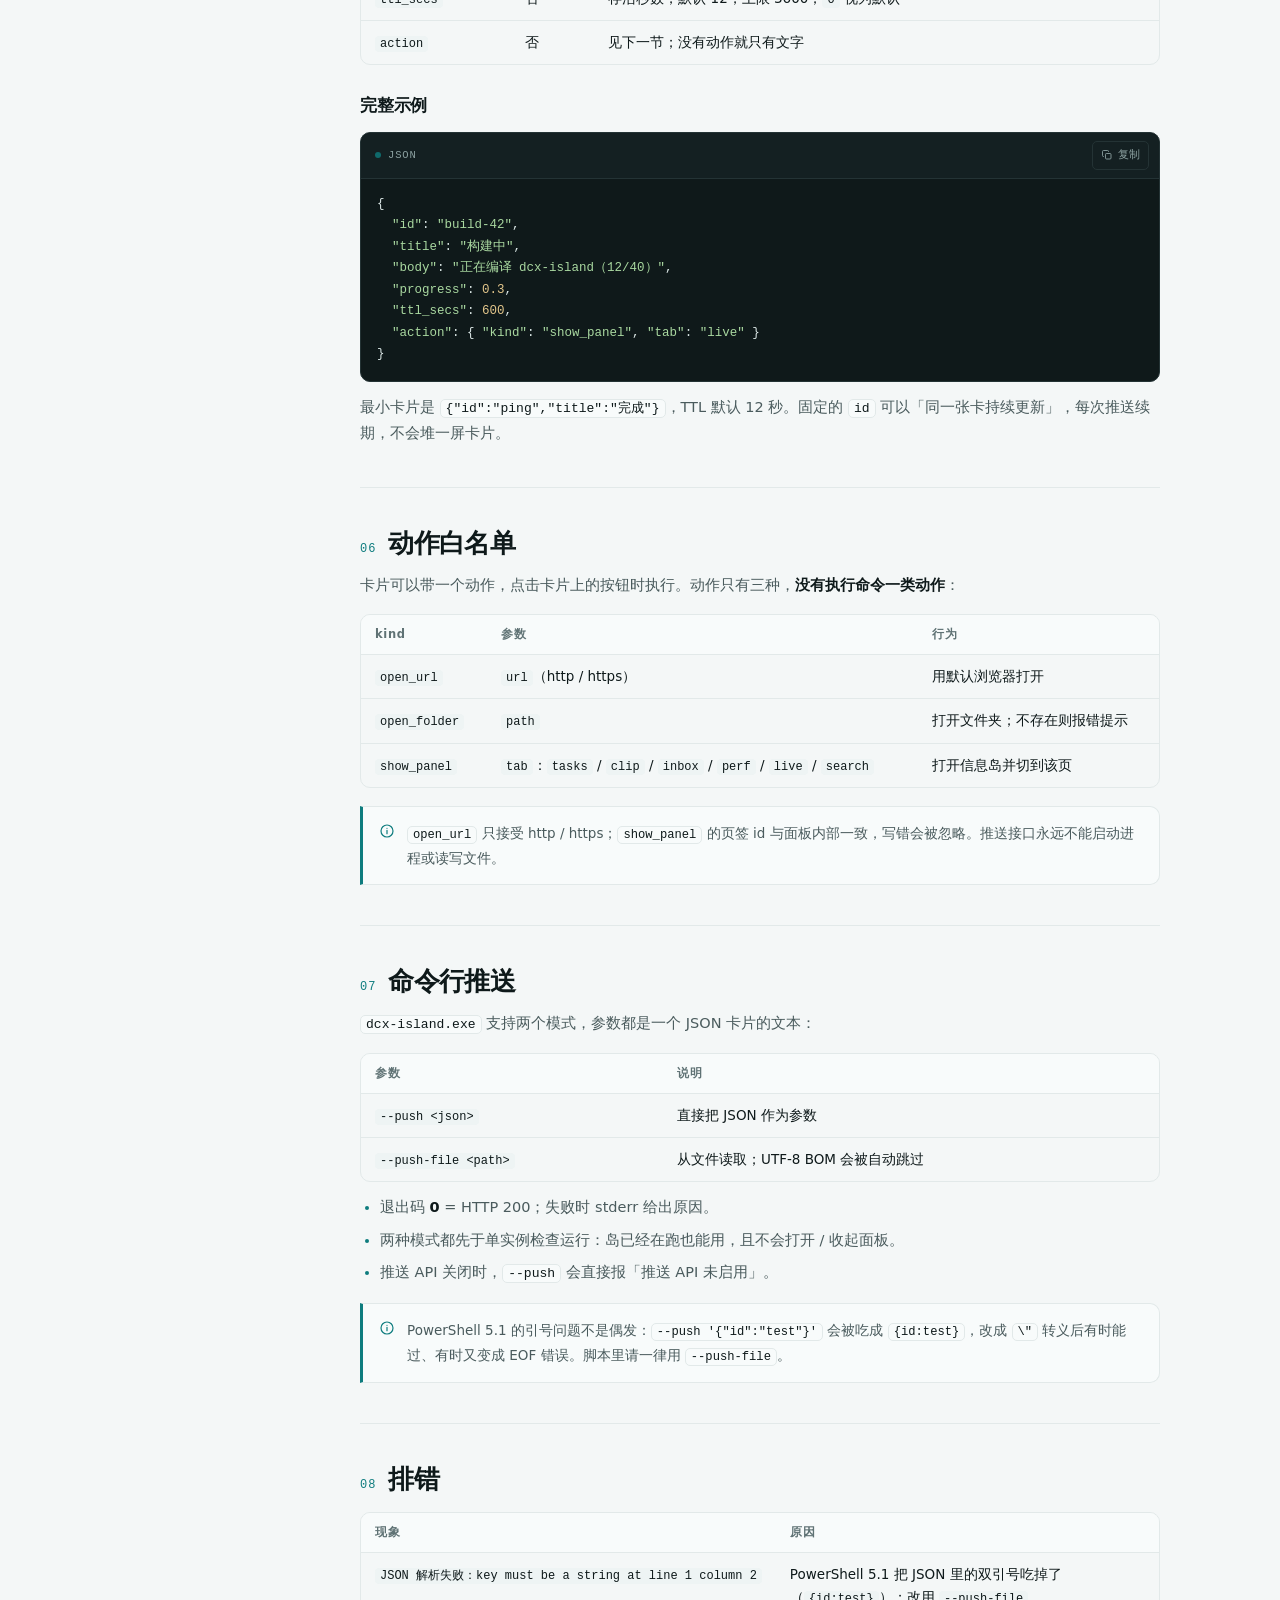
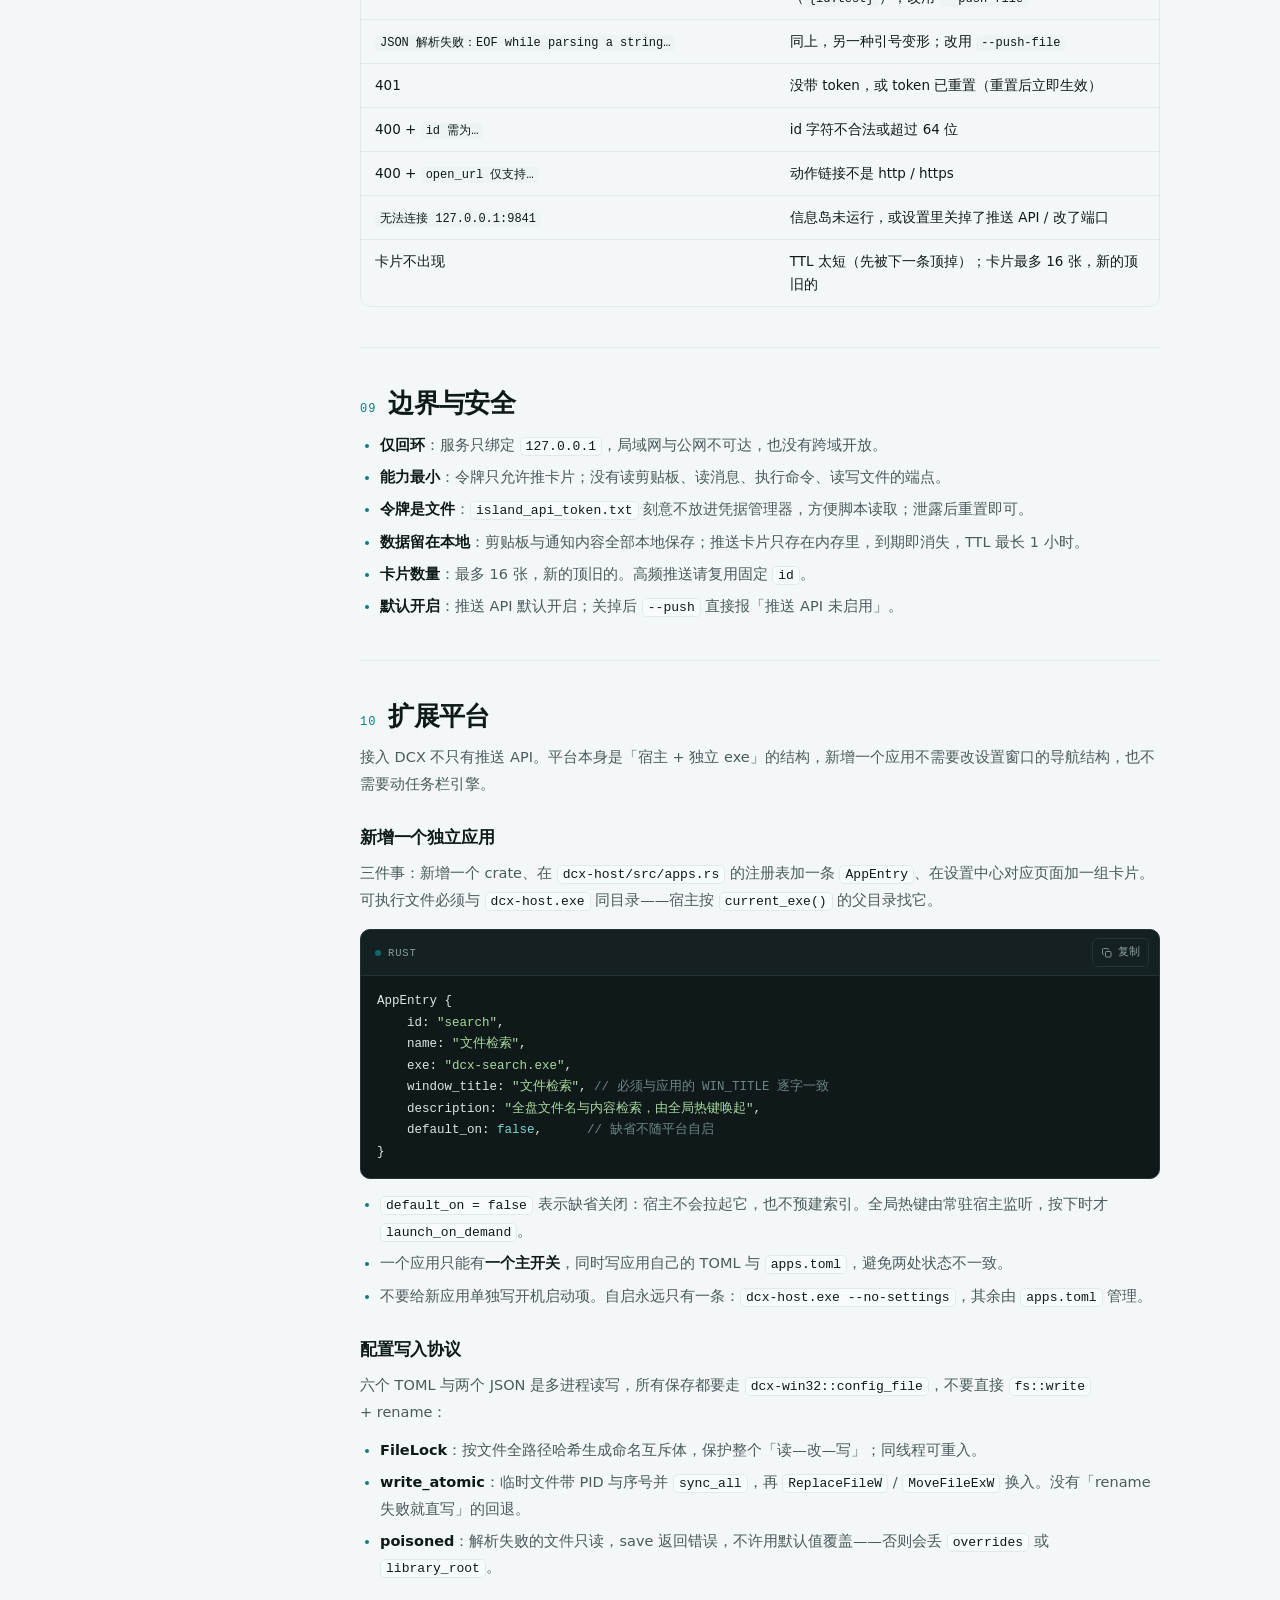
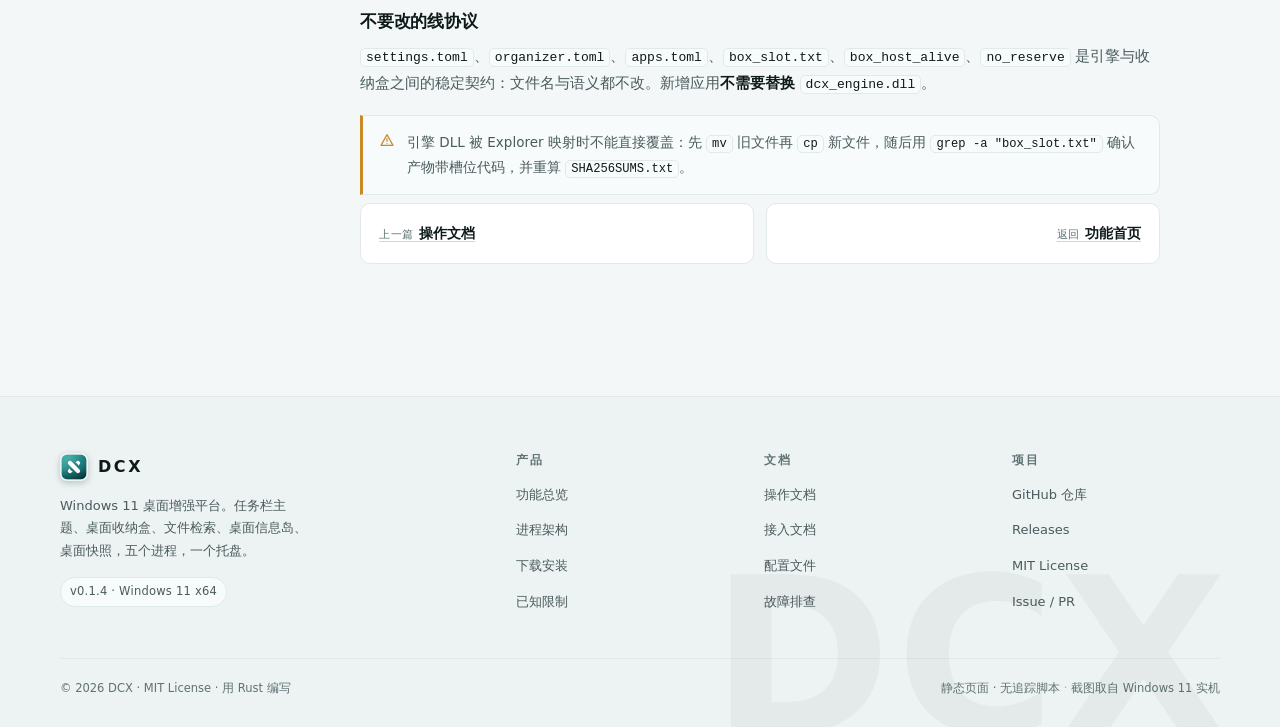
<file: site/api.html>
<!DOCTYPE html>
<html lang="zh-CN" data-theme="light">
<head>
<meta charset="utf-8">
<meta name="viewport" content="width=device-width, initial-scale=1">
<title>接入文档 · 本地推送 API — DCX</title>
<meta name="description" content="把脚本的进度、构建状态与提醒推到 DCX 桌面信息岛：本地 HTTP + Bearer 令牌，仅监听 127.0.0.1。含端点、字段、动作白名单、多语言示例与平台扩展接入。">
<meta property="og:title" content="DCX 接入文档 · 本地推送 API">
<meta property="og:description" content="POST http://127.0.0.1:9841/v1/island/push，把脚本状态推到信息岛「动态」页。">
<meta name="theme-color" content="#f4f7f7" media="(prefers-color-scheme: light)">
<meta name="theme-color" content="#0a1011" media="(prefers-color-scheme: dark)">
<link rel="icon" href="assets/img/mark.svg" type="image/svg+xml">
<link rel="icon" href="assets/img/icon-32.png" sizes="32x32" type="image/png">
<link rel="apple-touch-icon" href="assets/img/icon-256.png">
<script>
  (function () {
    try {
      var q = new URLSearchParams(location.search).get("theme");
      var s = localStorage.getItem("dcx-theme");
      var t = (q === "light" || q === "dark") ? q : (s === "light" || s === "dark") ? s
        : (window.matchMedia("(prefers-color-scheme: dark)").matches ? "dark" : "light");
      document.documentElement.setAttribute("data-theme", t);
      document.documentElement.style.colorScheme = t;
    } catch (e) {
      document.documentElement.setAttribute("data-theme", "light");
    }
  })();
</script>
<link rel="stylesheet" href="assets/css/site.css?v=20261108i">
</head>
<body>
<div class="scroll-progress" data-progress aria-hidden="true"></div>
<a class="skip-link" href="#main">跳到主要内容</a>

<header class="site-header">
  <div class="header-inner">
    <a class="brand" href="index.html" aria-label="DCX 首页">
      <img src="assets/img/mark.svg" alt="" width="28" height="28">
      <span class="brand-name">DCX</span>
      <span class="brand-ver">v0.1.4</span>
    </a>
    <nav class="site-nav" aria-label="主导航">
      <a href="index.html#features">功能</a>
      <a href="docs.html">操作文档</a>
      <a href="api.html" class="is-active" aria-current="page">接入文档</a>
      <a href="index.html#download">下载</a>
    </nav>
    <div class="header-actions">
      <a class="icon-btn" href="https://github.com/gggaiitx/dcx" target="_blank" rel="noopener" aria-label="GitHub 仓库">
        <svg width="17" height="17" viewBox="0 0 24 24" fill="currentColor" aria-hidden="true"><path d="M12 2C6.48 2 2 6.58 2 12.25c0 4.53 2.87 8.37 6.84 9.73.5.1.68-.22.68-.49 0-.24-.01-1.05-.01-1.9-2.78.62-3.37-1.21-3.37-1.21-.45-1.18-1.11-1.49-1.11-1.49-.91-.64.07-.62.07-.62 1 .07 1.53 1.06 1.53 1.06.89 1.57 2.34 1.12 2.91.85.09-.66.35-1.12.63-1.37-2.22-.26-4.56-1.14-4.56-5.07 0-1.12.39-2.03 1.03-2.75-.1-.26-.45-1.3.1-2.71 0 0 .84-.28 2.75 1.05a9.36 9.36 0 0 1 5 0c1.91-1.33 2.75-1.05 2.75-1.05.55 1.41.2 2.45.1 2.71.64.72 1.03 1.63 1.03 2.75 0 3.94-2.34 4.8-4.57 5.06.36.32.68.94.68 1.9 0 1.37-.01 2.47-.01 2.81 0 .27.18.6.69.49A10.02 10.02 0 0 0 22 12.25C22 6.58 17.52 2 12 2Z"/></svg>
      </a>
      <button class="theme-toggle" type="button" data-theme-toggle aria-label="切换主题" aria-pressed="false">
        <svg class="i-sun" width="17" height="17" viewBox="0 0 24 24" fill="none" stroke="currentColor" stroke-width="1.7" stroke-linecap="round" aria-hidden="true"><circle cx="12" cy="12" r="4.2"/><path d="M12 2.6v2.2M12 19.2v2.2M2.6 12h2.2M19.2 12h2.2M5.3 5.3l1.6 1.6M17.1 17.1l1.6 1.6M18.7 5.3l-1.6 1.6M6.9 17.1l-1.6 1.6"/></svg>
        <svg class="i-moon" width="17" height="17" viewBox="0 0 24 24" fill="none" stroke="currentColor" stroke-width="1.7" stroke-linecap="round" stroke-linejoin="round" aria-hidden="true"><path d="M20.5 14.3A8.5 8.5 0 1 1 9.7 3.5a7 7 0 0 0 10.8 10.8Z"/></svg>
      </button>
      <button class="icon-btn menu-toggle" type="button" data-menu-toggle aria-label="打开导航" aria-expanded="false" aria-controls="mobileNav">
        <svg width="18" height="18" viewBox="0 0 24 24" fill="none" stroke="currentColor" stroke-width="1.8" stroke-linecap="round" aria-hidden="true"><path d="M4 7h16M4 12h16M4 17h16"/></svg>
      </button>
    </div>
  </div>
</header>

<div class="mobile-nav" id="mobileNav" data-mobile-nav>
  <a href="index.html#features">功能</a>
  <a href="docs.html">操作文档</a>
  <a href="api.html" class="is-active">接入文档</a>
  <a href="index.html#download">下载</a>
  <a href="https://github.com/gggaiitx/dcx" target="_blank" rel="noopener">GitHub 仓库</a>
</div>

<main id="main">
  <div class="doc-hero">
    <div class="wrap">
      <nav class="breadcrumb" aria-label="面包屑">
        <a href="index.html">首页</a>
        <svg width="12" height="12" viewBox="0 0 24 24" fill="none" stroke="currentColor" stroke-width="2" stroke-linecap="round" stroke-linejoin="round" aria-hidden="true"><path d="m9 6 6 6-6 6"/></svg>
        <span>接入文档</span>
      </nav>
      <h1>本地推送 API</h1>
      <p class="lede">把脚本的进度、构建状态、提醒推到信息岛「动态」页。胶囊会显示最新卡片的标题（带进度百分比）并脉冲一次，卡片到期自动消失。接口只监听回环地址，不需要任何云端账号。</p>
      <div class="doc-meta">
        <span class="pill pill-accent">dcx-island v0.1.4</span>
        <span class="pill">127.0.0.1:9841</span>
        <span class="pill">仅本机</span>
        <span class="pill">约 8 分钟</span>
      </div>
    </div>
  </div>

  <div class="wrap doc-shell">
    <aside class="doc-side" aria-label="文档目录">
      <button class="side-toggle" type="button" data-side-toggle aria-expanded="true">
        <span>本页目录</span>
        <svg width="14" height="14" viewBox="0 0 24 24" fill="none" stroke="currentColor" stroke-width="2" stroke-linecap="round" stroke-linejoin="round" aria-hidden="true"><path d="m6 9 6 6 6-6"/></svg>
      </button>
      <div class="side-body">
      <div class="side-group">
        <p class="side-title">接口</p>
        <nav class="side-nav">
          <a href="#overview">概览</a>
          <a href="#auth">鉴权</a>
          <a href="#quickstart">快速开始</a>
          <a href="#endpoints">端点</a>
          <a href="#card">卡片字段</a>
          <a href="#actions">动作白名单</a>
          <a href="#cli">命令行推送</a>
          <a href="#errors">排错</a>
          <a href="#boundaries">边界与安全</a>
        </nav>
      </div>
      <div class="side-group">
        <h3>平台</h3>
        <nav class="side-nav">
          <a href="#extend">扩展平台</a>
        </nav>
      </div>
      </div>
      <p class="side-foot">最后更新 2026-11-16<br>对应 DCX v0.1.4</p>
    </aside>

    <div class="doc-main">

      <!-- 概览 -->
      <section class="doc-section" id="overview">
        <h2><span class="num">01</span>概览<a class="anchor" href="#overview" aria-label="链接到本节">#</a></h2>
        <p>信息岛在本地起一个极小的 HTTP 服务。脚本用一个 JSON 描述卡片，POST 过来即可；同一个 <code class="code-inline">id</code> 再次推送就是「更新并续期」，不会堆一屏卡片。</p>

        <div class="facts-grid">
          <div class="fact-card">
            <div class="k">Base URL</div>
            <div class="v">http://127.0.0.1:9841</div>
          </div>
          <div class="fact-card">
            <div class="k">鉴权</div>
            <div class="v">Bearer &lt;token&gt;</div>
          </div>
          <div class="fact-card">
            <div class="k">请求体上限</div>
            <div class="v">64 KB <small>头部 8 KB</small></div>
          </div>
          <div class="fact-card">
            <div class="k">卡片存活</div>
            <div class="v">12 s <small>上限 3600 s</small></div>
          </div>
        </div>

        <ul>
          <li>只监听 <code class="code-inline">127.0.0.1</code>，局域网与公网不可达。</li>
          <li>除健康检查外，所有请求都要 <code class="code-inline">Authorization: Bearer &lt;token&gt;</code>。</li>
          <li><code class="code-inline">dcx-island.exe --push</code> 在<strong>单实例检查之前</strong>运行：信息岛已经在跑也能用，而且不会打开或收起面板。</li>
          <li>一次请求只处理一个 JSON 卡片；不支持 chunked 编码。</li>
        </ul>
      </section>

      <!-- 鉴权 -->
      <section class="doc-section" id="auth">
        <h2><span class="num">02</span>鉴权<a class="anchor" href="#auth" aria-label="链接到本节">#</a></h2>
        <p>令牌在 <code class="code-inline">%LOCALAPPDATA%\dcx\island_api_token.txt</code>，信息岛首次启动时生成。设置页「桌面信息岛 → 推送 API」可以复制或重置；重置后立即生效，不需要重启信息岛。</p>
        <div class="code" data-lang="PowerShell">
<pre><span class="c"># 读取令牌（注意 -Raw 与 Trim）</span>
$token = (Get-Content "$env:LOCALAPPDATA\dcx\island_api_token.txt" -Raw).Trim()</pre>
        </div>

        <h3>为什么令牌在文件里</h3>
        <p>这是刻意的例外：脚本需要一行就能读到它，因此不放 Windows 凭据管理器。它只授予「往岛上推卡片」这一项能力，不能读剪贴板、不能读消息、不能执行命令。</p>
        <p>从设置页「复制」令牌后，岛内剪贴板历史会跳过与当前令牌完全相同的文本，不会落盘。</p>

        <div class="callout warn">
          <svg width="16" height="16" viewBox="0 0 24 24" fill="none" stroke="currentColor" stroke-width="1.8" stroke-linecap="round" stroke-linejoin="round" aria-hidden="true"><path d="M12 4 3 20h18z"/><path d="M12 10v4M12 17h.01"/></svg>
          <p>令牌等价于「推卡片」权限。不要把它写进公开仓库、CI 日志或截图；泄露后到设置页重置即可，旧令牌立刻失效。</p>
        </div>
      </section>

      <!-- 快速开始 -->
      <section class="doc-section" id="quickstart">
        <h2><span class="num">03</span>快速开始<a class="anchor" href="#quickstart" aria-label="链接到本节">#</a></h2>
        <p>两种方式：调用信息岛自带的 <code class="code-inline">--push</code> / <code class="code-inline">--push-file</code>，或者直接 POST HTTP。前者最省事，后者适合已经在写脚本的进程。</p>

        <h3>方式一：命令行推送</h3>
        <p>先确保信息岛在运行，并且设置里的推送 API 是开启状态（默认开启）。</p>
        <div class="tabs" data-tabs data-tabs-default="ps5">
          <div class="tab-bar" role="tablist" aria-label="命令行示例">
            <button type="button" data-tab="ps5" aria-selected="true">PowerShell 5.1</button>
            <button type="button" data-tab="ps7">PowerShell 7</button>
            <button type="button" data-tab="cmd">cmd.exe</button>
            <button type="button" data-tab="bash">Git Bash</button>
          </div>
          <div class="tab-panel" data-panel="ps5" role="tabpanel">
            <p>PowerShell 5.1 在把带内嵌双引号的参数交给原生程序时会重新加引号，而且不同写法结果不一致。可靠做法是<strong>让 PowerShell 写文件、程序读文件</strong>：</p>
            <div class="code" data-lang="PowerShell">
<pre>$j = '{"id":"test","title":"测试推送","progress":0.4,"ttl_secs":30}'
[IO.File]::WriteAllText("$env:TEMP\dcx-island-push.json", $j, [Text.Encoding]::UTF8)
&amp; "D:\dcx-dist\dcx-island.exe" --push-file "$env:TEMP\dcx-island-push.json" | Out-Host</pre>
            </div>
            <p><code class="code-inline">| Out-Host</code> 让 PowerShell 等待这个 GUI 子系统的程序并显示返回的 JSON；不加的话提示符会先回来，输出稍后才出现（卡片本身仍会正常推送）。</p>
          </div>
          <div class="tab-panel" data-panel="ps7" role="tabpanel" hidden>
            <div class="code" data-lang="PowerShell">
<pre>&amp; "D:\dcx-dist\dcx-island.exe" --push '{"id":"test","title":"测试推送","progress":0.4,"ttl_secs":30}'</pre>
            </div>
            <p>PowerShell 7 可以直接用单引号传 JSON。</p>
          </div>
          <div class="tab-panel" data-panel="cmd" role="tabpanel" hidden>
            <div class="code" data-lang="cmd">
<pre>echo {"id":"test","title":"测试推送","progress":0.4} &gt; "%TEMP%\p.json"
"D:\dcx-dist\dcx-island.exe" --push-file "%TEMP%\p.json"</pre>
            </div>
            <p><code class="code-inline">--push</code> 也可以，但要把内部引号写成 <code class="code-inline">\"</code>：<code class="code-inline">--push "{\"id\":\"test\",\"title\":\"测试推送\"}"</code>。</p>
          </div>
          <div class="tab-panel" data-panel="bash" role="tabpanel" hidden>
            <div class="code" data-lang="Git Bash">
<pre>D:/dcx-dist/dcx-island.exe --push '{"id":"test","title":"测试推送","progress":0.4,"ttl_secs":30}'</pre>
            </div>
            <p>退出码 0 表示 HTTP 200；失败时 stderr 给出原因。</p>
          </div>
        </div>

        <h3>方式二：直接 HTTP</h3>
        <div class="tabs" data-tabs data-tabs-default="ps">
          <div class="tab-bar" role="tablist" aria-label="HTTP 示例">
            <button type="button" data-tab="ps" aria-selected="true">PowerShell</button>
            <button type="button" data-tab="curl">curl</button>
            <button type="button" data-tab="py">Python</button>
          </div>
          <div class="tab-panel" data-panel="ps" role="tabpanel">
            <p>Windows PowerShell 5.1 会用 ANSI 编码发送字符串 body，中文会变成 <code class="code-inline">?</code>。显式发送 UTF-8 字节即可：</p>
            <div class="code" data-lang="PowerShell">
<pre>$token = (Get-Content "$env:LOCALAPPDATA\dcx\island_api_token.txt" -Raw).Trim()
$json  = '{"id":"build-42","title":"构建中","progress":0.3,"ttl_secs":600}'
Invoke-RestMethod -Method Post -Uri "http://127.0.0.1:9841/v1/island/push" `
  -Headers @{ Authorization = "Bearer $token" } `
  -ContentType "application/json; charset=utf-8" `
  -Body ([Text.Encoding]::UTF8.GetBytes($json))</pre>
            </div>
          </div>
          <div class="tab-panel" data-panel="curl" role="tabpanel" hidden>
            <div class="code" data-lang="Git Bash">
<pre>TOKEN=$(cat "$LOCALAPPDATA/dcx/island_api_token.txt")
curl -sS -X POST http://127.0.0.1:9841/v1/island/push \
  -H "Authorization: Bearer $TOKEN" \
  -H "Content-Type: application/json" \
  --data-binary '{"id":"build-42","title":"构建中","progress":0.3}'</pre>
            </div>
            <p>用 <code class="code-inline">--data-binary</code>（或 <code class="code-inline">--data-binary @file.json</code>），不要用 <code class="code-inline">-d</code> 传中文——Git Bash 的 argv 编码会破坏多字节字符。</p>
          </div>
          <div class="tab-panel" data-panel="py" role="tabpanel" hidden>
            <div class="code" data-lang="Python">
<pre>import json, pathlib, urllib.request
token = pathlib.Path.home().joinpath(
    "AppData/Local/dcx/island_api_token.txt"
).read_text(encoding="utf-8").strip()
body = json.dumps(
    {"id": "build-42", "title": "构建中", "progress": 0.3},
    ensure_ascii=False,
).encode("utf-8")
req = urllib.request.Request(
    "http://127.0.0.1:9841/v1/island/push", data=body,
    headers={"Authorization": f"Bearer {token}",
             "Content-Type": "application/json"},
)
print(urllib.request.urlopen(req, timeout=5).read().decode("utf-8"))</pre>
            </div>
          </div>
        </div>
      </section>

      <!-- 端点 -->
      <section class="doc-section" id="endpoints">
        <h2><span class="num">04</span>端点<a class="anchor" href="#endpoints" aria-label="链接到本节">#</a></h2>
        <div class="table-wrap">
          <table class="tbl">
            <thead><tr><th>方法</th><th>路径</th><th>鉴权</th><th>说明</th></tr></thead>
            <tbody>
              <tr><td><code>GET</code></td><td><code>/v1/health</code></td><td>否</td><td><code>{"ok":true,"app":"dcx-island","version":"…"}</code></td></tr>
              <tr><td><code>POST</code></td><td><code>/v1/island/push</code></td><td>Bearer</td><td>推送 / 更新卡片，返回 <code>{"ok":true,"id":"…","expires_at":…}</code></td></tr>
              <tr><td><code>GET</code></td><td><code>/v1/island/active</code></td><td>Bearer</td><td>当前未过期卡片，最新在前</td></tr>
              <tr><td><code>DELETE</code></td><td><code>/v1/island/push/{id}</code></td><td>Bearer</td><td>撤回卡片，幂等</td></tr>
            </tbody>
          </table>
        </div>
        <p>请求体上限 64 KB，头部上限 8 KB，一次只处理一个 JSON 卡片。健康检查不带鉴权，可以拿来探测信息岛是否在跑：</p>
        <div class="code" data-lang="HTTP">
<pre>GET http://127.0.0.1:9841/v1/health

200 OK
{"ok":true,"app":"dcx-island","version":"0.1.4"}</pre>
        </div>
      </section>

      <!-- 卡片字段 -->
      <section class="doc-section" id="card">
        <h2><span class="num">05</span>卡片字段<a class="anchor" href="#card" aria-label="链接到本节">#</a></h2>
        <div class="table-wrap">
          <table class="tbl">
            <thead><tr><th>字段</th><th>必填</th><th>说明</th></tr></thead>
            <tbody>
              <tr><td><code>id</code></td><td>是</td><td>1–64 位 <code>[A-Za-z0-9._-]</code>；同 id 再推 = 更新并续期</td></tr>
              <tr><td><code>title</code></td><td>是</td><td>≤200 字符；胶囊显示它（有进度时带百分比）</td></tr>
              <tr><td><code>body</code></td><td>否</td><td>≤2000 字符；面板「动态」页的卡片正文</td></tr>
              <tr><td><code>progress</code></td><td>否</td><td>0–1 的小数；显示进度条与百分比（<code>0.4</code> = 40%）</td></tr>
              <tr><td><code>ttl_secs</code></td><td>否</td><td>存活秒数，默认 12，上限 3600；<code>0</code> 视为默认</td></tr>
              <tr><td><code>action</code></td><td>否</td><td>见下一节；没有动作就只有文字</td></tr>
            </tbody>
          </table>
        </div>

        <h3>完整示例</h3>
        <div class="code" data-lang="JSON">
<pre>{
  <span class="s">"id"</span>: <span class="s">"build-42"</span>,
  <span class="s">"title"</span>: <span class="s">"构建中"</span>,
  <span class="s">"body"</span>: <span class="s">"正在编译 dcx-island（12/40）"</span>,
  <span class="s">"progress"</span>: <span class="n">0.3</span>,
  <span class="s">"ttl_secs"</span>: <span class="n">600</span>,
  <span class="s">"action"</span>: { <span class="s">"kind"</span>: <span class="s">"show_panel"</span>, <span class="s">"tab"</span>: <span class="s">"live"</span> }
}</pre>
        </div>
        <p>最小卡片是 <code class="code-inline">{"id":"ping","title":"完成"}</code>，TTL 默认 12 秒。固定的 <code class="code-inline">id</code> 可以「同一张卡持续更新」，每次推送续期，不会堆一屏卡片。</p>
      </section>

      <!-- 动作 -->
      <section class="doc-section" id="actions">
        <h2><span class="num">06</span>动作白名单<a class="anchor" href="#actions" aria-label="链接到本节">#</a></h2>
        <p>卡片可以带一个动作，点击卡片上的按钮时执行。动作只有三种，<strong>没有执行命令一类动作</strong>：</p>
        <div class="table-wrap">
          <table class="tbl">
            <thead><tr><th>kind</th><th>参数</th><th>行为</th></tr></thead>
            <tbody>
              <tr><td><code>open_url</code></td><td><code>url</code>（http / https）</td><td>用默认浏览器打开</td></tr>
              <tr><td><code>open_folder</code></td><td><code>path</code></td><td>打开文件夹；不存在则报错提示</td></tr>
              <tr><td><code>show_panel</code></td><td><code>tab</code>：<code>tasks</code> / <code>clip</code> / <code>inbox</code> / <code>perf</code> / <code>live</code> / <code>search</code></td><td>打开信息岛并切到该页</td></tr>
            </tbody>
          </table>
        </div>
        <div class="callout">
          <svg width="16" height="16" viewBox="0 0 24 24" fill="none" stroke="currentColor" stroke-width="1.8" stroke-linecap="round" aria-hidden="true"><circle cx="12" cy="12" r="9"/><path d="M12 11v5M12 8h.01"/></svg>
          <p><code class="code-inline">open_url</code> 只接受 http / https；<code class="code-inline">show_panel</code> 的页签 id 与面板内部一致，写错会被忽略。推送接口永远不能启动进程或读写文件。</p>
        </div>
      </section>

      <!-- CLI -->
      <section class="doc-section" id="cli">
        <h2><span class="num">07</span>命令行推送<a class="anchor" href="#cli" aria-label="链接到本节">#</a></h2>
        <p><code class="code-inline">dcx-island.exe</code> 支持两个模式，参数都是一个 JSON 卡片的文本：</p>
        <div class="table-wrap">
          <table class="tbl">
            <thead><tr><th>参数</th><th>说明</th></tr></thead>
            <tbody>
              <tr><td><code>--push &lt;json&gt;</code></td><td>直接把 JSON 作为参数</td></tr>
              <tr><td><code>--push-file &lt;path&gt;</code></td><td>从文件读取；UTF-8 BOM 会被自动跳过</td></tr>
            </tbody>
          </table>
        </div>
        <ul>
          <li>退出码 <strong>0</strong> = HTTP 200；失败时 stderr 给出原因。</li>
          <li>两种模式都先于单实例检查运行：岛已经在跑也能用，且不会打开 / 收起面板。</li>
          <li>推送 API 关闭时，<code class="code-inline">--push</code> 会直接报「推送 API 未启用」。</li>
        </ul>

        <div class="callout">
          <svg width="16" height="16" viewBox="0 0 24 24" fill="none" stroke="currentColor" stroke-width="1.8" stroke-linecap="round" aria-hidden="true"><circle cx="12" cy="12" r="9"/><path d="M12 11v5M12 8h.01"/></svg>
          <p>PowerShell 5.1 的引号问题不是偶发：<code class="code-inline">--push '{"id":"test"}'</code> 会被吃成 <code class="code-inline">{id:test}</code>，改成 <code class="code-inline">\"</code> 转义后有时能过、有时又变成 EOF 错误。脚本里请一律用 <code class="code-inline">--push-file</code>。</p>
        </div>
      </section>

      <!-- 排错 -->
      <section class="doc-section" id="errors">
        <h2><span class="num">08</span>排错<a class="anchor" href="#errors" aria-label="链接到本节">#</a></h2>
        <div class="table-wrap">
          <table class="tbl">
            <thead><tr><th>现象</th><th>原因</th></tr></thead>
            <tbody>
              <tr><td><code>JSON 解析失败：key must be a string at line 1 column 2</code></td><td>PowerShell 5.1 把 JSON 里的双引号吃掉了（<code>{id:test}</code>）；改用 <code>--push-file</code></td></tr>
              <tr><td><code>JSON 解析失败：EOF while parsing a string…</code></td><td>同上，另一种引号变形；改用 <code>--push-file</code></td></tr>
              <tr><td>401</td><td>没带 token，或 token 已重置（重置后立即生效）</td></tr>
              <tr><td>400 + <code>id 需为…</code></td><td>id 字符不合法或超过 64 位</td></tr>
              <tr><td>400 + <code>open_url 仅支持…</code></td><td>动作链接不是 http / https</td></tr>
              <tr><td><code>无法连接 127.0.0.1:9841</code></td><td>信息岛未运行，或设置里关掉了推送 API / 改了端口</td></tr>
              <tr><td>卡片不出现</td><td>TTL 太短（先被下一条顶掉）；卡片最多 16 张，新的顶旧的</td></tr>
            </tbody>
          </table>
        </div>
      </section>

      <!-- 边界 -->
      <section class="doc-section" id="boundaries">
        <h2><span class="num">09</span>边界与安全<a class="anchor" href="#boundaries" aria-label="链接到本节">#</a></h2>
        <ul>
          <li><strong>仅回环</strong>：服务只绑定 <code class="code-inline">127.0.0.1</code>，局域网与公网不可达，也没有跨域开放。</li>
          <li><strong>能力最小</strong>：令牌只允许推卡片；没有读剪贴板、读消息、执行命令、读写文件的端点。</li>
          <li><strong>令牌是文件</strong>：<code class="code-inline">island_api_token.txt</code> 刻意不放进凭据管理器，方便脚本读取；泄露后重置即可。</li>
          <li><strong>数据留在本地</strong>：剪贴板与通知内容全部本地保存；推送卡片只存在内存里，到期即消失，TTL 最长 1 小时。</li>
          <li><strong>卡片数量</strong>：最多 16 张，新的顶旧的。高频推送请复用固定 <code class="code-inline">id</code>。</li>
          <li><strong>默认开启</strong>：推送 API 默认开启；关掉后 <code class="code-inline">--push</code> 直接报「推送 API 未启用」。</li>
        </ul>
      </section>

      <!-- 扩展 -->
      <section class="doc-section" id="extend">
        <h2><span class="num">10</span>扩展平台<a class="anchor" href="#extend" aria-label="链接到本节">#</a></h2>
        <p>接入 DCX 不只有推送 API。平台本身是「宿主 + 独立 exe」的结构，新增一个应用不需要改设置窗口的导航结构，也不需要动任务栏引擎。</p>

        <h3>新增一个独立应用</h3>
        <p>三件事：新增一个 crate、在 <code class="code-inline">dcx-host/src/apps.rs</code> 的注册表加一条 <code class="code-inline">AppEntry</code>、在设置中心对应页面加一组卡片。可执行文件必须与 <code class="code-inline">dcx-host.exe</code> 同目录——宿主按 <code class="code-inline">current_exe()</code> 的父目录找它。</p>
        <div class="code" data-lang="Rust">
<pre>AppEntry {
    id: <span class="s">"search"</span>,
    name: <span class="s">"文件检索"</span>,
    exe: <span class="s">"dcx-search.exe"</span>,
    window_title: <span class="s">"文件检索"</span>, <span class="c">// 必须与应用的 WIN_TITLE 逐字一致</span>
    description: <span class="s">"全盘文件名与内容检索，由全局热键唤起"</span>,
    default_on: <span class="k">false</span>,      <span class="c">// 缺省不随平台自启</span>
}</pre>
        </div>
        <ul>
          <li><code class="code-inline">default_on = false</code> 表示缺省关闭：宿主不会拉起它，也不预建索引。全局热键由常驻宿主监听，按下时才 <code class="code-inline">launch_on_demand</code>。</li>
          <li>一个应用只能有<strong>一个主开关</strong>，同时写应用自己的 TOML 与 <code class="code-inline">apps.toml</code>，避免两处状态不一致。</li>
          <li>不要给新应用单独写开机启动项。自启永远只有一条：<code class="code-inline">dcx-host.exe --no-settings</code>，其余由 <code class="code-inline">apps.toml</code> 管理。</li>
        </ul>

        <h3>配置写入协议</h3>
        <p>六个 TOML 与两个 JSON 是多进程读写，所有保存都要走 <code class="code-inline">dcx-win32::config_file</code>，不要直接 <code class="code-inline">fs::write</code> + rename：</p>
        <ul>
          <li><strong>FileLock</strong>：按文件全路径哈希生成命名互斥体，保护整个「读—改—写」；同线程可重入。</li>
          <li><strong>write_atomic</strong>：临时文件带 PID 与序号并 <code class="code-inline">sync_all</code>，再 <code class="code-inline">ReplaceFileW</code> / <code class="code-inline">MoveFileExW</code> 换入。没有「rename 失败就直写」的回退。</li>
          <li><strong>poisoned</strong>：解析失败的文件只读，save 返回错误，不许用默认值覆盖——否则会丢 <code class="code-inline">overrides</code> 或 <code class="code-inline">library_root</code>。</li>
        </ul>

        <h3>不要改的线协议</h3>
        <p><code class="code-inline">settings.toml</code>、<code class="code-inline">organizer.toml</code>、<code class="code-inline">apps.toml</code>、<code class="code-inline">box_slot.txt</code>、<code class="code-inline">box_host_alive</code>、<code class="code-inline">no_reserve</code> 是引擎与收纳盒之间的稳定契约：文件名与语义都不改。新增应用<strong>不需要替换</strong> <code class="code-inline">dcx_engine.dll</code>。</p>
        <div class="callout warn">
          <svg width="16" height="16" viewBox="0 0 24 24" fill="none" stroke="currentColor" stroke-width="1.8" stroke-linecap="round" stroke-linejoin="round" aria-hidden="true"><path d="M12 4 3 20h18z"/><path d="M12 10v4M12 17h.01"/></svg>
          <p>引擎 DLL 被 Explorer 映射时不能直接覆盖：先 <code class="code-inline">mv</code> 旧文件再 <code class="code-inline">cp</code> 新文件，随后用 <code class="code-inline">grep -a "box_slot.txt"</code> 确认产物带槽位代码，并重算 <code class="code-inline">SHA256SUMS.txt</code>。</p>
        </div>

        <div class="pager">
          <a href="docs.html">
            <span class="dir">上一篇</span>
            <span class="t">操作文档</span>
          </a>
          <a class="next" href="index.html">
            <span class="dir">返回</span>
            <span class="t">功能首页</span>
          </a>
        </div>
      </section>

    </div>
  </div>
</main>

<footer class="site-footer">
  <div class="wrap">
    <div class="footer-grid">
      <div class="footer-brand">
        <a class="brand" href="index.html" aria-label="DCX 首页">
          <img src="assets/img/mark.svg" alt="" width="26" height="26">
          <span class="brand-name">DCX</span>
        </a>
        <p>Windows 11 桌面增强平台。任务栏主题、桌面收纳盒、文件检索、桌面信息岛、桌面快照，五个进程，一个托盘。</p>
        <span class="pill">v0.1.4 · Windows 11 x64</span>
      </div>
      <div class="footer-col">
        <h3>产品</h3>
        <ul>
          <li><a href="index.html#features">功能总览</a></li>
          <li><a href="index.html#architecture">进程架构</a></li>
          <li><a href="index.html#download">下载安装</a></li>
          <li><a href="index.html#limits">已知限制</a></li>
        </ul>
      </div>
      <div class="footer-col">
        <h3>文档</h3>
        <ul>
          <li><a href="docs.html">操作文档</a></li>
          <li><a href="api.html">接入文档</a></li>
          <li><a href="docs.html#config">配置文件</a></li>
          <li><a href="docs.html#troubleshoot">故障排查</a></li>
        </ul>
      </div>
      <div class="footer-col">
        <h3>项目</h3>
        <ul>
          <li><a href="https://github.com/gggaiitx/dcx" target="_blank" rel="noopener">GitHub 仓库</a></li>
          <li><a href="https://github.com/gggaiitx/dcx/releases/latest" target="_blank" rel="noopener">Releases</a></li>
          <li><a href="https://github.com/gggaiitx/dcx/blob/main/LICENSE" target="_blank" rel="noopener">MIT License</a></li>
          <li><a href="https://github.com/gggaiitx/dcx/issues" target="_blank" rel="noopener">Issue / PR</a></li>
        </ul>
      </div>
    </div>
    <span class="footer-mark" aria-hidden="true">DCX</span>
    <div class="footer-bottom">
      <span>© <span data-year>2026</span> DCX · MIT License · 用 Rust 编写</span>
      <span>静态页面 · 无追踪脚本 <span class="dot-sep">·</span> 截图取自 Windows 11 实机</span>
    </div>
  </div>
</footer>

<script src="assets/js/site.js?v=20261108i" defer></script>
</body>
</html>
</file>
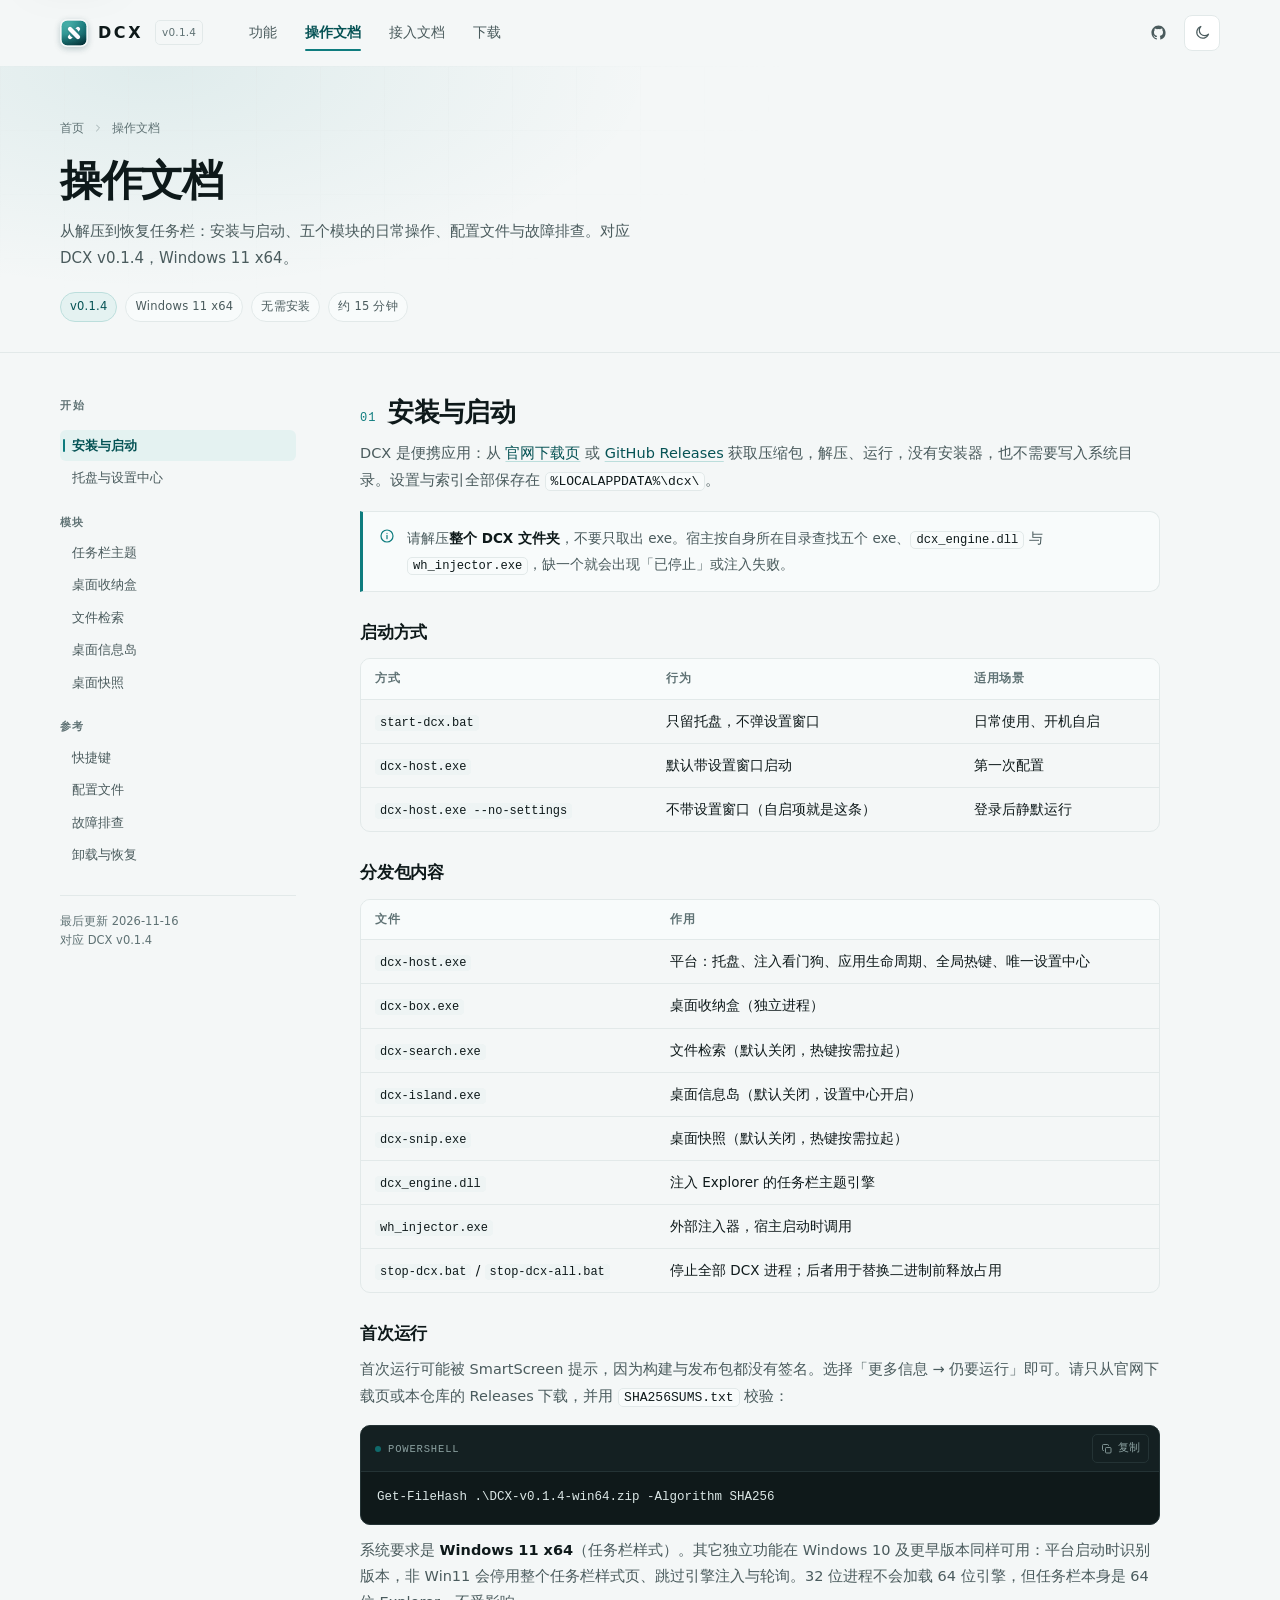
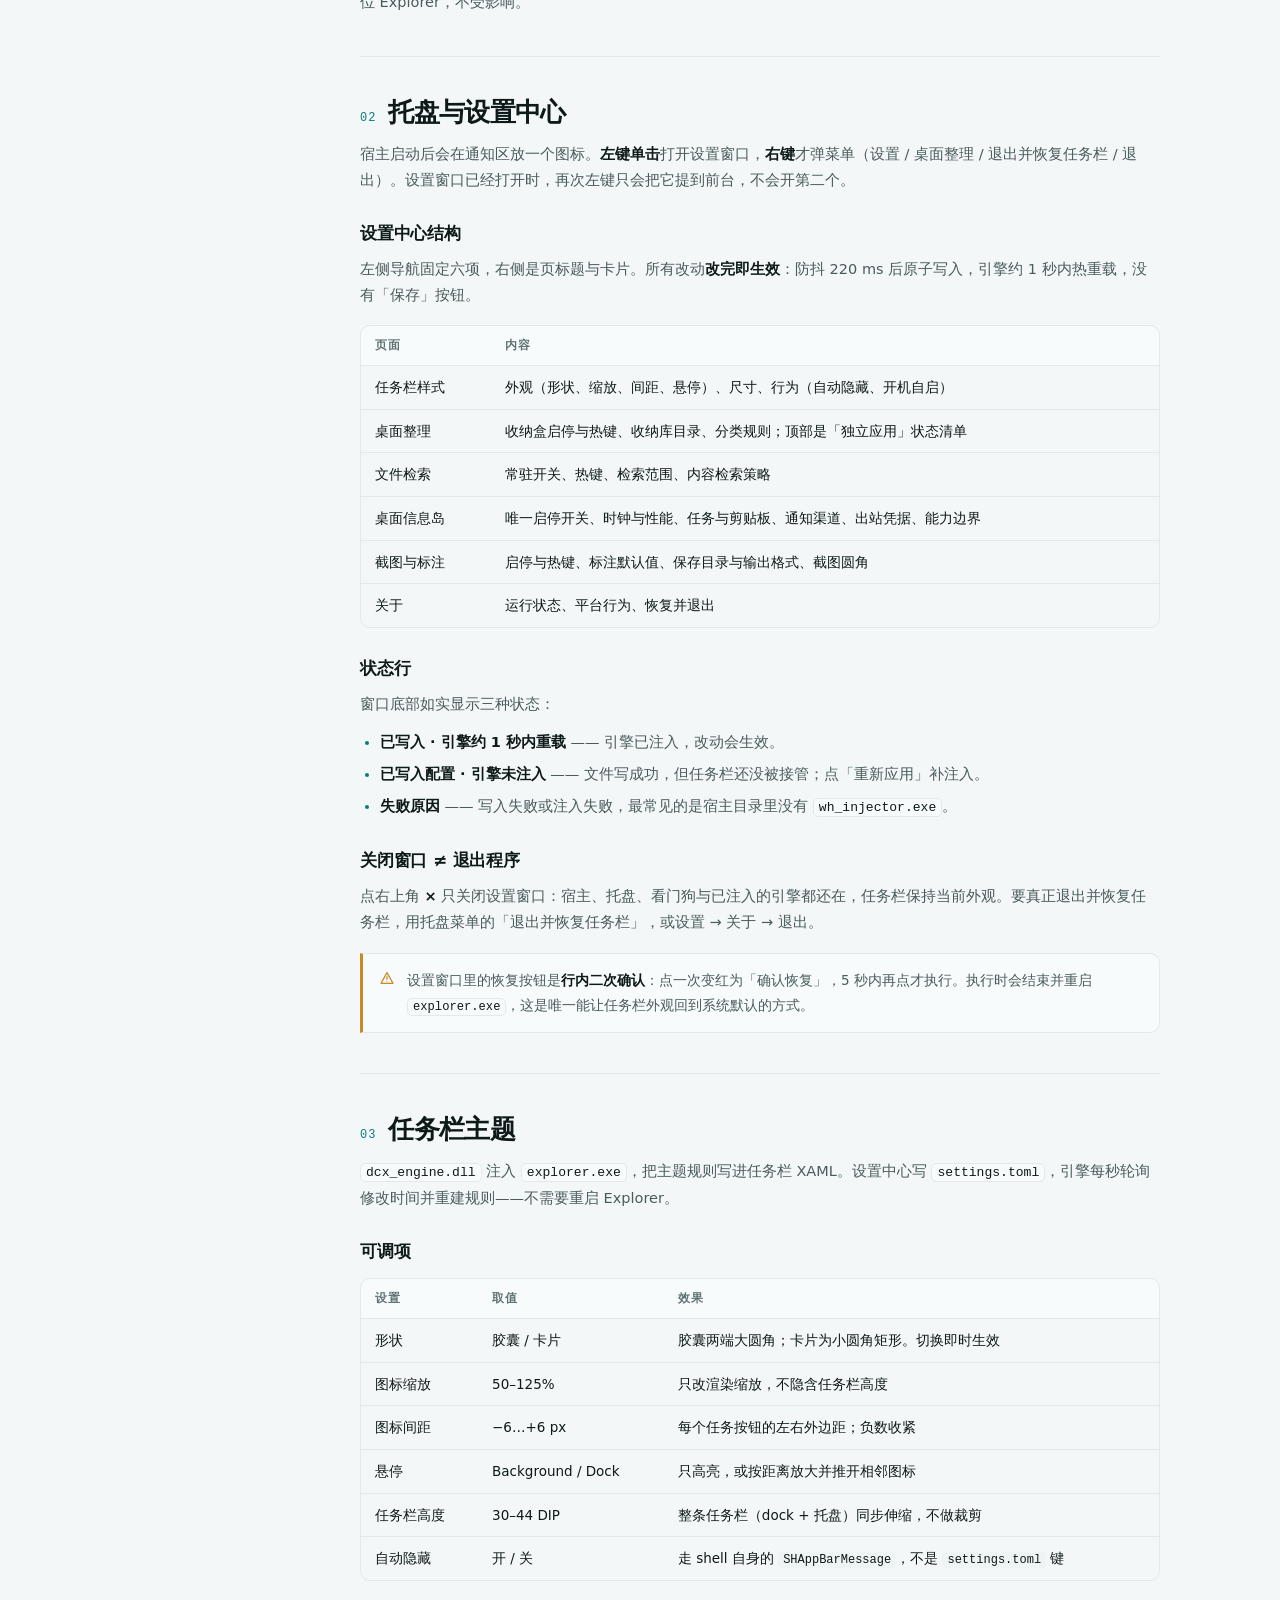
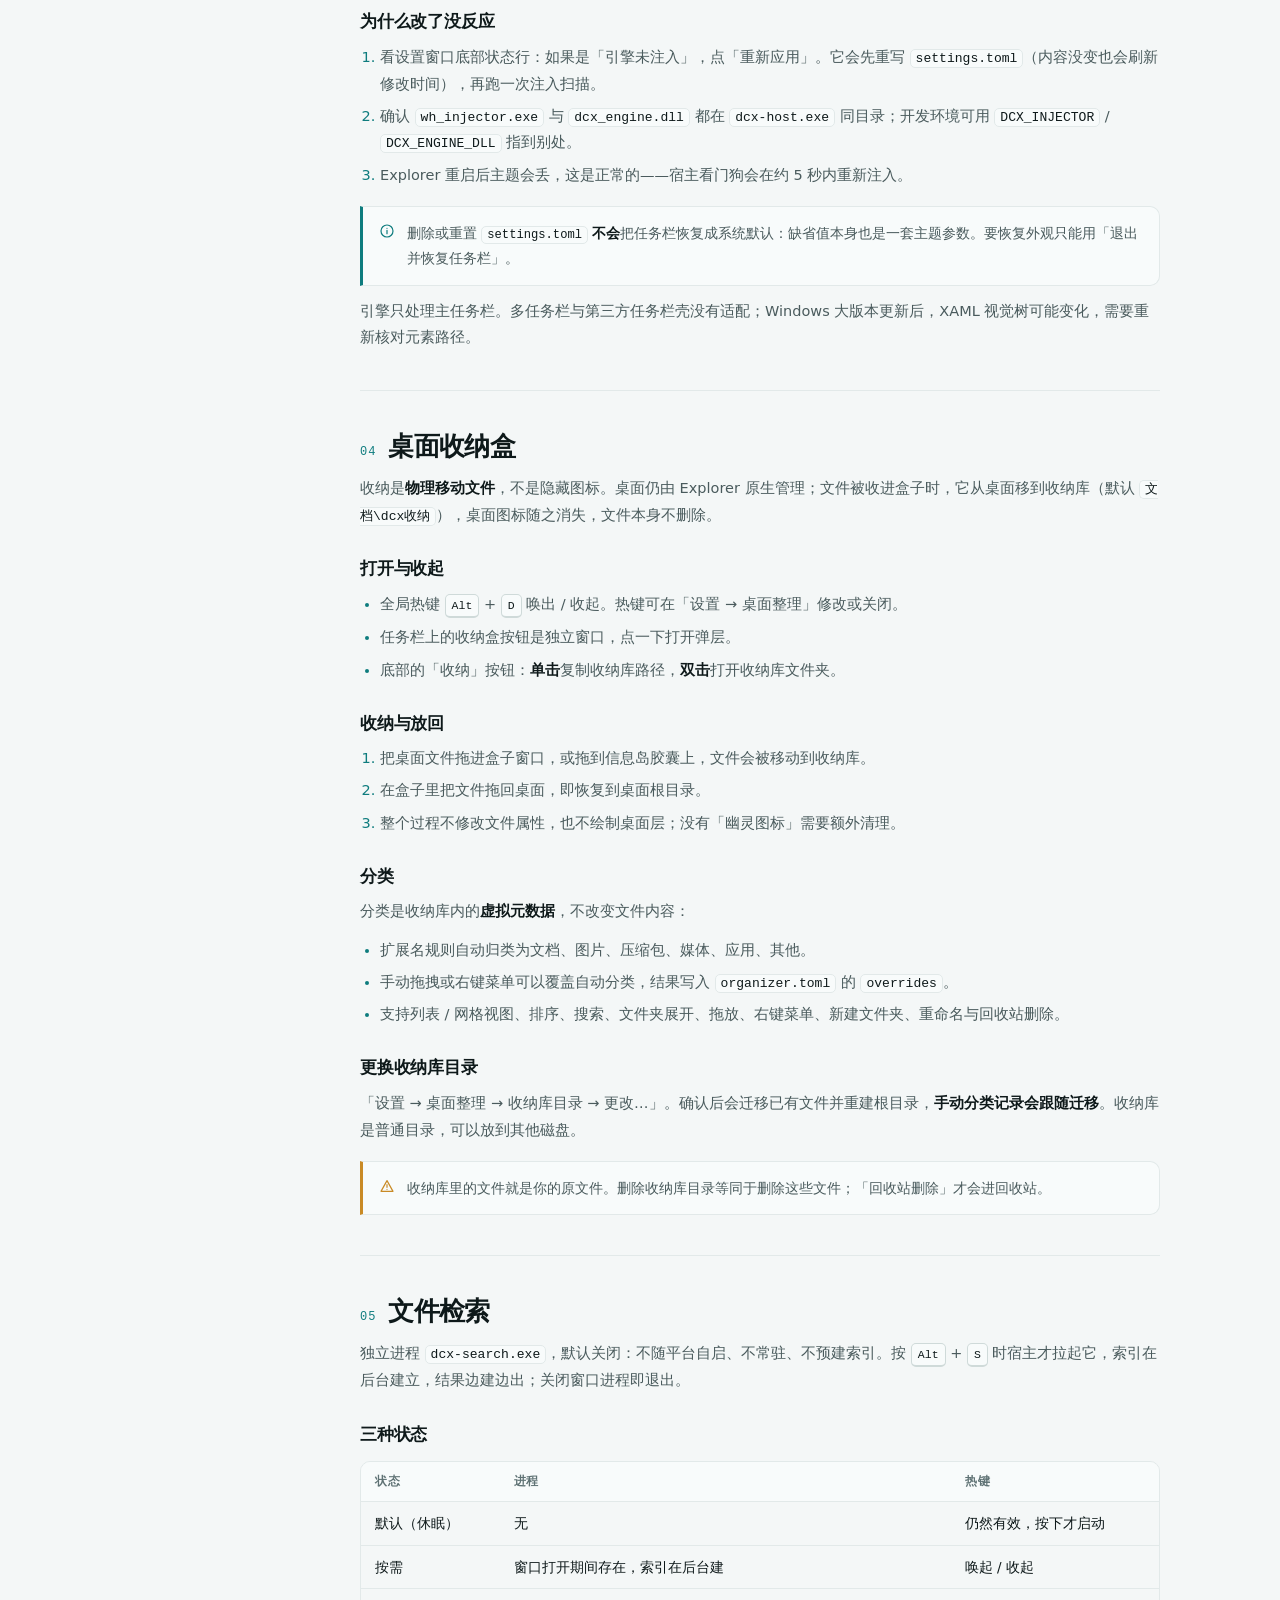
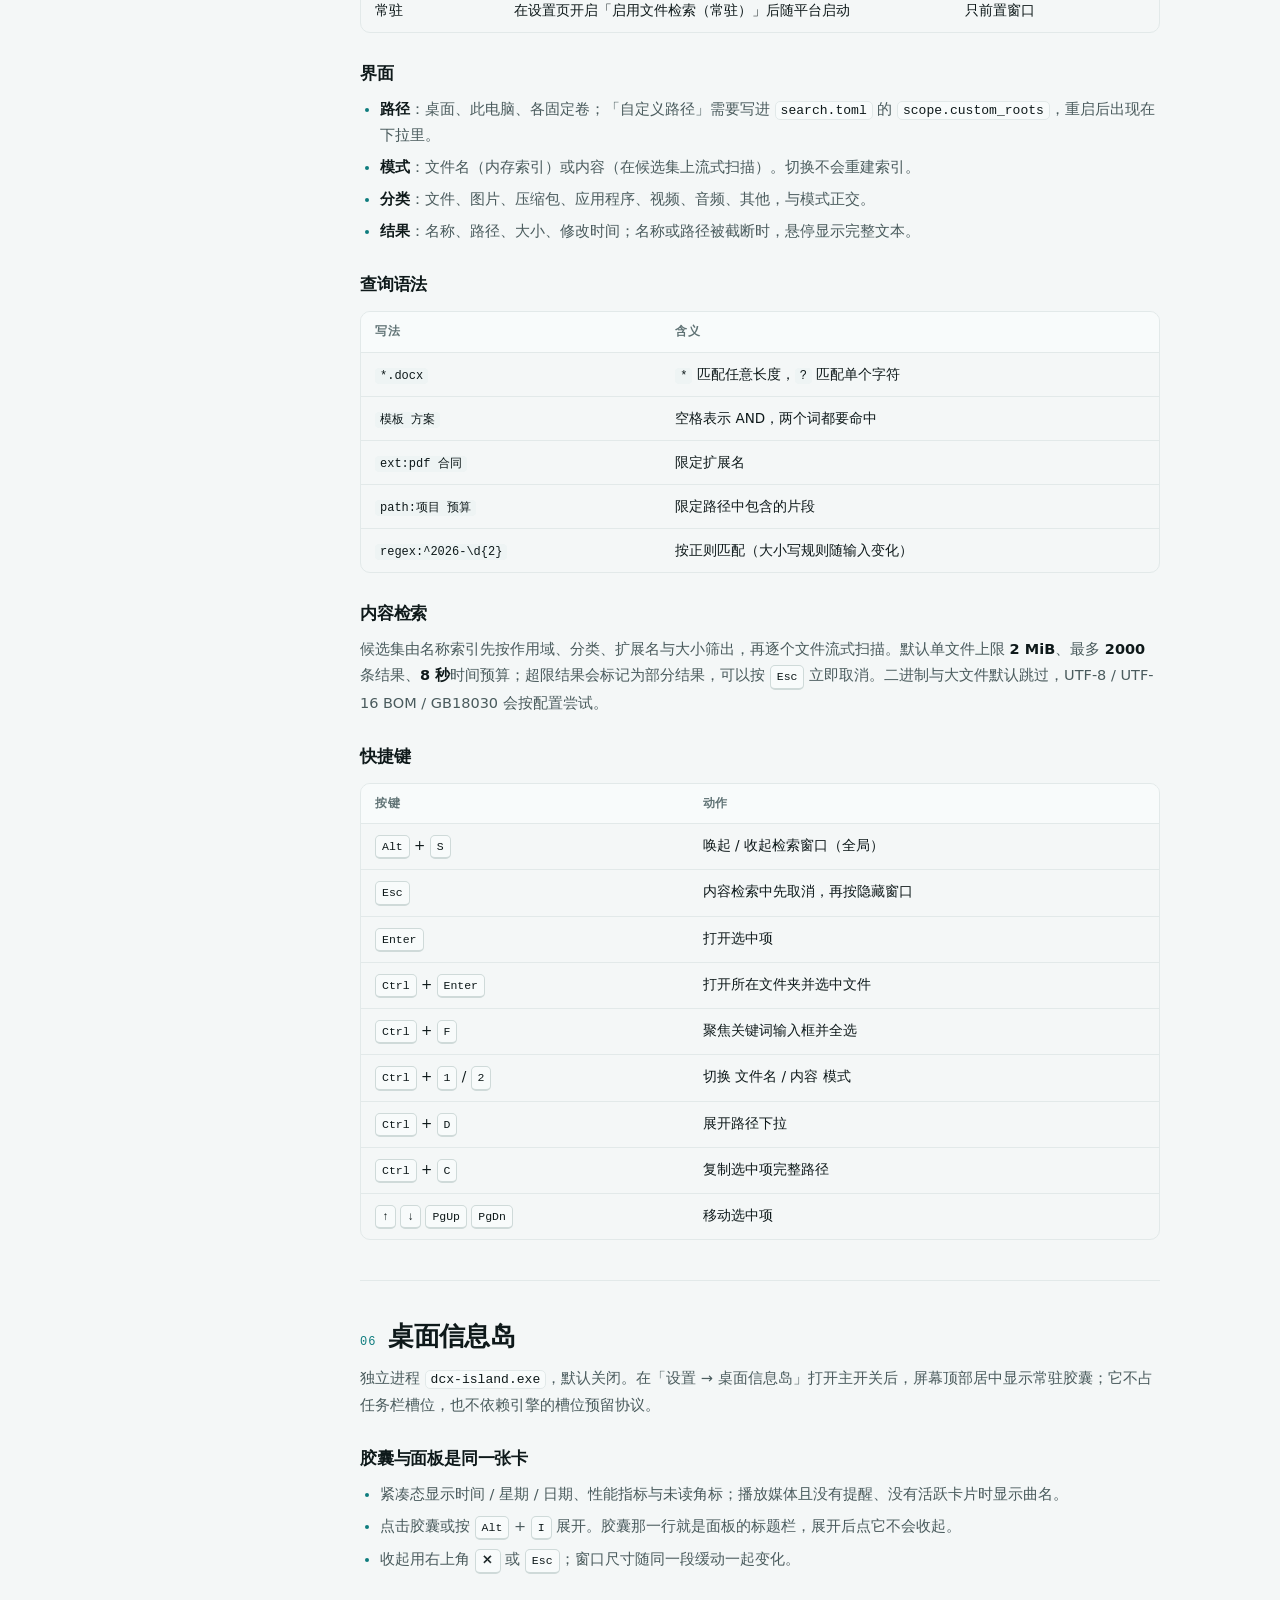
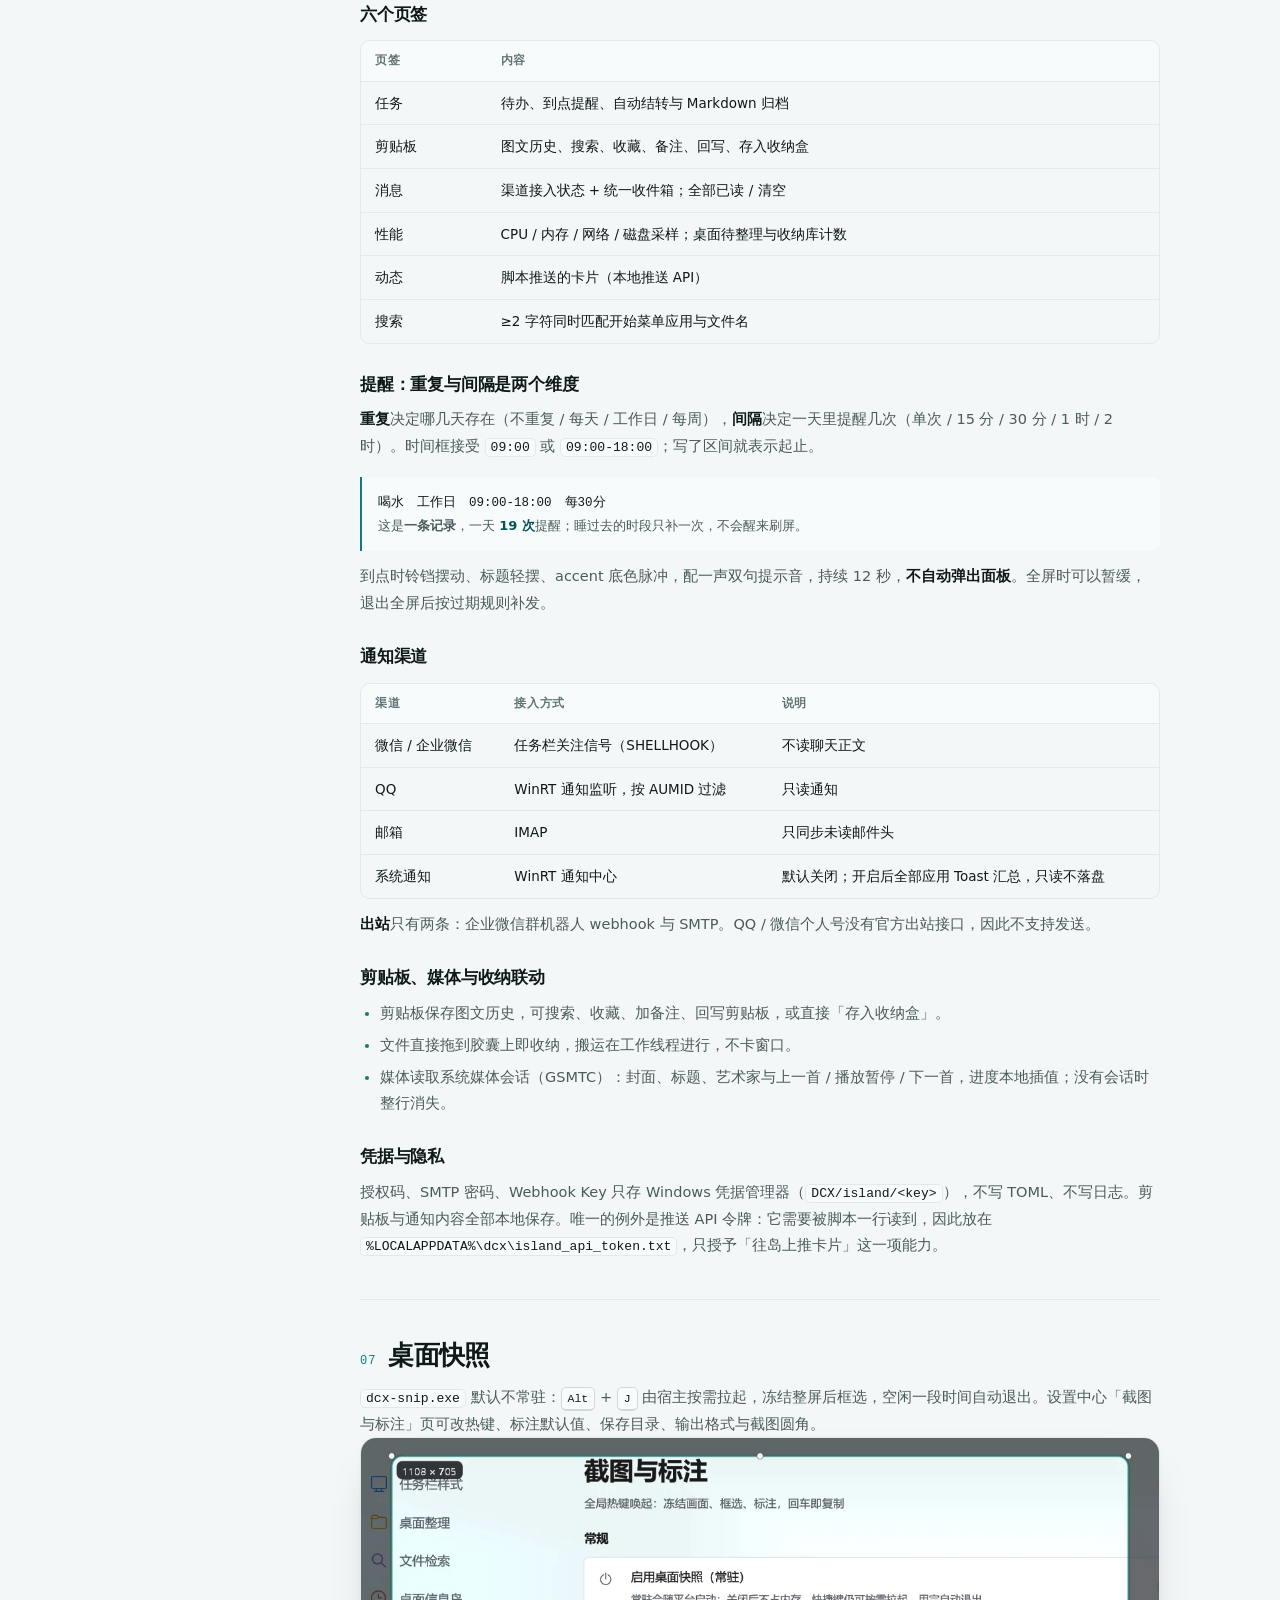
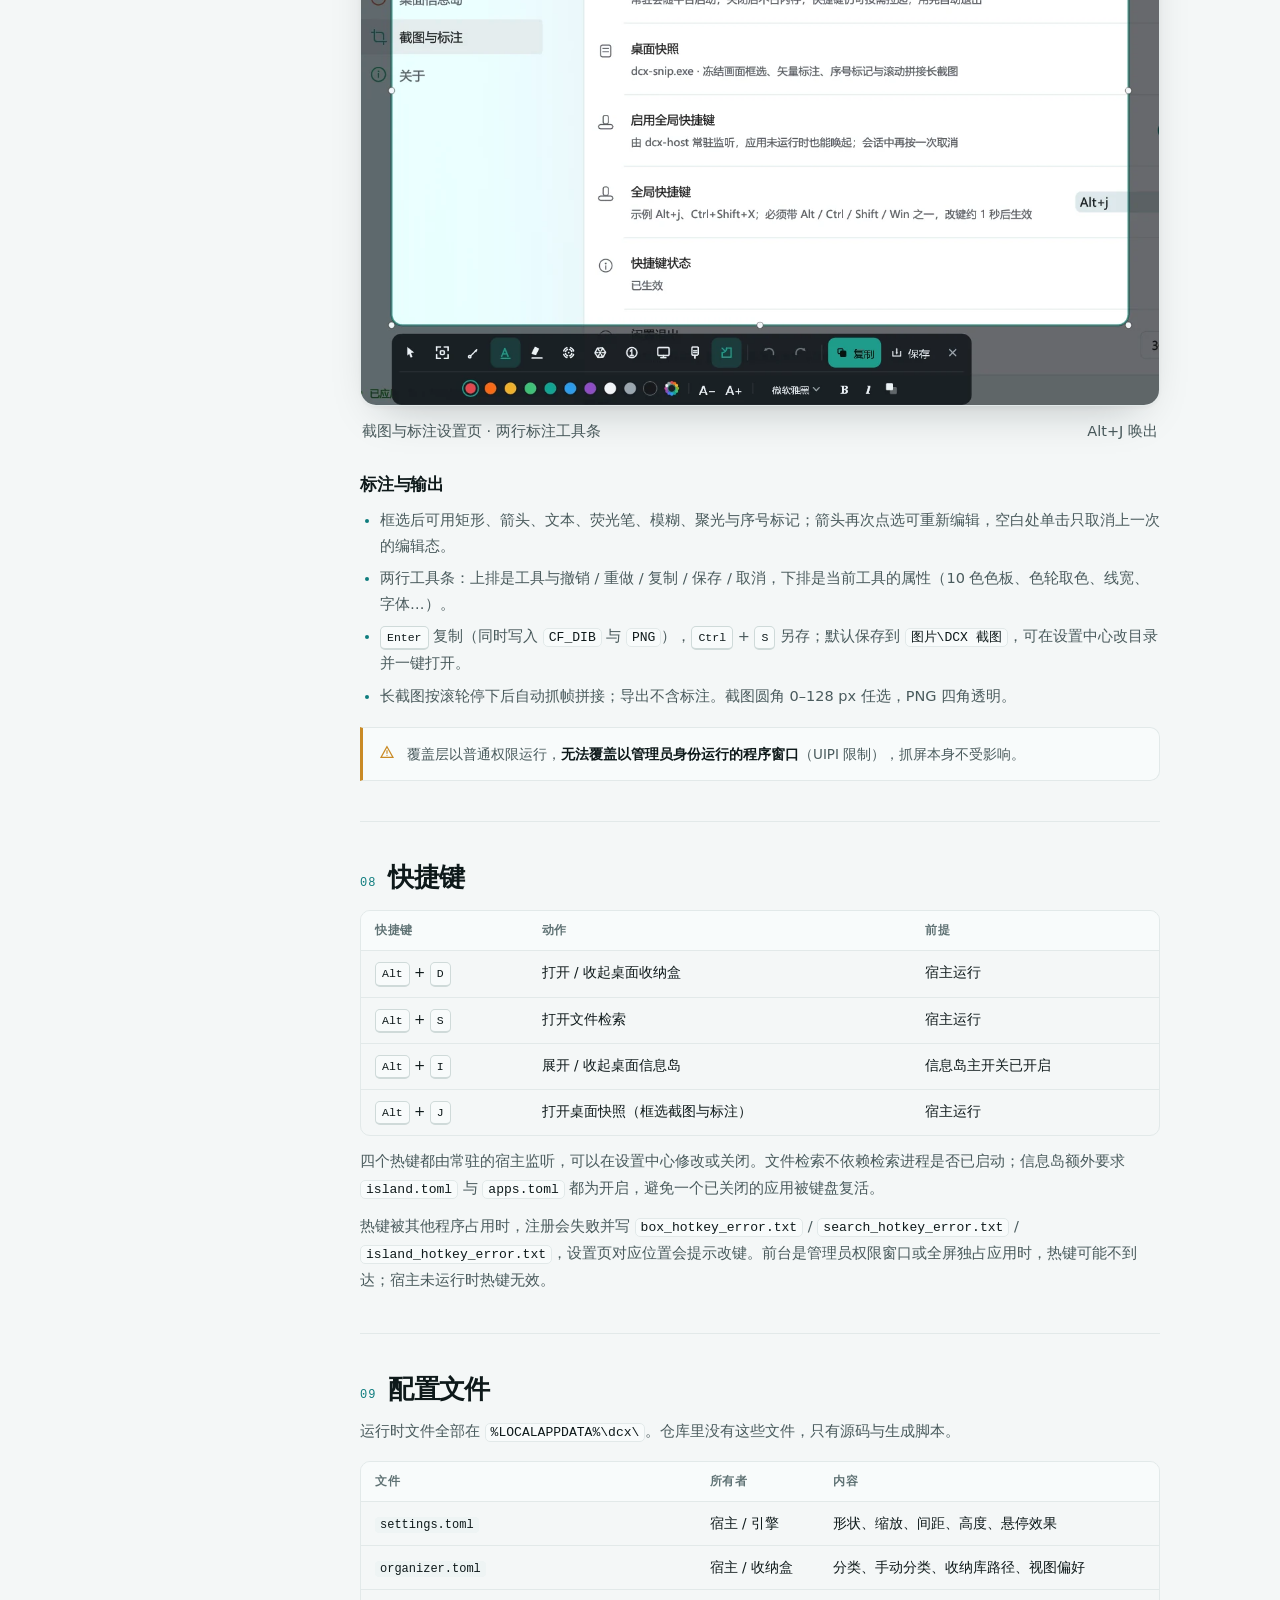
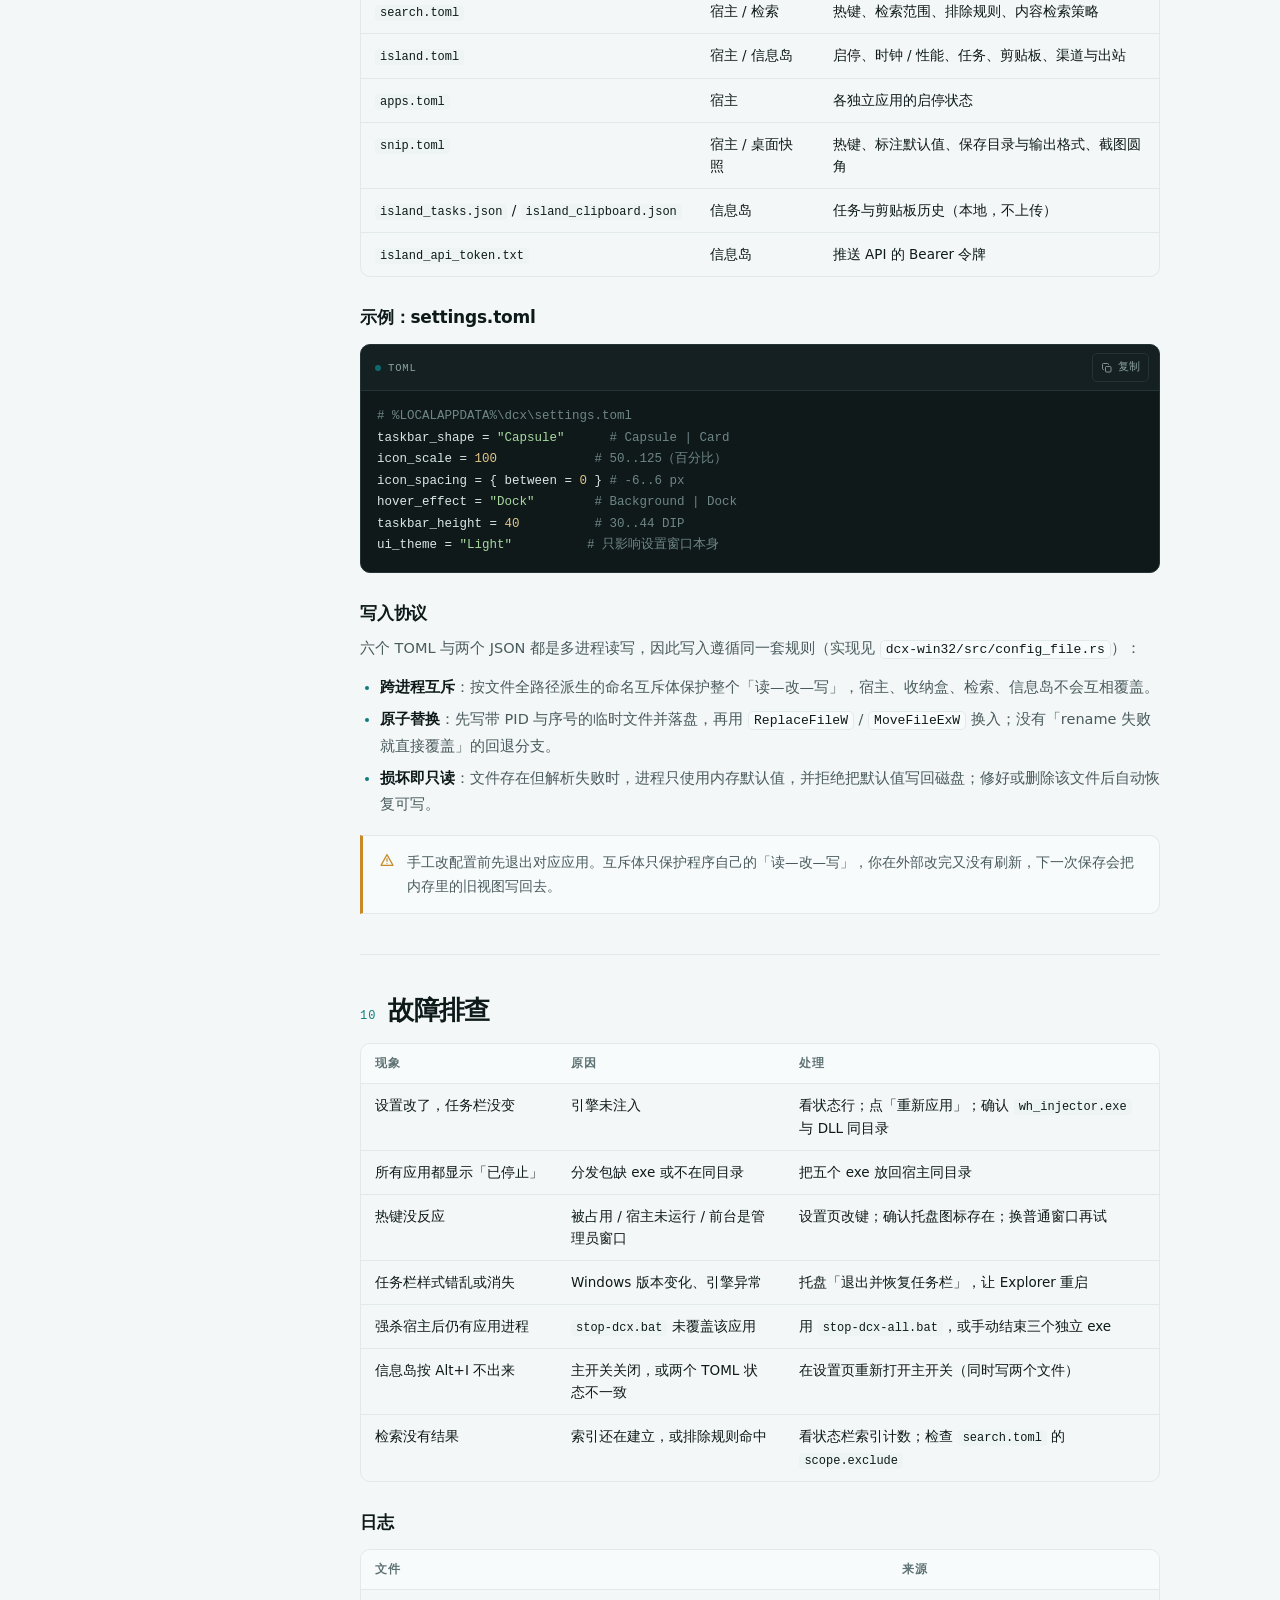
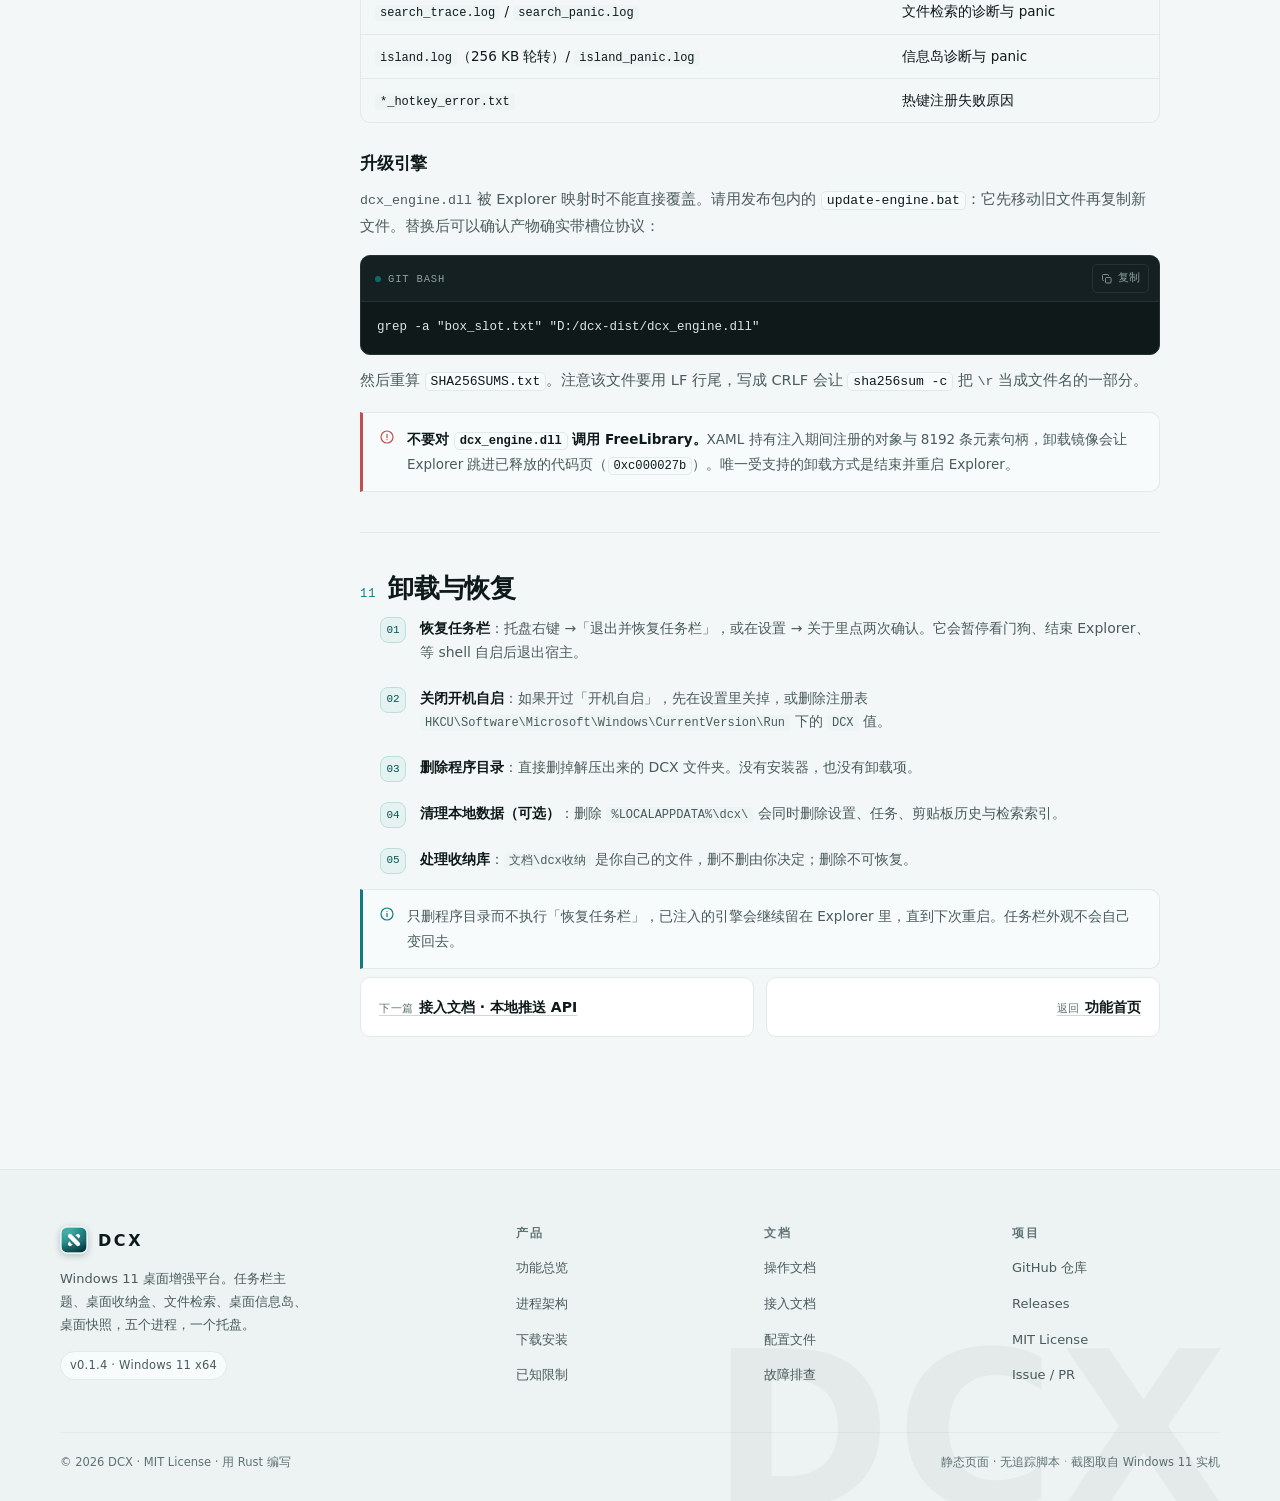
<file: site/docs.html>
<!DOCTYPE html>
<html lang="zh-CN" data-theme="light">
<head>
<meta charset="utf-8">
<meta name="viewport" content="width=device-width, initial-scale=1">
<title>操作文档 — DCX</title>
<meta name="description" content="DCX 操作文档：安装与启动、托盘与设置中心、任务栏主题、桌面收纳盒、文件检索、桌面信息岛、快捷键、配置文件与故障排查。">
<meta property="og:title" content="DCX 操作文档">
<meta property="og:description" content="从解压到恢复任务栏：五个模块的日常操作、配置文件与故障排查。">
<meta name="theme-color" content="#f4f7f7" media="(prefers-color-scheme: light)">
<meta name="theme-color" content="#0a1011" media="(prefers-color-scheme: dark)">
<link rel="icon" href="assets/img/mark.svg" type="image/svg+xml">
<link rel="icon" href="assets/img/icon-32.png" sizes="32x32" type="image/png">
<link rel="apple-touch-icon" href="assets/img/icon-256.png">
<script>
  (function () {
    try {
      var q = new URLSearchParams(location.search).get("theme");
      var s = localStorage.getItem("dcx-theme");
      var t = (q === "light" || q === "dark") ? q : (s === "light" || s === "dark") ? s
        : (window.matchMedia("(prefers-color-scheme: dark)").matches ? "dark" : "light");
      document.documentElement.setAttribute("data-theme", t);
      document.documentElement.style.colorScheme = t;
    } catch (e) {
      document.documentElement.setAttribute("data-theme", "light");
    }
  })();
</script>
<link rel="stylesheet" href="assets/css/site.css?v=20261108i">
</head>
<body>
<div class="scroll-progress" data-progress aria-hidden="true"></div>
<a class="skip-link" href="#main">跳到主要内容</a>

<header class="site-header">
  <div class="header-inner">
    <a class="brand" href="index.html" aria-label="DCX 首页">
      <img src="assets/img/mark.svg" alt="" width="28" height="28">
      <span class="brand-name">DCX</span>
      <span class="brand-ver">v0.1.4</span>
    </a>
    <nav class="site-nav" aria-label="主导航">
      <a href="index.html#features">功能</a>
      <a href="docs.html" class="is-active" aria-current="page">操作文档</a>
      <a href="api.html">接入文档</a>
      <a href="index.html#download">下载</a>
    </nav>
    <div class="header-actions">
      <a class="icon-btn" href="https://github.com/gggaiitx/dcx" target="_blank" rel="noopener" aria-label="GitHub 仓库">
        <svg width="17" height="17" viewBox="0 0 24 24" fill="currentColor" aria-hidden="true"><path d="M12 2C6.48 2 2 6.58 2 12.25c0 4.53 2.87 8.37 6.84 9.73.5.1.68-.22.68-.49 0-.24-.01-1.05-.01-1.9-2.78.62-3.37-1.21-3.37-1.21-.45-1.18-1.11-1.49-1.11-1.49-.91-.64.07-.62.07-.62 1 .07 1.53 1.06 1.53 1.06.89 1.57 2.34 1.12 2.91.85.09-.66.35-1.12.63-1.37-2.22-.26-4.56-1.14-4.56-5.07 0-1.12.39-2.03 1.03-2.75-.1-.26-.45-1.3.1-2.71 0 0 .84-.28 2.75 1.05a9.36 9.36 0 0 1 5 0c1.91-1.33 2.75-1.05 2.75-1.05.55 1.41.2 2.45.1 2.71.64.72 1.03 1.63 1.03 2.75 0 3.94-2.34 4.8-4.57 5.06.36.32.68.94.68 1.9 0 1.37-.01 2.47-.01 2.81 0 .27.18.6.69.49A10.02 10.02 0 0 0 22 12.25C22 6.58 17.52 2 12 2Z"/></svg>
      </a>
      <button class="theme-toggle" type="button" data-theme-toggle aria-label="切换主题" aria-pressed="false">
        <svg class="i-sun" width="17" height="17" viewBox="0 0 24 24" fill="none" stroke="currentColor" stroke-width="1.7" stroke-linecap="round" aria-hidden="true"><circle cx="12" cy="12" r="4.2"/><path d="M12 2.6v2.2M12 19.2v2.2M2.6 12h2.2M19.2 12h2.2M5.3 5.3l1.6 1.6M17.1 17.1l1.6 1.6M18.7 5.3l-1.6 1.6M6.9 17.1l-1.6 1.6"/></svg>
        <svg class="i-moon" width="17" height="17" viewBox="0 0 24 24" fill="none" stroke="currentColor" stroke-width="1.7" stroke-linecap="round" stroke-linejoin="round" aria-hidden="true"><path d="M20.5 14.3A8.5 8.5 0 1 1 9.7 3.5a7 7 0 0 0 10.8 10.8Z"/></svg>
      </button>
      <button class="icon-btn menu-toggle" type="button" data-menu-toggle aria-label="打开导航" aria-expanded="false" aria-controls="mobileNav">
        <svg width="18" height="18" viewBox="0 0 24 24" fill="none" stroke="currentColor" stroke-width="1.8" stroke-linecap="round" aria-hidden="true"><path d="M4 7h16M4 12h16M4 17h16"/></svg>
      </button>
    </div>
  </div>
</header>

<div class="mobile-nav" id="mobileNav" data-mobile-nav>
  <a href="index.html#features">功能</a>
  <a href="docs.html" class="is-active">操作文档</a>
  <a href="api.html">接入文档</a>
  <a href="index.html#download">下载</a>
  <a href="https://github.com/gggaiitx/dcx" target="_blank" rel="noopener">GitHub 仓库</a>
</div>

<main id="main">
  <div class="doc-hero">
    <div class="wrap">
      <nav class="breadcrumb" aria-label="面包屑">
        <a href="index.html">首页</a>
        <svg width="12" height="12" viewBox="0 0 24 24" fill="none" stroke="currentColor" stroke-width="2" stroke-linecap="round" stroke-linejoin="round" aria-hidden="true"><path d="m9 6 6 6-6 6"/></svg>
        <span>操作文档</span>
      </nav>
      <h1>操作文档</h1>
      <p class="lede">从解压到恢复任务栏：安装与启动、五个模块的日常操作、配置文件与故障排查。对应 DCX v0.1.4，Windows 11 x64。</p>
      <div class="doc-meta">
        <span class="pill pill-accent">v0.1.4</span>
        <span class="pill">Windows 11 x64</span>
        <span class="pill">无需安装</span>
        <span class="pill">约 15 分钟</span>
      </div>
    </div>
  </div>

  <div class="wrap doc-shell">
    <aside class="doc-side" aria-label="文档目录">
      <button class="side-toggle" type="button" data-side-toggle aria-expanded="true">
        <span>本页目录</span>
        <svg width="14" height="14" viewBox="0 0 24 24" fill="none" stroke="currentColor" stroke-width="2" stroke-linecap="round" stroke-linejoin="round" aria-hidden="true"><path d="m6 9 6 6 6-6"/></svg>
      </button>
      <div class="side-body">
      <div class="side-group">
        <p class="side-title">开始</p>
        <nav class="side-nav">
          <a href="#install">安装与启动</a>
          <a href="#settings">托盘与设置中心</a>
        </nav>
      </div>
      <div class="side-group">
        <h3>模块</h3>
        <nav class="side-nav">
          <a href="#taskbar">任务栏主题</a>
          <a href="#box">桌面收纳盒</a>
          <a href="#search">文件检索</a>
          <a href="#island">桌面信息岛</a>
          <a href="#snip">桌面快照</a>
        </nav>
      </div>
      <div class="side-group">
        <h3>参考</h3>
        <nav class="side-nav">
          <a href="#hotkeys">快捷键</a>
          <a href="#config">配置文件</a>
          <a href="#troubleshoot">故障排查</a>
          <a href="#uninstall">卸载与恢复</a>
        </nav>
      </div>
      </div>
      <p class="side-foot">最后更新 2026-11-16<br>对应 DCX v0.1.4</p>
    </aside>

    <div class="doc-main">

      <!-- 01 安装 -->
      <section class="doc-section" id="install">
        <h2><span class="num">01</span>安装与启动<a class="anchor" href="#install" aria-label="链接到本节">#</a></h2>
        <p>DCX 是便携应用：从 <a href="index.html#download">官网下载页</a> 或 <a href="https://github.com/gggaiitx/dcx/releases/latest" target="_blank" rel="noopener">GitHub Releases</a> 获取压缩包，解压、运行，没有安装器，也不需要写入系统目录。设置与索引全部保存在 <code class="code-inline">%LOCALAPPDATA%\dcx\</code>。</p>

        <div class="callout">
          <svg width="16" height="16" viewBox="0 0 24 24" fill="none" stroke="currentColor" stroke-width="1.8" stroke-linecap="round" aria-hidden="true"><circle cx="12" cy="12" r="9"/><path d="M12 11v5M12 8h.01"/></svg>
          <p>请解压<strong>整个 DCX 文件夹</strong>，不要只取出 exe。宿主按自身所在目录查找五个 exe、<code class="code-inline">dcx_engine.dll</code> 与 <code class="code-inline">wh_injector.exe</code>，缺一个就会出现「已停止」或注入失败。</p>
        </div>

        <h3>启动方式</h3>
        <div class="table-wrap">
          <table class="tbl">
            <thead><tr><th>方式</th><th>行为</th><th>适用场景</th></tr></thead>
            <tbody>
              <tr><td><code>start-dcx.bat</code></td><td>只留托盘，不弹设置窗口</td><td>日常使用、开机自启</td></tr>
              <tr><td><code>dcx-host.exe</code></td><td>默认带设置窗口启动</td><td>第一次配置</td></tr>
              <tr><td><code>dcx-host.exe --no-settings</code></td><td>不带设置窗口（自启项就是这条）</td><td>登录后静默运行</td></tr>
            </tbody>
          </table>
        </div>

        <h3>分发包内容</h3>
        <div class="table-wrap">
          <table class="tbl">
            <thead><tr><th>文件</th><th>作用</th></tr></thead>
            <tbody>
              <tr><td><code>dcx-host.exe</code></td><td>平台：托盘、注入看门狗、应用生命周期、全局热键、唯一设置中心</td></tr>
              <tr><td><code>dcx-box.exe</code></td><td>桌面收纳盒（独立进程）</td></tr>
              <tr><td><code>dcx-search.exe</code></td><td>文件检索（默认关闭，热键按需拉起）</td></tr>
              <tr><td><code>dcx-island.exe</code></td><td>桌面信息岛（默认关闭，设置中心开启）</td></tr>
              <tr><td><code>dcx-snip.exe</code></td><td>桌面快照（默认关闭，热键按需拉起）</td></tr>
              <tr><td><code>dcx_engine.dll</code></td><td>注入 Explorer 的任务栏主题引擎</td></tr>
              <tr><td><code>wh_injector.exe</code></td><td>外部注入器，宿主启动时调用</td></tr>
              <tr><td><code>stop-dcx.bat</code> / <code>stop-dcx-all.bat</code></td><td>停止全部 DCX 进程；后者用于替换二进制前释放占用</td></tr>
            </tbody>
          </table>
        </div>

        <h3>首次运行</h3>
        <p>首次运行可能被 SmartScreen 提示，因为构建与发布包都没有签名。选择「更多信息 → 仍要运行」即可。请只从官网下载页或本仓库的 Releases 下载，并用 <code class="code-inline">SHA256SUMS.txt</code> 校验：</p>
        <div class="code" data-lang="PowerShell">
<pre>Get-FileHash .\DCX-v0.1.4-win64.zip -Algorithm SHA256</pre>
        </div>
        <p>系统要求是 <strong>Windows 11 x64</strong>（任务栏样式）。其它独立功能在 Windows 10 及更早版本同样可用：平台启动时识别版本，非 Win11 会停用整个任务栏样式页、跳过引擎注入与轮询。32 位进程不会加载 64 位引擎，但任务栏本身是 64 位 Explorer，不受影响。</p>
      </section>

      <!-- 02 设置中心 -->
      <section class="doc-section" id="settings">
        <h2><span class="num">02</span>托盘与设置中心<a class="anchor" href="#settings">#</a></h2>
        <p>宿主启动后会在通知区放一个图标。<strong>左键单击</strong>打开设置窗口，<strong>右键</strong>才弹菜单（设置 / 桌面整理 / 退出并恢复任务栏 / 退出）。设置窗口已经打开时，再次左键只会把它提到前台，不会开第二个。</p>

        <h3>设置中心结构</h3>
        <p>左侧导航固定六项，右侧是页标题与卡片。所有改动<strong>改完即生效</strong>：防抖 220 ms 后原子写入，引擎约 1 秒内热重载，没有「保存」按钮。</p>
        <div class="table-wrap">
          <table class="tbl">
            <thead><tr><th>页面</th><th>内容</th></tr></thead>
            <tbody>
              <tr><td>任务栏样式</td><td>外观（形状、缩放、间距、悬停）、尺寸、行为（自动隐藏、开机自启）</td></tr>
              <tr><td>桌面整理</td><td>收纳盒启停与热键、收纳库目录、分类规则；顶部是「独立应用」状态清单</td></tr>
              <tr><td>文件检索</td><td>常驻开关、热键、检索范围、内容检索策略</td></tr>
              <tr><td>桌面信息岛</td><td>唯一启停开关、时钟与性能、任务与剪贴板、通知渠道、出站凭据、能力边界</td></tr>
              <tr><td>截图与标注</td><td>启停与热键、标注默认值、保存目录与输出格式、截图圆角</td></tr>
              <tr><td>关于</td><td>运行状态、平台行为、恢复并退出</td></tr>
            </tbody>
          </table>
        </div>

        <h3>状态行</h3>
        <p>窗口底部如实显示三种状态：</p>
        <ul>
          <li><strong>已写入 · 引擎约 1 秒内重载</strong> —— 引擎已注入，改动会生效。</li>
          <li><strong>已写入配置 · 引擎未注入</strong> —— 文件写成功，但任务栏还没被接管；点「重新应用」补注入。</li>
          <li><strong>失败原因</strong> —— 写入失败或注入失败，最常见的是宿主目录里没有 <code class="code-inline">wh_injector.exe</code>。</li>
        </ul>

        <h3>关闭窗口 ≠ 退出程序</h3>
        <p>点右上角 <strong>×</strong> 只关闭设置窗口：宿主、托盘、看门狗与已注入的引擎都还在，任务栏保持当前外观。要真正退出并恢复任务栏，用托盘菜单的「退出并恢复任务栏」，或设置 → 关于 → 退出。</p>
        <div class="callout warn">
          <svg width="16" height="16" viewBox="0 0 24 24" fill="none" stroke="currentColor" stroke-width="1.8" stroke-linecap="round" stroke-linejoin="round" aria-hidden="true"><path d="M12 4 3 20h18z"/><path d="M12 10v4M12 17h.01"/></svg>
          <p>设置窗口里的恢复按钮是<strong>行内二次确认</strong>：点一次变红为「确认恢复」，5 秒内再点才执行。执行时会结束并重启 <code class="code-inline">explorer.exe</code>，这是唯一能让任务栏外观回到系统默认的方式。</p>
        </div>
      </section>

      <!-- 03 任务栏 -->
      <section class="doc-section" id="taskbar">
        <h2><span class="num">03</span>任务栏主题<a class="anchor" href="#taskbar" aria-label="链接到本节">#</a></h2>
        <p><code class="code-inline">dcx_engine.dll</code> 注入 <code class="code-inline">explorer.exe</code>，把主题规则写进任务栏 XAML。设置中心写 <code class="code-inline">settings.toml</code>，引擎每秒轮询修改时间并重建规则——不需要重启 Explorer。</p>

        <h3>可调项</h3>
        <div class="table-wrap">
          <table class="tbl">
            <thead><tr><th>设置</th><th>取值</th><th>效果</th></tr></thead>
            <tbody>
              <tr><td>形状</td><td>胶囊 / 卡片</td><td>胶囊两端大圆角；卡片为小圆角矩形。切换即时生效</td></tr>
              <tr><td>图标缩放</td><td>50–125%</td><td>只改渲染缩放，不隐含任务栏高度</td></tr>
              <tr><td>图标间距</td><td>−6…+6 px</td><td>每个任务按钮的左右外边距；负数收紧</td></tr>
              <tr><td>悬停</td><td>Background / Dock</td><td>只高亮，或按距离放大并推开相邻图标</td></tr>
              <tr><td>任务栏高度</td><td>30–44 DIP</td><td>整条任务栏（dock + 托盘）同步伸缩，不做裁剪</td></tr>
              <tr><td>自动隐藏</td><td>开 / 关</td><td>走 shell 自身的 <code>SHAppBarMessage</code>，不是 <code>settings.toml</code> 键</td></tr>
            </tbody>
          </table>
        </div>

        <h3>为什么改了没反应</h3>
        <ol>
          <li>看设置窗口底部状态行：如果是「引擎未注入」，点「重新应用」。它会先重写 <code class="code-inline">settings.toml</code>（内容没变也会刷新修改时间），再跑一次注入扫描。</li>
          <li>确认 <code class="code-inline">wh_injector.exe</code> 与 <code class="code-inline">dcx_engine.dll</code> 都在 <code class="code-inline">dcx-host.exe</code> 同目录；开发环境可用 <code class="code-inline">DCX_INJECTOR</code> / <code class="code-inline">DCX_ENGINE_DLL</code> 指到别处。</li>
          <li>Explorer 重启后主题会丢，这是正常的——宿主看门狗会在约 5 秒内重新注入。</li>
        </ol>

        <div class="callout">
          <svg width="16" height="16" viewBox="0 0 24 24" fill="none" stroke="currentColor" stroke-width="1.8" stroke-linecap="round" aria-hidden="true"><circle cx="12" cy="12" r="9"/><path d="M12 11v5M12 8h.01"/></svg>
          <p>删除或重置 <code class="code-inline">settings.toml</code> <strong>不会</strong>把任务栏恢复成系统默认：缺省值本身也是一套主题参数。要恢复外观只能用「退出并恢复任务栏」。</p>
        </div>

        <p>引擎只处理主任务栏。多任务栏与第三方任务栏壳没有适配；Windows 大版本更新后，XAML 视觉树可能变化，需要重新核对元素路径。</p>
      </section>

      <!-- 04 收纳盒 -->
      <section class="doc-section" id="box">
        <h2><span class="num">04</span>桌面收纳盒<a class="anchor" href="#box" aria-label="链接到本节">#</a></h2>
        <p>收纳是<strong>物理移动文件</strong>，不是隐藏图标。桌面仍由 Explorer 原生管理；文件被收进盒子时，它从桌面移到收纳库（默认 <code class="code-inline">文档\dcx收纳</code>），桌面图标随之消失，文件本身不删除。</p>

        <h3>打开与收起</h3>
        <ul>
          <li>全局热键 <kbd>Alt</kbd> + <kbd>D</kbd> 唤出 / 收起。热键可在「设置 → 桌面整理」修改或关闭。</li>
          <li>任务栏上的收纳盒按钮是独立窗口，点一下打开弹层。</li>
          <li>底部的「收纳」按钮：<strong>单击</strong>复制收纳库路径，<strong>双击</strong>打开收纳库文件夹。</li>
        </ul>

        <h3>收纳与放回</h3>
        <ol>
          <li>把桌面文件拖进盒子窗口，或拖到信息岛胶囊上，文件会被移动到收纳库。</li>
          <li>在盒子里把文件拖回桌面，即恢复到桌面根目录。</li>
          <li>整个过程不修改文件属性，也不绘制桌面层；没有「幽灵图标」需要额外清理。</li>
        </ol>

        <h3>分类</h3>
        <p>分类是收纳库内的<strong>虚拟元数据</strong>，不改变文件内容：</p>
        <ul>
          <li>扩展名规则自动归类为文档、图片、压缩包、媒体、应用、其他。</li>
          <li>手动拖拽或右键菜单可以覆盖自动分类，结果写入 <code class="code-inline">organizer.toml</code> 的 <code class="code-inline">overrides</code>。</li>
          <li>支持列表 / 网格视图、排序、搜索、文件夹展开、拖放、右键菜单、新建文件夹、重命名与回收站删除。</li>
        </ul>

        <h3>更换收纳库目录</h3>
        <p>「设置 → 桌面整理 → 收纳库目录 → 更改…」。确认后会迁移已有文件并重建根目录，<strong>手动分类记录会跟随迁移</strong>。收纳库是普通目录，可以放到其他磁盘。</p>

        <div class="callout warn">
          <svg width="16" height="16" viewBox="0 0 24 24" fill="none" stroke="currentColor" stroke-width="1.8" stroke-linecap="round" stroke-linejoin="round" aria-hidden="true"><path d="M12 4 3 20h18z"/><path d="M12 10v4M12 17h.01"/></svg>
          <p>收纳库里的文件就是你的原文件。删除收纳库目录等同于删除这些文件；「回收站删除」才会进回收站。</p>
        </div>
      </section>

      <!-- 05 文件检索 -->
      <section class="doc-section" id="search">
        <h2><span class="num">05</span>文件检索<a class="anchor" href="#search" aria-label="链接到本节">#</a></h2>
        <p>独立进程 <code class="code-inline">dcx-search.exe</code>，默认关闭：不随平台自启、不常驻、不预建索引。按 <kbd>Alt</kbd> + <kbd>S</kbd> 时宿主才拉起它，索引在后台建立，结果边建边出；关闭窗口进程即退出。</p>

        <h3>三种状态</h3>
        <div class="table-wrap">
          <table class="tbl">
            <thead><tr><th>状态</th><th>进程</th><th>热键</th></tr></thead>
            <tbody>
              <tr><td>默认（休眠）</td><td>无</td><td>仍然有效，按下才启动</td></tr>
              <tr><td>按需</td><td>窗口打开期间存在，索引在后台建</td><td>唤起 / 收起</td></tr>
              <tr><td>常驻</td><td>在设置页开启「启用文件检索（常驻）」后随平台启动</td><td>只前置窗口</td></tr>
            </tbody>
          </table>
        </div>

        <h3>界面</h3>
        <ul>
          <li><strong>路径</strong>：桌面、此电脑、各固定卷；「自定义路径」需要写进 <code class="code-inline">search.toml</code> 的 <code class="code-inline">scope.custom_roots</code>，重启后出现在下拉里。</li>
          <li><strong>模式</strong>：文件名（内存索引）或内容（在候选集上流式扫描）。切换不会重建索引。</li>
          <li><strong>分类</strong>：文件、图片、压缩包、应用程序、视频、音频、其他，与模式正交。</li>
          <li><strong>结果</strong>：名称、路径、大小、修改时间；名称或路径被截断时，悬停显示完整文本。</li>
        </ul>

        <h3>查询语法</h3>
        <div class="table-wrap">
          <table class="tbl">
            <thead><tr><th>写法</th><th>含义</th></tr></thead>
            <tbody>
              <tr><td><code>*.docx</code></td><td><code>*</code> 匹配任意长度，<code>?</code> 匹配单个字符</td></tr>
              <tr><td><code>模板 方案</code></td><td>空格表示 AND，两个词都要命中</td></tr>
              <tr><td><code>ext:pdf 合同</code></td><td>限定扩展名</td></tr>
              <tr><td><code>path:项目 预算</code></td><td>限定路径中包含的片段</td></tr>
              <tr><td><code>regex:^2026-\d{2}</code></td><td>按正则匹配（大小写规则随输入变化）</td></tr>
            </tbody>
          </table>
        </div>

        <h3>内容检索</h3>
        <p>候选集由名称索引先按作用域、分类、扩展名与大小筛出，再逐个文件流式扫描。默认单文件上限 <strong>2 MiB</strong>、最多 <strong>2000</strong> 条结果、<strong>8 秒</strong>时间预算；超限结果会标记为部分结果，可以按 <kbd>Esc</kbd> 立即取消。二进制与大文件默认跳过，UTF-8 / UTF-16 BOM / GB18030 会按配置尝试。</p>

        <h3>快捷键</h3>
        <div class="table-wrap">
          <table class="tbl">
            <thead><tr><th>按键</th><th>动作</th></tr></thead>
            <tbody>
              <tr><td><kbd>Alt</kbd> + <kbd>S</kbd></td><td>唤起 / 收起检索窗口（全局）</td></tr>
              <tr><td><kbd>Esc</kbd></td><td>内容检索中先取消，再按隐藏窗口</td></tr>
              <tr><td><kbd>Enter</kbd></td><td>打开选中项</td></tr>
              <tr><td><kbd>Ctrl</kbd> + <kbd>Enter</kbd></td><td>打开所在文件夹并选中文件</td></tr>
              <tr><td><kbd>Ctrl</kbd> + <kbd>F</kbd></td><td>聚焦关键词输入框并全选</td></tr>
              <tr><td><kbd>Ctrl</kbd> + <kbd>1</kbd> / <kbd>2</kbd></td><td>切换 文件名 / 内容 模式</td></tr>
              <tr><td><kbd>Ctrl</kbd> + <kbd>D</kbd></td><td>展开路径下拉</td></tr>
              <tr><td><kbd>Ctrl</kbd> + <kbd>C</kbd></td><td>复制选中项完整路径</td></tr>
              <tr><td><kbd>↑</kbd> <kbd>↓</kbd> <kbd>PgUp</kbd> <kbd>PgDn</kbd></td><td>移动选中项</td></tr>
            </tbody>
          </table>
        </div>
      </section>

      <!-- 06 信息岛 -->
      <section class="doc-section" id="island">
        <h2><span class="num">06</span>桌面信息岛<a class="anchor" href="#island" aria-label="链接到本节">#</a></h2>
        <p>独立进程 <code class="code-inline">dcx-island.exe</code>，默认关闭。在「设置 → 桌面信息岛」打开主开关后，屏幕顶部居中显示常驻胶囊；它不占任务栏槽位，也不依赖引擎的槽位预留协议。</p>

        <h3>胶囊与面板是同一张卡</h3>
        <ul>
          <li>紧凑态显示时间 / 星期 / 日期、性能指标与未读角标；播放媒体且没有提醒、没有活跃卡片时显示曲名。</li>
          <li>点击胶囊或按 <kbd>Alt</kbd> + <kbd>I</kbd> 展开。胶囊那一行就是面板的标题栏，展开后点它不会收起。</li>
          <li>收起用右上角 <kbd>✕</kbd> 或 <kbd>Esc</kbd>；窗口尺寸随同一段缓动一起变化。</li>
        </ul>

        <h3>六个页签</h3>
        <div class="table-wrap">
          <table class="tbl">
            <thead><tr><th>页签</th><th>内容</th></tr></thead>
            <tbody>
              <tr><td>任务</td><td>待办、到点提醒、自动结转与 Markdown 归档</td></tr>
              <tr><td>剪贴板</td><td>图文历史、搜索、收藏、备注、回写、存入收纳盒</td></tr>
              <tr><td>消息</td><td>渠道接入状态 + 统一收件箱；全部已读 / 清空</td></tr>
              <tr><td>性能</td><td>CPU / 内存 / 网络 / 磁盘采样；桌面待整理与收纳库计数</td></tr>
              <tr><td>动态</td><td>脚本推送的卡片（本地推送 API）</td></tr>
              <tr><td>搜索</td><td>≥2 字符同时匹配开始菜单应用与文件名</td></tr>
            </tbody>
          </table>
        </div>

        <h3>提醒：重复与间隔是两个维度</h3>
        <p><strong>重复</strong>决定哪几天存在（不重复 / 每天 / 工作日 / 每周），<strong>间隔</strong>决定一天里提醒几次（单次 / 15 分 / 30 分 / 1 时 / 2 时）。时间框接受 <code class="code-inline">09:00</code> 或 <code class="code-inline">09:00-18:00</code>；写了区间就表示起止。</p>
        <div class="example-line">
          <code>喝水　工作日　09:00-18:00　每30分</code><br>
          这是<strong>一条记录</strong>，一天 <b>19 次</b>提醒；睡过去的时段只补一次，不会醒来刷屏。
        </div>
        <p>到点时铃铛摆动、标题轻摆、accent 底色脉冲，配一声双句提示音，持续 12 秒，<strong>不自动弹出面板</strong>。全屏时可以暂缓，退出全屏后按过期规则补发。</p>

        <h3>通知渠道</h3>
        <div class="table-wrap">
          <table class="tbl">
            <thead><tr><th>渠道</th><th>接入方式</th><th>说明</th></tr></thead>
            <tbody>
              <tr><td>微信 / 企业微信</td><td>任务栏关注信号（SHELLHOOK）</td><td>不读聊天正文</td></tr>
              <tr><td>QQ</td><td>WinRT 通知监听，按 AUMID 过滤</td><td>只读通知</td></tr>
              <tr><td>邮箱</td><td>IMAP</td><td>只同步未读邮件头</td></tr>
              <tr><td>系统通知</td><td>WinRT 通知中心</td><td>默认关闭；开启后全部应用 Toast 汇总，只读不落盘</td></tr>
            </tbody>
          </table>
        </div>
        <p><strong>出站</strong>只有两条：企业微信群机器人 webhook 与 SMTP。QQ / 微信个人号没有官方出站接口，因此不支持发送。</p>

        <h3>剪贴板、媒体与收纳联动</h3>
        <ul>
          <li>剪贴板保存图文历史，可搜索、收藏、加备注、回写剪贴板，或直接「存入收纳盒」。</li>
          <li>文件直接拖到胶囊上即收纳，搬运在工作线程进行，不卡窗口。</li>
          <li>媒体读取系统媒体会话（GSMTC）：封面、标题、艺术家与上一首 / 播放暂停 / 下一首，进度本地插值；没有会话时整行消失。</li>
        </ul>

        <h3>凭据与隐私</h3>
        <p>授权码、SMTP 密码、Webhook Key 只存 Windows 凭据管理器（<code class="code-inline">DCX/island/&lt;key&gt;</code>），不写 TOML、不写日志。剪贴板与通知内容全部本地保存。唯一的例外是推送 API 令牌：它需要被脚本一行读到，因此放在 <code class="code-inline">%LOCALAPPDATA%\dcx\island_api_token.txt</code>，只授予「往岛上推卡片」这一项能力。</p>
      </section>

      <!-- 07 桌面快照 -->
      <section class="doc-section" id="snip">
        <h2><span class="num">07</span>桌面快照<a class="anchor" href="#snip" aria-label="链接到本节">#</a></h2>
        <p><code class="code-inline">dcx-snip.exe</code> 默认不常驻：<kbd>Alt</kbd> + <kbd>J</kbd> 由宿主按需拉起，冻结整屏后框选，空闲一段时间自动退出。设置中心「截图与标注」页可改热键、标注默认值、保存目录、输出格式与截图圆角。</p>
        <figure class="shot">
          <img src="assets/img/snip.webp?v=20261110a" width="1200" height="852" loading="lazy" decoding="async" alt="桌面快照：设置中心的截图与标注页与底部两行标注工具条">
        </figure>
        <p class="shot-cap"><span>截图与标注设置页 · 两行标注工具条</span><span>Alt+J 唤出</span></p>
        <h3>标注与输出</h3>
        <ul>
          <li>框选后可用矩形、箭头、文本、荧光笔、模糊、聚光与序号标记；箭头再次点选可重新编辑，空白处单击只取消上一次的编辑态。</li>
          <li>两行工具条：上排是工具与撤销 / 重做 / 复制 / 保存 / 取消，下排是当前工具的属性（10 色色板、色轮取色、线宽、字体…）。</li>
          <li><kbd>Enter</kbd> 复制（同时写入 <code class="code-inline">CF_DIB</code> 与 <code class="code-inline">PNG</code>），<kbd>Ctrl</kbd> + <kbd>S</kbd> 另存；默认保存到 <code class="code-inline">图片\DCX 截图</code>，可在设置中心改目录并一键打开。</li>
          <li>长截图按滚轮停下后自动抓帧拼接；导出不含标注。截图圆角 0–128 px 任选，PNG 四角透明。</li>
        </ul>
        <div class="callout warn">
          <svg width="16" height="16" viewBox="0 0 24 24" fill="none" stroke="currentColor" stroke-width="1.8" stroke-linecap="round" aria-hidden="true"><path d="M12 4 3 20h18z"/><path d="M12 10v4M12 17h.01"/></svg>
          <p>覆盖层以普通权限运行，<strong>无法覆盖以管理员身份运行的程序窗口</strong>（UIPI 限制），抓屏本身不受影响。</p>
        </div>
      </section>

      <!-- 08 快捷键 -->
      <section class="doc-section" id="hotkeys">
        <h2><span class="num">08</span>快捷键<a class="anchor" href="#hotkeys" aria-label="链接到本节">#</a></h2>
        <div class="table-wrap">
          <table class="tbl">
            <thead><tr><th>快捷键</th><th>动作</th><th>前提</th></tr></thead>
            <tbody>
              <tr><td><kbd>Alt</kbd> + <kbd>D</kbd></td><td>打开 / 收起桌面收纳盒</td><td>宿主运行</td></tr>
              <tr><td><kbd>Alt</kbd> + <kbd>S</kbd></td><td>打开文件检索</td><td>宿主运行</td></tr>
              <tr><td><kbd>Alt</kbd> + <kbd>I</kbd></td><td>展开 / 收起桌面信息岛</td><td>信息岛主开关已开启</td></tr>
              <tr><td><kbd>Alt</kbd> + <kbd>J</kbd></td><td>打开桌面快照（框选截图与标注）</td><td>宿主运行</td></tr>
            </tbody>
          </table>
        </div>
        <p>四个热键都由常驻的宿主监听，可以在设置中心修改或关闭。文件检索不依赖检索进程是否已启动；信息岛额外要求 <code class="code-inline">island.toml</code> 与 <code class="code-inline">apps.toml</code> 都为开启，避免一个已关闭的应用被键盘复活。</p>
        <p>热键被其他程序占用时，注册会失败并写 <code class="code-inline">box_hotkey_error.txt</code> / <code class="code-inline">search_hotkey_error.txt</code> / <code class="code-inline">island_hotkey_error.txt</code>，设置页对应位置会提示改键。前台是管理员权限窗口或全屏独占应用时，热键可能不到达；宿主未运行时热键无效。</p>
      </section>

      <!-- 09 配置 -->
      <section class="doc-section" id="config">
        <h2><span class="num">09</span>配置文件<a class="anchor" href="#config" aria-label="链接到本节">#</a></h2>
        <p>运行时文件全部在 <code class="code-inline">%LOCALAPPDATA%\dcx\</code>。仓库里没有这些文件，只有源码与生成脚本。</p>
        <div class="table-wrap">
          <table class="tbl">
            <thead><tr><th>文件</th><th>所有者</th><th>内容</th></tr></thead>
            <tbody>
              <tr><td><code>settings.toml</code></td><td>宿主 / 引擎</td><td>形状、缩放、间距、高度、悬停效果</td></tr>
              <tr><td><code>organizer.toml</code></td><td>宿主 / 收纳盒</td><td>分类、手动分类、收纳库路径、视图偏好</td></tr>
              <tr><td><code>search.toml</code></td><td>宿主 / 检索</td><td>热键、检索范围、排除规则、内容检索策略</td></tr>
              <tr><td><code>island.toml</code></td><td>宿主 / 信息岛</td><td>启停、时钟 / 性能、任务、剪贴板、渠道与出站</td></tr>
              <tr><td><code>apps.toml</code></td><td>宿主</td><td>各独立应用的启停状态</td></tr>
              <tr><td><code>snip.toml</code></td><td>宿主 / 桌面快照</td><td>热键、标注默认值、保存目录与输出格式、截图圆角</td></tr>
              <tr><td><code>island_tasks.json</code> / <code>island_clipboard.json</code></td><td>信息岛</td><td>任务与剪贴板历史（本地，不上传）</td></tr>
              <tr><td><code>island_api_token.txt</code></td><td>信息岛</td><td>推送 API 的 Bearer 令牌</td></tr>
            </tbody>
          </table>
        </div>

        <h3>示例：settings.toml</h3>
        <div class="code" data-lang="TOML">
<pre><span class="c"># %LOCALAPPDATA%\dcx\settings.toml</span>
taskbar_shape = <span class="s">"Capsule"</span>      <span class="c"># Capsule | Card</span>
icon_scale = <span class="n">100</span>             <span class="c"># 50..125（百分比）</span>
icon_spacing = { between = <span class="n">0</span> } <span class="c"># -6..6 px</span>
hover_effect = <span class="s">"Dock"</span>        <span class="c"># Background | Dock</span>
taskbar_height = <span class="n">40</span>          <span class="c"># 30..44 DIP</span>
ui_theme = <span class="s">"Light"</span>          <span class="c"># 只影响设置窗口本身</span></pre>
        </div>

        <h3>写入协议</h3>
        <p>六个 TOML 与两个 JSON 都是多进程读写，因此写入遵循同一套规则（实现见 <code class="code-inline">dcx-win32/src/config_file.rs</code>）：</p>
        <ul>
          <li><strong>跨进程互斥</strong>：按文件全路径派生的命名互斥体保护整个「读—改—写」，宿主、收纳盒、检索、信息岛不会互相覆盖。</li>
          <li><strong>原子替换</strong>：先写带 PID 与序号的临时文件并落盘，再用 <code class="code-inline">ReplaceFileW</code> / <code class="code-inline">MoveFileExW</code> 换入；没有「rename 失败就直接覆盖」的回退分支。</li>
          <li><strong>损坏即只读</strong>：文件存在但解析失败时，进程只使用内存默认值，并拒绝把默认值写回磁盘；修好或删除该文件后自动恢复可写。</li>
        </ul>

        <div class="callout warn">
          <svg width="16" height="16" viewBox="0 0 24 24" fill="none" stroke="currentColor" stroke-width="1.8" stroke-linecap="round" stroke-linejoin="round" aria-hidden="true"><path d="M12 4 3 20h18z"/><path d="M12 10v4M12 17h.01"/></svg>
          <p>手工改配置前先退出对应应用。互斥体只保护程序自己的「读—改—写」，你在外部改完又没有刷新，下一次保存会把内存里的旧视图写回去。</p>
        </div>
      </section>

      <!-- 10 排错 -->
      <section class="doc-section" id="troubleshoot">
        <h2><span class="num">10</span>故障排查<a class="anchor" href="#troubleshoot" aria-label="链接到本节">#</a></h2>
        <div class="table-wrap">
          <table class="tbl">
            <thead><tr><th>现象</th><th>原因</th><th>处理</th></tr></thead>
            <tbody>
              <tr><td>设置改了，任务栏没变</td><td>引擎未注入</td><td>看状态行；点「重新应用」；确认 <code>wh_injector.exe</code> 与 DLL 同目录</td></tr>
              <tr><td>所有应用都显示「已停止」</td><td>分发包缺 exe 或不在同目录</td><td>把五个 exe 放回宿主同目录</td></tr>
              <tr><td>热键没反应</td><td>被占用 / 宿主未运行 / 前台是管理员窗口</td><td>设置页改键；确认托盘图标存在；换普通窗口再试</td></tr>
              <tr><td>任务栏样式错乱或消失</td><td>Windows 版本变化、引擎异常</td><td>托盘「退出并恢复任务栏」，让 Explorer 重启</td></tr>
              <tr><td>强杀宿主后仍有应用进程</td><td><code>stop-dcx.bat</code> 未覆盖该应用</td><td>用 <code>stop-dcx-all.bat</code>，或手动结束三个独立 exe</td></tr>
              <tr><td>信息岛按 Alt+I 不出来</td><td>主开关关闭，或两个 TOML 状态不一致</td><td>在设置页重新打开主开关（同时写两个文件）</td></tr>
              <tr><td>检索没有结果</td><td>索引还在建立，或排除规则命中</td><td>看状态栏索引计数；检查 <code>search.toml</code> 的 <code>scope.exclude</code></td></tr>
            </tbody>
          </table>
        </div>

        <h3>日志</h3>
        <div class="table-wrap">
          <table class="tbl">
            <thead><tr><th>文件</th><th>来源</th></tr></thead>
            <tbody>
              <tr><td><code>search_trace.log</code> / <code>search_panic.log</code></td><td>文件检索的诊断与 panic</td></tr>
              <tr><td><code>island.log</code>（256 KB 轮转）/ <code>island_panic.log</code></td><td>信息岛诊断与 panic</td></tr>
              <tr><td><code>*_hotkey_error.txt</code></td><td>热键注册失败原因</td></tr>
            </tbody>
          </table>
        </div>

        <h3>升级引擎</h3>
        <p><code>dcx_engine.dll</code> 被 Explorer 映射时不能直接覆盖。请用发布包内的 <code class="code-inline">update-engine.bat</code>：它先移动旧文件再复制新文件。替换后可以确认产物确实带槽位协议：</p>
        <div class="code" data-lang="Git Bash">
<pre>grep -a "box_slot.txt" "D:/dcx-dist/dcx_engine.dll"</pre>
        </div>
        <p>然后重算 <code class="code-inline">SHA256SUMS.txt</code>。注意该文件要用 LF 行尾，写成 CRLF 会让 <code class="code-inline">sha256sum -c</code> 把 <code>\r</code> 当成文件名的一部分。</p>

        <div class="callout danger">
          <svg width="16" height="16" viewBox="0 0 24 24" fill="none" stroke="currentColor" stroke-width="1.8" stroke-linecap="round" stroke-linejoin="round" aria-hidden="true"><circle cx="12" cy="12" r="9"/><path d="M12 8v5M12 16h.01"/></svg>
          <p><strong>不要对 <code class="code-inline">dcx_engine.dll</code> 调用 FreeLibrary。</strong>XAML 持有注入期间注册的对象与 8192 条元素句柄，卸载镜像会让 Explorer 跳进已释放的代码页（<code class="code-inline">0xc000027b</code>）。唯一受支持的卸载方式是结束并重启 Explorer。</p>
        </div>
      </section>

      <!-- 11 卸载 -->
      <section class="doc-section" id="uninstall">
        <h2><span class="num">11</span>卸载与恢复<a class="anchor" href="#uninstall" aria-label="链接到本节">#</a></h2>
        <ol class="steps">
          <li><strong>恢复任务栏</strong>：托盘右键 →「退出并恢复任务栏」，或在设置 → 关于里点两次确认。它会暂停看门狗、结束 Explorer、等 shell 自启后退出宿主。</li>
          <li><strong>关闭开机自启</strong>：如果开过「开机自启」，先在设置里关掉，或删除注册表 <code>HKCU\Software\Microsoft\Windows\CurrentVersion\Run</code> 下的 <code>DCX</code> 值。</li>
          <li><strong>删除程序目录</strong>：直接删掉解压出来的 DCX 文件夹。没有安装器，也没有卸载项。</li>
          <li><strong>清理本地数据（可选）</strong>：删除 <code>%LOCALAPPDATA%\dcx\</code> 会同时删除设置、任务、剪贴板历史与检索索引。</li>
          <li><strong>处理收纳库</strong>：<code>文档\dcx收纳</code> 是你自己的文件，删不删由你决定；删除不可恢复。</li>
        </ol>

        <div class="callout">
          <svg width="16" height="16" viewBox="0 0 24 24" fill="none" stroke="currentColor" stroke-width="1.8" stroke-linecap="round" aria-hidden="true"><circle cx="12" cy="12" r="9"/><path d="M12 11v5M12 8h.01"/></svg>
          <p>只删程序目录而不执行「恢复任务栏」，已注入的引擎会继续留在 Explorer 里，直到下次重启。任务栏外观不会自己变回去。</p>
        </div>

        <div class="pager">
          <a href="api.html">
            <span class="dir">下一篇</span>
            <span class="t">接入文档 · 本地推送 API</span>
          </a>
          <a class="next" href="index.html">
            <span class="dir">返回</span>
            <span class="t">功能首页</span>
          </a>
        </div>
      </section>

    </div>
  </div>
</main>

<footer class="site-footer">
  <div class="wrap">
    <div class="footer-grid">
      <div class="footer-brand">
        <a class="brand" href="index.html" aria-label="DCX 首页">
          <img src="assets/img/mark.svg" alt="" width="26" height="26">
          <span class="brand-name">DCX</span>
        </a>
        <p>Windows 11 桌面增强平台。任务栏主题、桌面收纳盒、文件检索、桌面信息岛、桌面快照，五个进程，一个托盘。</p>
        <span class="pill">v0.1.4 · Windows 11 x64</span>
      </div>
      <div class="footer-col">
        <h3>产品</h3>
        <ul>
          <li><a href="index.html#features">功能总览</a></li>
          <li><a href="index.html#architecture">进程架构</a></li>
          <li><a href="index.html#download">下载安装</a></li>
          <li><a href="index.html#limits">已知限制</a></li>
        </ul>
      </div>
      <div class="footer-col">
        <h3>文档</h3>
        <ul>
          <li><a href="docs.html">操作文档</a></li>
          <li><a href="api.html">接入文档</a></li>
          <li><a href="#config">配置文件</a></li>
          <li><a href="#troubleshoot">故障排查</a></li>
        </ul>
      </div>
      <div class="footer-col">
        <h3>项目</h3>
        <ul>
          <li><a href="https://github.com/gggaiitx/dcx" target="_blank" rel="noopener">GitHub 仓库</a></li>
          <li><a href="https://github.com/gggaiitx/dcx/releases/latest" target="_blank" rel="noopener">Releases</a></li>
          <li><a href="https://github.com/gggaiitx/dcx/blob/main/LICENSE" target="_blank" rel="noopener">MIT License</a></li>
          <li><a href="https://github.com/gggaiitx/dcx/issues" target="_blank" rel="noopener">Issue / PR</a></li>
        </ul>
      </div>
    </div>
    <span class="footer-mark" aria-hidden="true">DCX</span>
    <div class="footer-bottom">
      <span>© <span data-year>2026</span> DCX · MIT License · 用 Rust 编写</span>
      <span>静态页面 · 无追踪脚本 <span class="dot-sep">·</span> 截图取自 Windows 11 实机</span>
    </div>
  </div>
</footer>

<script src="assets/js/site.js?v=20261108i" defer></script>
</body>
</html>
</file>
<file: site/assets/css/site.css>
/* ==========================================================================
   DCX 官网样式表
   设计基线：Windows 11 Fluent（胶囊圆角、克制阴影、深青强调色）
   主题：:root = 浅色；html[data-theme="dark"] = 深色
   ========================================================================== */

/* ---------- 1. Tokens ---------- */
:root {
  color-scheme: light;

  --font: "Segoe UI Variable Display", "Segoe UI", "PingFang SC",
    "Microsoft YaHei UI", "Microsoft YaHei", system-ui, -apple-system, sans-serif;
  --mono: "Cascadia Code", "Cascadia Mono", ui-monospace, Consolas, "SF Mono",
    Menlo, "Liberation Mono", monospace;

  --wrap: 1160px;
  --header-h: 66px;

  --bg: #f4f7f7;
  --bg-soft: #edf2f2;
  --surface: #ffffff;
  --surface-2: #f8fbfb;
  --surface-3: #eef4f4;
  --line: #e2e9e9;
  --line-strong: #cfdad9;

  --ink: #0e191a;
  --ink-2: #4a5b5d;
  --ink-3: #5f7274;

  --accent: #0e7c7e;
  --accent-strong: #0a6e72;
  --accent-ink: #065355;
  --accent-soft: #e4f2f1;
  --accent-line: #bcdedc;
  --on-accent: #ffffff;

  --code-bg: #0f191a;
  --code-bg-2: #142022;
  --code-ink: #dbe7e6;
  --code-dim: #8ba0a0;
  --code-line: #243335;

  --shadow-1: 0 1px 2px rgba(9, 26, 27, 0.05);
  --shadow-2: 0 2px 4px rgba(9, 26, 27, 0.04), 0 20px 44px -22px rgba(9, 26, 27, 0.28);
  --shadow-3: 0 30px 70px -30px rgba(9, 26, 27, 0.35);

  --ring: 0 0 0 3px rgba(14, 124, 126, 0.22);
  --ease: cubic-bezier(0.22, 0.61, 0.36, 1);
}

html[data-theme="dark"] {
  color-scheme: dark;

  --bg: #0a1011;
  --bg-soft: #0c1314;
  --surface: #121a1b;
  --surface-2: #162021;
  --surface-3: #1a2526;
  --line: #223132;
  --line-strong: #2e4042;

  --ink: #e8f0ef;
  --ink-2: #a5b6b5;
  --ink-3: #7b8e8d;

  --accent: #4fd8cc;
  --accent-strong: #77e6db;
  --accent-ink: #8fe9e0;
  --accent-soft: #0f2a2a;
  --accent-line: #1f4444;
  --on-accent: #062c2c;

  --code-bg: #070d0e;
  --code-bg-2: #0c1415;
  --code-ink: #d5e3e2;
  --code-dim: #7f9494;
  --code-line: #1d2b2c;

  --shadow-1: 0 1px 2px rgba(0, 0, 0, 0.4);
  --shadow-2: 0 2px 6px rgba(0, 0, 0, 0.35), 0 24px 50px -24px rgba(0, 0, 0, 0.8);
  --shadow-3: 0 34px 80px -34px rgba(0, 0, 0, 0.85);

  --ring: 0 0 0 3px rgba(79, 216, 204, 0.22);
}

/* JS 未执行时的系统主题兜底 */
@media (prefers-color-scheme: dark) {
  html:not([data-theme]) {
    color-scheme: dark;
    --bg: #0a1011;
    --bg-soft: #0c1314;
    --surface: #121a1b;
    --surface-2: #162021;
    --line: #223132;
    --line-strong: #2e4042;
    --ink: #e8f0ef;
    --ink-2: #a5b6b5;
    --ink-3: #7b8e8d;
    --accent: #4fd8cc;
    --accent-strong: #77e6db;
    --accent-ink: #8fe9e0;
    --accent-soft: #0f2a2a;
    --accent-line: #1f4444;
    --on-accent: #062c2c;
    --code-bg: #070d0e;
    --code-bg-2: #0c1415;
    --code-ink: #d5e3e2;
    --code-dim: #7f9494;
    --code-line: #1d2b2c;
    --shadow-1: 0 1px 2px rgba(0, 0, 0, 0.4);
    --shadow-2: 0 2px 6px rgba(0, 0, 0, 0.35), 0 24px 50px -24px rgba(0, 0, 0, 0.8);
    --shadow-3: 0 34px 80px -34px rgba(0, 0, 0, 0.85);
  }
}

/* ---------- 2. Reset & base ---------- */
*,
*::before,
*::after {
  box-sizing: border-box;
}

html {
  scroll-behavior: smooth;
  -webkit-text-size-adjust: 100%;
}

body {
  margin: 0;
  background: var(--bg);
  color: var(--ink);
  font-family: var(--font);
  font-size: 15.5px;
  line-height: 1.72;
  -webkit-font-smoothing: antialiased;
  text-rendering: optimizeLegibility;
  overflow-x: hidden;
}

h1, h2, h3, h4 {
  margin: 0;
  font-weight: 650;
  letter-spacing: -0.018em;
  line-height: 1.22;
  text-wrap: balance;
}

p { margin: 0; }

a {
  color: inherit;
  text-decoration: none;
}

img, svg { display: block; max-width: 100%; }

button, input, select {
  font: inherit;
  color: inherit;
}

button { cursor: pointer; }

::selection {
  background: var(--accent);
  color: var(--on-accent);
}

:focus-visible {
  outline: 2px solid var(--accent);
  outline-offset: 3px;
  border-radius: 4px;
}

code, kbd, pre {
  font-family: var(--mono);
  font-size: 0.92em;
}

.skip-link {
  position: fixed;
  top: 8px;
  left: 8px;
  z-index: 200;
  padding: 10px 16px;
  border-radius: 8px;
  background: var(--surface);
  border: 1px solid var(--line);
  box-shadow: var(--shadow-2);
  transform: translateY(-160%);
  transition: transform 0.2s var(--ease);
}
.skip-link:focus { transform: none; }

/* ---------- 3. Layout ---------- */
.wrap {
  width: min(var(--wrap), calc(100% - 48px));
  margin-inline: auto;
}

.section {
  position: relative;
  padding: 92px 0;
  scroll-margin-top: calc(var(--header-h) + 24px);
}

.section + .section { border-top: 0; }
.section + .section::before {
  content: "";
  position: absolute;
  top: 0;
  left: 50%;
  transform: translateX(-50%);
  width: min(var(--wrap), calc(100% - 36px));
  height: 1px;
  background: linear-gradient(90deg, transparent, var(--line) 8%, var(--line) 92%, transparent);
}

.section-head {
  max-width: 720px;
  margin-bottom: 40px;
}

.kicker {
  display: flex;
  align-items: center;
  gap: 10px;
  margin-bottom: 14px;
  font-size: 11.5px;
  font-weight: 600;
  letter-spacing: 0.16em;
  text-transform: uppercase;
  color: var(--accent-ink);
}
.kicker::before {
  content: "";
  width: 18px;
  height: 1px;
  background: var(--accent);
  flex: none;
}

.section-head h2 {
  font-size: clamp(26px, 3.1vw, 36px);
  letter-spacing: -0.026em;
}

.section-head .lede {
  margin-top: 14px;
  color: var(--ink-2);
  font-size: 15.5px;
  line-height: 1.8;
  text-wrap: pretty;
}

.eyebrow {
  display: inline-flex;
  align-items: center;
  gap: 9px;
  font-size: 12px;
  font-weight: 600;
  letter-spacing: 0.12em;
  text-transform: uppercase;
  color: var(--ink-2);
}
.eyebrow .dot {
  width: 6px;
  height: 6px;
  border-radius: 50%;
  background: var(--accent);
  box-shadow: 0 0 0 4px var(--accent-soft);
}

/* ---------- 4. Buttons / pills / misc ---------- */
.btn {
  display: inline-flex;
  align-items: center;
  justify-content: center;
  gap: 8px;
  height: 44px;
  padding: 0 20px;
  border: 1px solid transparent;
  border-radius: 10px;
  font-size: 14.5px;
  font-weight: 600;
  letter-spacing: 0.005em;
  white-space: nowrap;
  transition: background 0.18s var(--ease), border-color 0.18s var(--ease),
    transform 0.18s var(--ease), box-shadow 0.18s var(--ease), color 0.18s var(--ease);
}
.btn svg { flex: none; }

.btn-primary {
  background: var(--accent);
  color: var(--on-accent);
  box-shadow: 0 1px 2px rgba(0, 0, 0, 0.12), 0 10px 24px -14px var(--accent);
}
.btn-primary:hover {
  background: var(--accent-strong);
  transform: translateY(-1px);
  box-shadow: 0 2px 4px rgba(0, 0, 0, 0.12), 0 16px 30px -16px var(--accent);
}
.btn-primary:active { transform: none; }

.btn-ghost {
  background: var(--surface);
  border-color: var(--line-strong);
  color: var(--ink);
  box-shadow: var(--shadow-1);
}
.btn-ghost:hover {
  border-color: var(--accent-line);
  background: var(--accent-soft);
  color: var(--accent-ink);
}

.btn-sm { height: 36px; padding: 0 14px; font-size: 13.5px; border-radius: 8px; }

.pill {
  display: inline-flex;
  align-items: center;
  gap: 6px;
  padding: 4px 9px;
  border: 1px solid var(--line);
  border-radius: 999px;
  background: var(--surface-2);
  color: var(--ink-2);
  font-size: 11.5px;
  font-weight: 500;
  letter-spacing: 0.02em;
  font-variant-numeric: tabular-nums;
}
.pill-accent {
  border-color: var(--accent-line);
  background: var(--accent-soft);
  color: var(--accent-ink);
}

kbd {
  display: inline-block;
  padding: 2px 6px;
  border: 1px solid var(--line-strong);
  border-bottom-width: 2px;
  border-radius: 5px;
  background: var(--surface-2);
  color: var(--ink);
  font-family: var(--mono);
  font-size: 11.5px;
  line-height: 1.5;
  white-space: nowrap;
}

.tag-list {
  display: flex;
  flex-wrap: wrap;
  gap: 6px;
  padding: 0;
  margin: 0;
  list-style: none;
}
.tag-list li {
  padding: 3px 9px;
  border-radius: 6px;
  background: var(--surface-3);
  color: var(--ink-2);
  font-size: 12px;
  line-height: 1.7;
}

/* 阅读进度 */
.scroll-progress {
  position: fixed;
  inset: 0 0 auto 0;
  z-index: 200;
  height: 2px;
  background: linear-gradient(90deg, var(--accent), var(--accent-strong));
  transform: scaleX(0);
  transform-origin: 0 50%;
  transition: transform 0.08s linear;
  pointer-events: none;
}

/* ---------- 5. Header ---------- */
.site-header {
  position: sticky;
  top: 0;
  z-index: 100;
  height: var(--header-h);
  border-bottom: 1px solid transparent;
  background: color-mix(in srgb, var(--bg) 82%, transparent);
  -webkit-backdrop-filter: blur(18px) saturate(1.5);
  backdrop-filter: blur(18px) saturate(1.5);
  transition: border-color 0.2s var(--ease), background 0.2s var(--ease);
}
@supports not (background: color-mix(in srgb, red 50%, blue)) {
  .site-header { background: var(--bg); }
}
.site-header.is-scrolled {
  border-bottom-color: var(--line);
  background: color-mix(in srgb, var(--bg) 92%, transparent);
}

.header-inner {
  display: flex;
  align-items: center;
  gap: 28px;
  width: min(var(--wrap), calc(100% - 48px));
  height: 100%;
  margin-inline: auto;
}

.brand {
  display: inline-flex;
  align-items: center;
  gap: 10px;
  flex: none;
}
.brand img {
  width: 28px;
  height: 28px;
  border-radius: 7px;
  box-shadow: 0 2px 6px rgba(4, 54, 63, 0.24);
}
.brand-name {
  font-size: 16px;
  font-weight: 700;
  letter-spacing: 0.16em;
}
.brand-ver {
  margin-left: 2px;
  padding: 2px 6px;
  border: 1px solid var(--line);
  border-radius: 5px;
  color: var(--ink-3);
  font-size: 10.5px;
  font-variant-numeric: tabular-nums;
  letter-spacing: 0.02em;
}

.site-nav {
  display: flex;
  align-items: center;
  gap: 4px;
  margin-left: 6px;
}
.site-nav a {
  position: relative;
  padding: 8px 12px;
  border-radius: 7px;
  color: var(--ink-2);
  font-size: 14px;
  transition: color 0.16s var(--ease), background 0.16s var(--ease);
}
.site-nav a:hover { color: var(--ink); background: var(--surface-2); }
.site-nav a.is-active { color: var(--accent-ink); font-weight: 600; }
.site-nav a.is-active::after {
  content: "";
  position: absolute;
  left: 12px;
  right: 12px;
  bottom: 2px;
  height: 2px;
  border-radius: 1px;
  background: var(--accent);
}

.header-actions {
  display: flex;
  align-items: center;
  gap: 8px;
  margin-left: auto;
}

.icon-btn {
  display: inline-grid;
  place-items: center;
  width: 36px;
  height: 36px;
  border: 1px solid transparent;
  border-radius: 8px;
  color: var(--ink-2);
  background: transparent;
  transition: background 0.16s var(--ease), color 0.16s var(--ease),
    border-color 0.16s var(--ease);
}
.icon-btn:hover {
  background: var(--surface);
  border-color: var(--line);
  color: var(--ink);
}

.theme-toggle {
  position: relative;
  display: inline-grid;
  place-items: center;
  width: 36px;
  height: 36px;
  border: 1px solid var(--line);
  border-radius: 8px;
  background: var(--surface);
  color: var(--ink-2);
  transition: color 0.16s var(--ease), border-color 0.16s var(--ease),
    background 0.16s var(--ease);
}
.theme-toggle:hover { color: var(--accent-ink); border-color: var(--accent-line); }
.theme-toggle .i-sun,
.theme-toggle .i-moon {
  position: absolute;
  transition: opacity 0.2s var(--ease), transform 0.35s var(--ease);
}
.theme-toggle .i-sun { opacity: 0; transform: rotate(40deg) scale(0.6); }
.theme-toggle .i-moon { opacity: 1; transform: rotate(0) scale(1); }
html[data-theme="dark"] .theme-toggle .i-sun { opacity: 1; transform: rotate(0) scale(1); }
html[data-theme="dark"] .theme-toggle .i-moon { opacity: 0; transform: rotate(-40deg) scale(0.6); }

.menu-toggle { display: none; }

/* 移动端抽屉 */
.mobile-nav {
  position: fixed;
  inset: var(--header-h) 0 auto 0;
  z-index: 99;
  display: none;
  padding: 10px 24px 22px;
  border-bottom: 1px solid var(--line);
  background: var(--bg);
  box-shadow: var(--shadow-2);
}
.mobile-nav.is-open { display: block; }
.mobile-nav a {
  display: flex;
  align-items: center;
  justify-content: space-between;
  padding: 13px 4px;
  border-bottom: 1px solid var(--line);
  color: var(--ink-2);
  font-size: 15px;
}
.mobile-nav a:last-child { border-bottom: 0; }
.mobile-nav a.is-active { color: var(--accent-ink); font-weight: 600; }

/* ---------- 6. Hero ---------- */
.hero {
  position: relative;
  padding: 46px 0 72px;
  overflow: hidden;
}
.hero::before {
  content: "";
  position: absolute;
  inset: -28% -10% auto -10%;
  height: 780px;
  background:
    radial-gradient(44% 58% at 14% 18%, color-mix(in srgb, var(--accent) 18%, transparent), transparent 70%),
    radial-gradient(38% 50% at 86% 2%, color-mix(in srgb, var(--accent) 12%, transparent), transparent 72%);
  pointer-events: none;
}
.hero-grid-bg {
  position: absolute;
  inset: 0;
  background-image:
    linear-gradient(var(--line) 1px, transparent 1px),
    linear-gradient(90deg, var(--line) 1px, transparent 1px);
  background-size: 72px 72px;
  opacity: 0.38;
  -webkit-mask-image: radial-gradient(74% 62% at 50% 0%, #000 8%, transparent 78%);
  mask-image: radial-gradient(74% 62% at 50% 0%, #000 8%, transparent 78%);
  pointer-events: none;
}
html[data-theme="dark"] .hero-grid-bg { opacity: 0.16; }

.hero-top {
  position: relative;
  display: grid;
  grid-template-columns: minmax(0, 1.2fr) minmax(300px, 0.8fr);
  gap: 56px;
  align-items: center;
}
.hero h1 {
  margin: 18px 0 0;
  font-size: clamp(32px, 3.4vw, 42px);
  font-weight: 680;
  letter-spacing: -0.028em;
  line-height: 1.12;
}
.hero h1 .hl {
  background: linear-gradient(transparent 64%, var(--accent-soft) 64%, var(--accent-soft) 96%, transparent 96%);
  padding-bottom: 2px;
}
html[data-theme="dark"] .hero h1 .hl {
  background: linear-gradient(transparent 64%, rgba(79, 216, 204, 0.16) 64%, rgba(79, 216, 204, 0.16) 96%, transparent 96%);
}
.hero .lede {
  max-width: 33em;
  margin-top: 18px;
  color: var(--ink-2);
  font-size: 16px;
  line-height: 1.82;
  text-wrap: pretty;
}
.hero-actions {
  display: flex;
  flex-wrap: wrap;
  gap: 10px;
  margin-top: 26px;
}
.hero-meta {
  display: flex;
  flex-wrap: wrap;
  gap: 8px 18px;
  margin: 22px 0 0;
  padding: 0;
  list-style: none;
  color: var(--ink-3);
  font-size: 12.5px;
  font-variant-numeric: tabular-nums;
}
.hero-meta li { display: inline-flex; align-items: center; gap: 7px; }
.hero-meta li::before {
  content: "";
  width: 4px;
  height: 4px;
  border-radius: 50%;
  background: var(--line-strong);
}
.hero-meta li:first-child::before { background: var(--accent); }

/* 热键卡 */
.hotkeys {
  position: relative;
  padding: 20px 22px 18px;
  border: 1px solid var(--line);
  border-radius: 18px;
  background: linear-gradient(180deg, var(--surface), var(--surface-2));
  box-shadow: var(--shadow-2);
  overflow: hidden;
}
.hotkeys::before {
  content: "";
  position: absolute;
  inset: 0 0 auto 0;
  height: 2px;
  background: linear-gradient(90deg, var(--accent), transparent 72%);
  opacity: 0.7;
}
.hotkeys-head {
  display: flex;
  align-items: center;
  gap: 9px;
  color: var(--ink-3);
  font-size: 10.5px;
  font-weight: 600;
  letter-spacing: 0.14em;
  text-transform: uppercase;
}
.hk-dot {
  width: 6px;
  height: 6px;
  border-radius: 50%;
  background: var(--accent);
  box-shadow: 0 0 0 4px var(--accent-soft);
  flex: none;
}
.hk-note {
  margin-left: auto;
  color: var(--ink-3);
  font-size: 11px;
  font-weight: 500;
  letter-spacing: 0.02em;
  text-transform: none;
}
.hotkeys ul {
  display: grid;
  gap: 0;
  margin: 14px 0 0;
  padding: 0;
  list-style: none;
}
.hotkeys li {
  display: flex;
  align-items: center;
  gap: 12px;
  padding: 11px 0;
  border-top: 1px solid var(--line);
}
.hotkeys li:first-child { border-top: 0; padding-top: 2px; }
.keys {
  display: flex;
  align-items: center;
  gap: 3px;
  min-width: 86px;
  flex: none;
}
.keys i {
  font-style: normal;
  color: var(--ink-3);
  font-size: 10px;
}
.keys kbd { font-size: 10.5px; padding: 2px 5px; }
.hk-label { color: var(--ink); font-size: 13.5px; }
.hk-idx {
  margin-left: auto;
  color: var(--ink-3);
  font-family: var(--mono);
  font-size: 10px;
  letter-spacing: 0.08em;
}
.hotkeys-foot {
  margin: 14px 0 0;
  padding-top: 13px;
  border-top: 1px solid var(--line);
  color: var(--ink-3);
  font-size: 11px;
  line-height: 1.6;
}

/* 首屏实机大图 */
.hero-shot {
  position: relative;
  margin: 42px 0 0;
}
.hero-shot-frame {
  position: relative;
  aspect-ratio: 16 / 9;
  border: 1px solid var(--line);
  border-radius: 20px;
  overflow: hidden;
  background: var(--surface);
  box-shadow: var(--shadow-3);
}
.hero-shot-frame::after {
  content: "";
  position: absolute;
  inset: 0;
  z-index: 4;
  border-radius: inherit;
  box-shadow: inset 0 0 0 1px rgba(255, 255, 255, 0.08);
  pointer-events: none;
}
.hero-slide {
  position: absolute;
  inset: 0;
  opacity: 0;
  transition: opacity 0.8s var(--ease);
}
.hero-slide.is-active {
  opacity: 1;
  z-index: 1;
}
.hero-slide img {
  display: block;
  width: 100%;
  height: 100%;
  object-fit: cover;
  transform: scale(1.018);
  transition: transform 7s linear;
}
.hero-slide.is-active img { transform: scale(1); }

.hero-controls {
  position: absolute;
  top: 14px;
  right: 14px;
  z-index: 5;
  display: flex;
  align-items: center;
  gap: 1px;
  padding: 4px 7px 4px 5px;
  border: 1px solid rgba(255, 255, 255, 0.2);
  border-radius: 999px;
  background: rgba(10, 18, 19, 0.42);
  -webkit-backdrop-filter: blur(14px) saturate(1.2);
  backdrop-filter: blur(14px) saturate(1.2);
  box-shadow: 0 4px 16px rgba(0, 0, 0, 0.18);
}
.hero-dot {
  position: relative;
  width: 20px;
  height: 22px;
  padding: 0;
  border: 0;
  background: none;
  cursor: pointer;
}
.hero-dot::after {
  content: "";
  position: absolute;
  top: 50%;
  left: 50%;
  width: 5px;
  height: 5px;
  border-radius: 3px;
  transform: translate(-50%, -50%);
  background: rgba(255, 255, 255, 0.5);
  transition: width 0.25s var(--ease), background 0.25s var(--ease);
}
.hero-dot:hover::after { background: rgba(255, 255, 255, 0.82); }
.hero-dot.is-active::after { width: 15px; background: #fff; }
.hero-play {
  display: grid;
  place-items: center;
  width: 22px;
  height: 22px;
  margin-left: 2px;
  padding: 0;
  border: 0;
  border-radius: 50%;
  background: none;
  color: rgba(255, 255, 255, 0.82);
  cursor: pointer;
}
.hero-play:hover { color: #fff; background: rgba(255, 255, 255, 0.12); }
.hero-play svg { width: 10px; height: 10px; }
.hero-play .i-play { display: none; }
.hero-shot[data-paused="true"] .hero-play .i-play { display: block; }
.hero-shot[data-paused="true"] .hero-play .i-pause { display: none; }
.hero-shot-cap {
  display: flex;
  align-items: center;
  justify-content: space-between;
  gap: 12px;
  margin: 12px 0 0;
  padding-inline: 2px;
  color: var(--ink-3);
  font-size: 11.5px;
  font-variant-numeric: tabular-nums;
}

/* 通用截图 */
.shot {
  position: relative;
  margin: 0;
  border: 1px solid var(--line);
  border-radius: 16px;
  overflow: hidden;
  background: var(--surface);
  box-shadow: var(--shadow-2);
}
.shot img {
  width: 100%;
  height: auto;
  display: block;
}
.shot-cap {
  display: flex;
  align-items: center;
  justify-content: space-between;
  gap: 12px;
  margin: 10px 0 0;
  padding-inline: 2px;
  color: var(--ink-3);
  font-size: 11.5px;
  font-variant-numeric: tabular-nums;
}

/* ---------- 7. Module bar ---------- */
.module-bar {
  border-top: 1px solid var(--line);
  border-bottom: 1px solid var(--line);
  background: var(--surface-2);
}
.module-bar .wrap {
  display: grid;
  grid-template-columns: repeat(5, minmax(0, 1fr));
}
.module-bar a {
  position: relative;
  display: flex;
  align-items: center;
  gap: 13px;
  padding: 22px 22px 22px 0;
  transition: background 0.18s var(--ease);
}
.module-bar a + a {
  padding-left: 24px;
  border-left: 1px solid var(--line);
}
.module-bar a:hover { background: var(--surface); }
.module-bar .mb-icon {
  display: grid;
  place-items: center;
  width: 36px;
  height: 36px;
  flex: none;
  border-radius: 9px;
  background: var(--accent-soft);
  color: var(--accent-ink);
}
.module-bar .mb-text { min-width: 0; }
.module-bar .mb-title {
  display: block;
  font-size: 14px;
  font-weight: 600;
}
.module-bar .mb-sub {
  display: block;
  color: var(--ink-3);
  font-size: 11.5px;
  line-height: 1.5;
  white-space: nowrap;
  overflow: hidden;
  text-overflow: ellipsis;
}
.module-bar .mb-arrow {
  margin-left: auto;
  color: var(--ink-3);
  opacity: 0;
  transform: translateX(-4px);
  transition: opacity 0.18s var(--ease), transform 0.18s var(--ease);
}
.module-bar a:hover .mb-arrow { opacity: 1; transform: none; color: var(--accent); }

/* ---------- 8. Feature cards ---------- */
.cards {
  display: grid;
  grid-template-columns: repeat(2, minmax(0, 1fr));
  gap: 18px;
}
.card {
  position: relative;
  padding: 30px 30px 26px;
  border: 1px solid var(--line);
  border-radius: 16px;
  background: linear-gradient(180deg, var(--surface), var(--surface-2));
  box-shadow: var(--shadow-1);
  transition: border-color 0.2s var(--ease), transform 0.2s var(--ease),
    box-shadow 0.2s var(--ease);
}
.card::before {
  content: "";
  position: absolute;
  inset: 0 0 auto 0;
  height: 2px;
  border-radius: 16px 16px 0 0;
  background: linear-gradient(90deg, var(--accent), transparent 70%);
  opacity: 0;
  transition: opacity 0.2s var(--ease);
}
.card:hover::before { opacity: 0.85; }
.card:hover {
  border-color: var(--accent-line);
  transform: translateY(-3px);
  box-shadow: var(--shadow-2);
}
.card-top {
  display: flex;
  align-items: flex-start;
  justify-content: space-between;
  gap: 16px;
}
.card-icon {
  display: grid;
  place-items: center;
  width: 42px;
  height: 42px;
  border-radius: 11px;
  background: var(--accent-soft);
  color: var(--accent-ink);
  border: 1px solid color-mix(in srgb, var(--accent) 14%, transparent);
}
.card-num {
  color: var(--ink-3);
  font-family: var(--mono);
  font-size: 11.5px;
  letter-spacing: 0.1em;
}
.card h3 {
  margin-top: 18px;
  font-size: 20px;
  letter-spacing: -0.02em;
}
.card > p {
  margin-top: 10px;
  color: var(--ink-2);
  font-size: 14px;
  line-height: 1.78;
  text-wrap: pretty;
}
.card .tag-list { margin-top: 16px; }
.card-link {
  display: inline-flex;
  align-items: center;
  gap: 6px;
  margin-top: 18px;
  color: var(--accent-ink);
  font-size: 13px;
  font-weight: 600;
}
.card-link svg { transition: transform 0.18s var(--ease); }
.card-link:hover svg { transform: translateX(3px); }

/* ---------- 9. Module detail ---------- */
.module {
  display: grid;
  grid-template-columns: minmax(0, 1fr) minmax(0, 1.06fr);
  gap: 64px;
  align-items: center;
  padding: 0;
  scroll-margin-top: calc(var(--header-h) + 24px);
}
.module.flip .module-text { order: 2; }
.module.flip .module-media { order: 1; }

.module-label {
  display: flex;
  align-items: center;
  gap: 10px;
  color: var(--ink-3);
  font-family: var(--mono);
  font-size: 11px;
  letter-spacing: 0.12em;
  text-transform: uppercase;
}
.module-label b {
  color: var(--accent-ink);
  font-weight: 600;
  letter-spacing: 0.14em;
}
.module-label i {
  width: 24px;
  height: 1px;
  background: var(--line-strong);
  font-style: normal;
}
.module h2 {
  margin-top: 13px;
  font-size: clamp(25px, 2.6vw, 31px);
  line-height: 1.24;
}
.module-text > p {
  margin-top: 13px;
  color: var(--ink-2);
  font-size: 15.5px;
  line-height: 1.75;
  text-wrap: pretty;
}
.facts {
  display: grid;
  gap: 11px;
  margin: 21px 0 0;
  padding: 0;
  list-style: none;
}
.facts li {
  display: flex;
  gap: 11px;
  color: var(--ink-2);
  font-size: 14.5px;
  line-height: 1.62;
}
.facts .fi {
  flex: none;
  display: grid;
  place-items: center;
  width: 20px;
  height: 20px;
  margin-top: 1px;
  border-radius: 6px;
  background: var(--accent-soft);
  color: var(--accent-ink);
}
.facts strong { color: var(--ink); font-weight: 600; }
.module-text .btn { margin-top: 22px; }

.module-media { min-width: 0; }
.shot-strip { margin-top: 14px; border-radius: 10px; box-shadow: var(--shadow-1); }

/* ---------- 10. Dock demo ---------- */
.demo {
  border: 1px solid var(--line);
  border-radius: 16px;
  background: var(--surface);
  box-shadow: var(--shadow-2);
  overflow: hidden;
}
.demo-stage {
  position: relative;
  display: grid;
  place-items: center;
  min-height: 176px;
  padding: 24px 22px;
  background:
    radial-gradient(120% 90% at 20% 0%, color-mix(in srgb, var(--accent) 12%, transparent), transparent 60%),
    linear-gradient(160deg, var(--surface-3), var(--surface-2));
  overflow: hidden;
}
.demo-stage::after {
  content: "";
  position: absolute;
  inset: 0;
  background-image: radial-gradient(var(--line-strong) 0.7px, transparent 0.7px);
  background-size: 18px 18px;
  opacity: 0.35;
  pointer-events: none;
}
.dock {
  position: relative;
  z-index: 1;
  display: flex;
  align-items: center;
  gap: calc(var(--demo-gap, 0px) + 6px);
  padding: 9px 13px;
  border-radius: 999px;
  background: color-mix(in srgb, var(--surface) 76%, transparent);
  border: 1px solid color-mix(in srgb, #ffffff 42%, transparent);
  box-shadow: 0 12px 30px -12px rgba(8, 30, 32, 0.38),
    inset 0 0 0 1px rgba(255, 255, 255, 0.22);
  -webkit-backdrop-filter: blur(14px) saturate(1.3);
  backdrop-filter: blur(14px) saturate(1.3);
  transition: border-radius 0.3s var(--ease), gap 0.18s var(--ease);
  max-width: 100%;
}
html[data-theme="dark"] .dock {
  background: color-mix(in srgb, #1b2627 82%, transparent);
  border-color: rgba(255, 255, 255, 0.09);
}
.dock[data-shape="card"] { border-radius: 12px; }

.tile {
  position: relative;
  display: grid;
  place-items: center;
  width: 32px;
  height: 32px;
  flex: none;
  border-radius: 8px;
  color: #fff;
  transform: scale(var(--demo-scale, 1));
  transition: transform 0.2s var(--ease), box-shadow 0.2s var(--ease);
  box-shadow: 0 1px 2px rgba(0, 0, 0, 0.25);
}
.dock[data-hover="dock"] .tile:hover {
  transform: scale(calc(var(--demo-scale, 1) * 1.22)) translateY(-2px);
  box-shadow: 0 8px 18px -6px rgba(0, 0, 0, 0.45);
}
.dock[data-hover="dock"]:hover .tile:hover ~ .tile { transform: scale(calc(var(--demo-scale, 1) * 1.1)); }
.tile svg { width: 16px; height: 16px; }
.tile.t1 { background: linear-gradient(145deg, #3d8bfd, #1b5fd0); }
.tile.t2 { background: linear-gradient(145deg, #ff8a5c, #e2532c); }
.tile.t3 { background: linear-gradient(145deg, #6f7bf7, #4436c9); }
.tile.t4 { background: linear-gradient(145deg, #2fb6a4, #087f78); }
.tile.t5 { background: linear-gradient(145deg, #f0b64d, #cf8a12); }
.tile.t6 { background: linear-gradient(145deg, #ef6a8b, #c02b52); }
.tile.t7 { background: linear-gradient(145deg, #8a97a5, #4d5a67); }
.tile.t8 { background: linear-gradient(145deg, #59c36a, #2c8a3a); }
.tile .dot {
  position: absolute;
  bottom: -4px;
  left: 50%;
  width: 4px;
  height: 2px;
  border-radius: 1px;
  background: currentColor;
  opacity: 0.8;
  transform: translateX(-50%);
  display: none;
}

.demo-tray {
  position: relative;
  z-index: 1;
  display: flex;
  align-items: center;
  gap: 12px;
  margin-left: 12px;
  padding-left: 14px;
  border-left: 1px solid color-mix(in srgb, var(--ink) 12%, transparent);
  color: var(--ink-2);
  font-size: 11px;
  font-variant-numeric: tabular-nums;
}
.demo-tray svg { width: 13px; height: 13px; opacity: 0.75; }

.demo-controls {
  display: grid;
  gap: 0;
  padding: 4px 22px 18px;
  border-top: 1px solid var(--line);
}
.demo-row {
  display: flex;
  align-items: center;
  gap: 18px;
  padding: 13px 0;
  border-top: 1px solid var(--line);
  font-size: 13px;
}
.demo-row:first-child { border-top: 0; }
.demo-row > label {
  width: 84px;
  flex: none;
  color: var(--ink-2);
}
.demo-row output {
  width: 62px;
  flex: none;
  text-align: right;
  color: var(--ink-3);
  font-family: var(--mono);
  font-size: 12px;
  font-variant-numeric: tabular-nums;
}
.demo-hint {
  padding: 12px 22px 16px;
  border-top: 1px solid var(--line);
  color: var(--ink-3);
  font-size: 11.5px;
  line-height: 1.6;
  background: var(--surface-2);
}

.segmented {
  display: inline-flex;
  padding: 2px;
  border: 1px solid var(--line);
  border-radius: 8px;
  background: var(--surface-2);
}
.segmented button {
  padding: 5px 13px;
  border: 0;
  border-radius: 6px;
  background: transparent;
  color: var(--ink-2);
  font-size: 12.5px;
  transition: background 0.16s var(--ease), color 0.16s var(--ease),
    box-shadow 0.16s var(--ease);
}
.segmented button[aria-pressed="true"] {
  background: var(--surface);
  color: var(--accent-ink);
  font-weight: 600;
  box-shadow: var(--shadow-1);
}

input[type="range"] {
  -webkit-appearance: none;
  appearance: none;
  flex: 1;
  height: 4px;
  border-radius: 2px;
  background: var(--line-strong);
  outline-offset: 6px;
}
input[type="range"]::-webkit-slider-thumb {
  -webkit-appearance: none;
  width: 16px;
  height: 16px;
  border-radius: 50%;
  background: var(--accent);
  border: 3px solid var(--surface);
  box-shadow: 0 0 0 1px var(--accent), 0 2px 6px rgba(0, 0, 0, 0.2);
  cursor: grab;
}
input[type="range"]::-moz-range-thumb {
  width: 16px;
  height: 16px;
  border-radius: 50%;
  background: var(--accent);
  border: 3px solid var(--surface);
  box-shadow: 0 0 0 1px var(--accent);
}

/* ---------- 11. Flow ---------- */
.flow {
  display: grid;
  grid-template-columns: 1fr auto 1fr auto 1fr;
  align-items: center;
  gap: 10px;
  padding: 22px;
  border: 1px solid var(--line);
  border-radius: 14px;
  background: var(--surface-2);
}
.flow-node {
  padding: 14px;
  border: 1px solid var(--line);
  border-radius: 10px;
  background: var(--surface);
  text-align: center;
}
.flow-node strong {
  display: block;
  font-size: 13.5px;
  font-weight: 600;
}
.flow-node span {
  display: block;
  margin-top: 3px;
  color: var(--ink-3);
  font-size: 11px;
  line-height: 1.5;
}
.flow-node.accent {
  border-color: var(--accent-line);
  background: var(--accent-soft);
}
.flow-node.accent strong { color: var(--accent-ink); }
.flow-arrow {
  color: var(--accent);
  opacity: 0.7;
}
.flow-wide {
  margin-top: 36px;
  padding: 20px 26px;
}
.flow-wide .flow-node { padding: 17px 16px; }
.flow-wide .flow-node strong { font-size: 14px; }
.flow-wide .flow-node span { font-size: 11.5px; }

/* ---------- 12. Reminder explainer ---------- */
.axis {
  display: grid;
  gap: 12px;
  margin-top: 20px;
}
.axis-row {
  display: flex;
  align-items: center;
  gap: 12px;
  flex-wrap: wrap;
}
.axis-row > span:first-child {
  width: 64px;
  flex: none;
  color: var(--ink-3);
  font-size: 12px;
}
.axis-chips { display: flex; flex-wrap: wrap; gap: 6px; }
.axis-chips span {
  padding: 4px 10px;
  border: 1px solid var(--line);
  border-radius: 6px;
  background: var(--surface);
  color: var(--ink-2);
  font-size: 12px;
}
.axis-chips span.on {
  border-color: var(--accent-line);
  background: var(--accent-soft);
  color: var(--accent-ink);
  font-weight: 600;
}
.example-line {
  margin-top: 18px;
  padding: 14px 16px;
  border-left: 2px solid var(--accent);
  border-radius: 0 8px 8px 0;
  background: var(--surface-2);
  font-size: 13px;
  color: var(--ink-2);
}
.example-line code {
  color: var(--ink);
  font-size: 12.5px;
  word-break: break-word;
}
.example-line b { color: var(--accent-ink); }

/* ---------- 13. Architecture ---------- */
.arch {
  padding: 26px;
  border: 1px solid var(--line);
  border-radius: 16px;
  background:
    radial-gradient(80% 100% at 100% 0%, color-mix(in srgb, var(--accent) 6%, transparent), transparent 60%),
    var(--surface);
  box-shadow: var(--shadow-1);
  overflow-x: auto;
}
.arch svg {
  width: 100%;
  min-width: 720px;
  height: auto;
}
.dg-box {
  fill: var(--surface-2);
  stroke: var(--line-strong);
  stroke-width: 1.2;
}
.dg-box-accent {
  fill: var(--accent-soft);
  stroke: var(--accent-line);
}
.dg-title {
  fill: var(--ink);
  font-family: var(--font);
  font-size: 14px;
  font-weight: 600;
  letter-spacing: 0.01em;
}
.dg-sub {
  fill: var(--ink-3);
  font-family: var(--font);
  font-size: 11px;
}
.dg-label {
  fill: var(--ink-3);
  font-family: var(--font);
  font-size: 10.5px;
  letter-spacing: 0.02em;
}
.dg-arrow {
  stroke: var(--accent);
  stroke-width: 1.2;
  fill: none;
  opacity: 0.75;
}
.dg-head {
  fill: var(--accent);
  opacity: 0.85;
}
.dg-bus {
  stroke: var(--line-strong);
  stroke-width: 1.2;
  stroke-dasharray: 4 4;
  fill: none;
}
.arch-legend {
  display: flex;
  flex-wrap: wrap;
  gap: 8px 22px;
  margin-top: 16px;
  color: var(--ink-3);
  font-size: 12px;
}
.arch-legend span { display: inline-flex; align-items: center; gap: 7px; }
.arch-legend i {
  width: 14px;
  height: 2px;
  border-radius: 1px;
  background: var(--accent);
  font-style: normal;
}
.arch-legend i.dashed {
  background: repeating-linear-gradient(90deg, var(--line-strong) 0 4px, transparent 4px 8px);
}

/* ---------- 14. Download ---------- */
.download-card {
  position: relative;
  display: grid;
  grid-template-columns: minmax(0, 0.95fr) minmax(0, 1.05fr);
  gap: 48px;
  row-gap: 26px;
  padding: 44px;
  border: 1px solid var(--line);
  border-radius: 20px;
  background:
    radial-gradient(70% 90% at 8% 0%, color-mix(in srgb, var(--accent) 12%, transparent), transparent 62%),
    var(--surface);
  box-shadow: var(--shadow-2);
  overflow: hidden;
}
.download-card::before {
  content: "";
  position: absolute;
  inset: 0 auto 0 0;
  width: 3px;
  background: linear-gradient(var(--accent), transparent 80%);
  opacity: 0.7;
}
.download-card h2 { font-size: clamp(24px, 2.6vw, 30px); }
.download-card .lede {
  margin-top: 12px;
  color: var(--ink-2);
  font-size: 14.5px;
  line-height: 1.8;
}
.dl-files {
  display: grid;
  gap: 8px;
  margin: 22px 0 0;
  padding: 0;
  list-style: none;
}
.dl-files li {
  display: flex;
  align-items: center;
  gap: 10px;
  padding: 10px 12px;
  border: 1px solid var(--line);
  border-radius: 9px;
  background: var(--surface-2);
  font-family: var(--mono);
  font-size: 12.5px;
  color: var(--ink-2);
}
.dl-files svg { color: var(--accent); flex: none; }
.dl-files .sz {
  margin-left: auto;
  color: var(--ink-3);
  font-size: 11px;
  white-space: nowrap;
}

.dl-note { grid-column: 1 / -1; margin-top: 0; }

.steps {
  counter-reset: step;
  display: grid;
  gap: 16px;
  margin: 0;
  padding: 0;
  list-style: none;
}
.steps > li {
  position: relative;
  counter-increment: step;
  padding-left: 40px;
  font-size: 14px;
  color: var(--ink-2);
  line-height: 1.7;
}
.steps > li::before {
  content: counter(step, decimal-leading-zero);
  position: absolute;
  left: 0;
  top: 0;
  display: grid;
  place-items: center;
  width: 26px;
  height: 26px;
  border: 1px solid var(--accent-line);
  border-radius: 8px;
  background: var(--accent-soft);
  color: var(--accent-ink);
  font-family: var(--mono);
  font-size: 11px;
}
.steps strong { color: var(--ink); font-weight: 600; }
.steps code {
  padding: 1px 5px;
  border-radius: 4px;
  background: var(--surface-3);
  font-size: 12px;
}

/* 版本徽标 */
.ver {
  display: inline-flex;
  align-items: center;
  margin-left: 10px;
  padding: 3px 8px;
  border: 1px solid var(--accent-line);
  border-radius: 6px;
  background: var(--accent-soft);
  color: var(--accent-ink);
  font-family: var(--mono);
  font-size: 11.5px;
  font-weight: 500;
  letter-spacing: 0.02em;
  vertical-align: middle;
}

/* ---------- 15. Limits ---------- */
.limits {
  display: grid;
  grid-template-columns: repeat(3, minmax(0, 1fr));
  gap: 14px;
}
.limit {
  padding: 20px;
  border: 1px solid var(--line);
  border-radius: 12px;
  background: var(--surface);
}
.limit h3 {
  display: flex;
  align-items: center;
  gap: 8px;
  font-size: 14px;
  letter-spacing: 0;
}
.limit h3 svg { color: var(--ink-3); flex: none; }
.limit p {
  margin-top: 8px;
  color: var(--ink-2);
  font-size: 13px;
  line-height: 1.72;
}

/* ---------- 16. Footer ---------- */
.site-footer {
  position: relative;
  border-top: 1px solid var(--line);
  background: var(--bg-soft);
  padding: 56px 0 28px;
  overflow: hidden;
}
.site-footer .wrap { position: relative; z-index: 1; }
.footer-mark {
  position: absolute;
  right: -12px;
  bottom: -46px;
  color: var(--ink);
  font-size: clamp(120px, 17vw, 230px);
  font-weight: 700;
  letter-spacing: 0.02em;
  line-height: 0.8;
  opacity: 0.035;
  pointer-events: none;
  user-select: none;
}
.footer-grid {
  display: grid;
  grid-template-columns: minmax(0, 1.6fr) repeat(3, minmax(0, 0.8fr));
  gap: 40px;
}
.footer-brand .brand { margin-bottom: 14px; }
.footer-brand p {
  max-width: 30ch;
  color: var(--ink-2);
  font-size: 13px;
  line-height: 1.75;
}
.footer-brand .pill { margin-top: 14px; }
.footer-col h3 {
  font-size: 11.5px;
  font-weight: 600;
  letter-spacing: 0.14em;
  text-transform: uppercase;
  color: var(--ink-3);
}
.footer-col ul {
  display: grid;
  gap: 9px;
  margin: 14px 0 0;
  padding: 0;
  list-style: none;
}
.footer-col a {
  color: var(--ink-2);
  font-size: 13px;
  transition: color 0.16s var(--ease);
}
.footer-col a:hover { color: var(--accent-ink); }
.footer-bottom {
  display: flex;
  flex-wrap: wrap;
  align-items: center;
  justify-content: space-between;
  gap: 10px;
  margin-top: 44px;
  padding-top: 20px;
  border-top: 1px solid var(--line);
  color: var(--ink-3);
  font-size: 11.5px;
}
.footer-bottom .dot-sep { opacity: 0.5; }

/* ---------- 17. Doc shell ---------- */
.doc-hero {
  position: relative;
  padding: 52px 0 30px;
  border-bottom: 1px solid var(--line);
  background:
    radial-gradient(60% 120% at 12% 0%, color-mix(in srgb, var(--accent) 9%, transparent), transparent 65%);
  overflow: hidden;
}
.doc-hero::after {
  content: "";
  position: absolute;
  inset: 0;
  background-image:
    linear-gradient(var(--line) 1px, transparent 1px),
    linear-gradient(90deg, var(--line) 1px, transparent 1px);
  background-size: 64px 64px;
  opacity: 0.4;
  -webkit-mask-image: radial-gradient(58% 110% at 18% 0%, #000 5%, transparent 76%);
  mask-image: radial-gradient(58% 110% at 18% 0%, #000 5%, transparent 76%);
  pointer-events: none;
}
.doc-hero .wrap { position: relative; z-index: 1; }
html[data-theme="dark"] .doc-hero::after { opacity: 0.26; }
.breadcrumb {
  display: flex;
  align-items: center;
  gap: 8px;
  color: var(--ink-3);
  font-size: 12px;
}
.breadcrumb a:hover { color: var(--accent-ink); }
.breadcrumb svg { opacity: 0.5; }
.doc-hero h1 {
  margin-top: 16px;
  font-size: clamp(30px, 3.6vw, 42px);
  letter-spacing: -0.03em;
}
.doc-hero .lede {
  max-width: 62ch;
  margin-top: 12px;
  color: var(--ink-2);
  font-size: 15px;
  line-height: 1.8;
}
.doc-meta {
  display: flex;
  flex-wrap: wrap;
  gap: 8px;
  margin-top: 20px;
}

.doc-shell {
  display: grid;
  grid-template-columns: 244px minmax(0, 1fr);
  gap: 56px;
  padding: 44px 0 92px;
  align-items: start;
}

.doc-side {
  position: sticky;
  top: calc(var(--header-h) + 24px);
  max-height: calc(100vh - var(--header-h) - 48px);
  overflow-y: auto;
  padding-right: 8px;
  scrollbar-width: thin;
}
.doc-side::-webkit-scrollbar { width: 6px; }
.doc-side::-webkit-scrollbar-thumb {
  background: var(--line-strong);
  border-radius: 3px;
}
.side-toggle {
  display: none;
  align-items: center;
  justify-content: space-between;
  width: 100%;
  padding: 0;
  border: 0;
  background: none;
  color: var(--ink);
  font-family: inherit;
  font-size: 13px;
  font-weight: 600;
  cursor: pointer;
}
.side-toggle svg { color: var(--ink-3); transition: transform 0.2s var(--ease); }
.doc-side.is-collapsed .side-toggle svg { transform: rotate(-90deg); }

.side-title {
  margin-bottom: 14px;
  color: var(--ink-3);
  font-size: 11px;
  font-weight: 600;
  letter-spacing: 0.14em;
  text-transform: uppercase;
}
.side-group + .side-group { margin-top: 22px; }
.side-group h3 {
  margin-bottom: 8px;
  color: var(--ink-3);
  font-size: 11px;
  font-weight: 600;
  letter-spacing: 0.08em;
}
.side-nav { display: grid; gap: 1px; }
.side-nav a {
  position: relative;
  padding: 6px 10px 6px 12px;
  border-radius: 6px;
  color: var(--ink-2);
  font-size: 13px;
  line-height: 1.5;
  transition: color 0.15s var(--ease), background 0.15s var(--ease);
}
.side-nav a:hover { background: var(--surface-2); color: var(--ink); }
.side-nav a.is-active {
  background: var(--accent-soft);
  color: var(--accent-ink);
  font-weight: 600;
}
.side-nav a.is-active::before {
  content: "";
  position: absolute;
  left: 3px;
  top: 9px;
  bottom: 9px;
  width: 2px;
  border-radius: 1px;
  background: var(--accent);
}
.side-foot {
  margin-top: 24px;
  padding-top: 16px;
  border-top: 1px solid var(--line);
  color: var(--ink-3);
  font-size: 11.5px;
  line-height: 1.7;
}

.doc-main { min-width: 0; max-width: 800px; }

.doc-section {
  padding-bottom: 40px;
  margin-bottom: 40px;
  border-bottom: 1px solid var(--line);
  scroll-margin-top: calc(var(--header-h) + 24px);
}
.doc-section:last-child { border-bottom: 0; margin-bottom: 0; }

.doc-section > h2 {
  display: flex;
  align-items: baseline;
  gap: 12px;
  font-size: 26px;
  letter-spacing: -0.026em;
}
.doc-section > h2 .num {
  color: var(--accent);
  font-family: var(--mono);
  font-size: 12px;
  font-weight: 500;
  letter-spacing: 0.08em;
}
.doc-section h3 {
  margin: 30px 0 10px;
  font-size: 17px;
  letter-spacing: -0.012em;
}
.doc-section h4 {
  margin: 22px 0 8px;
  font-size: 14.5px;
}
.doc-section p {
  margin-top: 12px;
  color: var(--ink-2);
  font-size: 14.5px;
  line-height: 1.82;
  text-wrap: pretty;
}
.doc-section p strong, .doc-section li strong { color: var(--ink); font-weight: 600; }
.doc-section a:not(.btn) {
  color: var(--accent-ink);
  text-decoration: underline;
  text-decoration-color: var(--accent-line);
  text-underline-offset: 3px;
}
.doc-section a:not(.btn):hover { text-decoration-color: var(--accent); }

.doc-section ul, .doc-section ol {
  margin: 12px 0 0;
  padding-left: 20px;
  color: var(--ink-2);
  font-size: 14.5px;
  line-height: 1.8;
}
.doc-section li + li { margin-top: 6px; }
.doc-section li::marker { color: var(--accent); }

.anchor {
  margin-left: -6px;
  padding-right: 0;
  color: var(--line-strong);
  font-weight: 400;
  opacity: 0;
  transition: opacity 0.15s var(--ease), color 0.15s var(--ease);
}
h2:hover .anchor, h3:hover .anchor { opacity: 1; }
.anchor:hover { color: var(--accent); }

/* ---------- 18. Code ---------- */
.code {
  position: relative;
  margin: 16px 0 0;
  border: 1px solid var(--code-line);
  border-radius: 10px;
  background: var(--code-bg);
  overflow: hidden;
}
.code-top {
  display: flex;
  align-items: center;
  justify-content: space-between;
  gap: 12px;
  padding: 8px 10px 8px 14px;
  border-bottom: 1px solid var(--code-line);
  background: var(--code-bg-2);
}
.code-lang {
  display: flex;
  align-items: center;
  gap: 7px;
  color: var(--code-dim);
  font-family: var(--mono);
  font-size: 10.5px;
  letter-spacing: 0.08em;
  text-transform: uppercase;
}
.code-lang::before {
  content: "";
  width: 6px;
  height: 6px;
  border-radius: 50%;
  background: var(--accent);
  opacity: 0.8;
}
.copy-btn {
  display: inline-flex;
  align-items: center;
  gap: 5px;
  padding: 4px 8px;
  border: 1px solid var(--code-line);
  border-radius: 5px;
  background: transparent;
  color: var(--code-dim);
  font-size: 11px;
  transition: color 0.15s var(--ease), border-color 0.15s var(--ease),
    background 0.15s var(--ease);
}
.copy-btn:hover { color: var(--code-ink); border-color: #3b5052; background: rgba(255, 255, 255, 0.04); }
.copy-btn.is-done { color: var(--accent); border-color: var(--accent); }

.code pre {
  margin: 0;
  padding: 15px 16px;
  overflow-x: auto;
  color: var(--code-ink);
  font-size: 12.5px;
  line-height: 1.72;
  tab-size: 2;
  scrollbar-width: thin;
}
.code pre::-webkit-scrollbar { height: 8px; }
.code pre::-webkit-scrollbar-thumb { background: #2c3d3f; border-radius: 4px; }

.code .c { color: #6f8686; }
.code .s { color: #a9d8a0; }
.code .k { color: #7fd5cc; }
.code .n { color: #e3c68b; }

.code-inline {
  padding: 1px 5px;
  border: 1px solid var(--line);
  border-radius: 5px;
  background: var(--surface-2);
  color: var(--ink);
  font-size: 0.9em;
  word-break: break-word;
}

/* tabs */
.tabs { margin-top: 16px; }
.tab-bar {
  display: flex;
  gap: 2px;
  overflow-x: auto;
  border-bottom: 1px solid var(--line);
  scrollbar-width: none;
}
.tab-bar::-webkit-scrollbar { display: none; }
.tab-bar button {
  position: relative;
  padding: 9px 13px;
  border: 0;
  background: transparent;
  color: var(--ink-3);
  font-size: 12.5px;
  white-space: nowrap;
  transition: color 0.15s var(--ease);
}
.tab-bar button:hover { color: var(--ink); }
.tab-bar button[aria-selected="true"] {
  color: var(--accent-ink);
  font-weight: 600;
}
.tab-bar button[aria-selected="true"]::after {
  content: "";
  position: absolute;
  left: 10px;
  right: 10px;
  bottom: -1px;
  height: 2px;
  border-radius: 1px;
  background: var(--accent);
}
.tab-panel[hidden] { display: none; }
.tab-panel .code { margin-top: 14px; }

/* ---------- 19. Tables / callouts ---------- */
.table-wrap {
  margin-top: 16px;
  border: 1px solid var(--line);
  border-radius: 10px;
  overflow-x: auto;
}
table.tbl {
  width: 100%;
  border-collapse: collapse;
  font-size: 13.5px;
  line-height: 1.68;
}
.tbl th, .tbl td {
  padding: 10px 14px;
  text-align: left;
  vertical-align: top;
  border-bottom: 1px solid var(--line);
}
.tbl thead th {
  background: var(--surface-2);
  color: var(--ink-3);
  font-size: 11.5px;
  font-weight: 600;
  letter-spacing: 0.06em;
  white-space: nowrap;
}
.tbl tbody tr:last-child td { border-bottom: 0; }
.tbl tbody tr:hover { background: var(--surface-2); }
.tbl td:first-child { white-space: nowrap; }
.tbl code {
  padding: 1px 5px;
  border-radius: 4px;
  background: var(--surface-3);
  color: var(--ink);
  font-size: 12px;
}

.callout {
  display: flex;
  gap: 12px;
  margin-top: 18px;
  padding: 14px 16px;
  border: 1px solid var(--line);
  border-left: 3px solid var(--accent);
  border-radius: 0 10px 10px 0;
  background: var(--surface-2);
  font-size: 13.5px;
  line-height: 1.75;
  color: var(--ink-2);
}
.callout svg { flex: none; margin-top: 2px; color: var(--accent); }
.callout strong { color: var(--ink); }
.callout p { margin: 0; font-size: inherit; color: inherit; }
.callout p + p { margin-top: 6px; }
.callout.warn { border-left-color: #c98a25; }
.callout.warn svg { color: #c98a25; }
.callout.danger { border-left-color: #c0504d; }
.callout.danger svg { color: #c0504d; }
html[data-theme="dark"] .callout.warn { border-left-color: #e0ad57; }
html[data-theme="dark"] .callout.warn svg { color: #e0ad57; }
html[data-theme="dark"] .callout.danger { border-left-color: #e2807d; }
html[data-theme="dark"] .callout.danger svg { color: #e2807d; }

.facts-grid {
  display: grid;
  grid-template-columns: repeat(auto-fit, minmax(180px, 1fr));
  gap: 10px;
  margin-top: 18px;
}
.fact-card {
  padding: 13px 14px;
  border: 1px solid var(--line);
  border-radius: 10px;
  background: var(--surface);
}
.fact-card .k {
  color: var(--ink-3);
  font-size: 11px;
  letter-spacing: 0.08em;
  text-transform: uppercase;
}
.fact-card .v {
  margin-top: 5px;
  font-family: var(--mono);
  font-size: 12.5px;
  color: var(--ink);
  word-break: break-all;
}
.fact-card .v small {
  font-family: var(--font);
  color: var(--ink-3);
  font-size: 11px;
}

/* doc pager */
.pager {
  display: grid;
  grid-template-columns: 1fr 1fr;
  gap: 12px;
  margin-top: 8px;
}
.pager a {
  display: block;
  padding: 16px 18px;
  border: 1px solid var(--line);
  border-radius: 10px;
  background: var(--surface);
  transition: border-color 0.16s var(--ease), transform 0.16s var(--ease);
}
.pager a:hover { border-color: var(--accent-line); transform: translateY(-1px); }
.pager .dir { color: var(--ink-3); font-size: 11px; letter-spacing: 0.06em; }
.pager .t { margin-top: 4px; font-size: 14px; font-weight: 600; color: var(--ink); }
.pager a.next { text-align: right; }

/* ---------- 20. Reveal ---------- */
.reveal {
  opacity: 0;
  transform: translateY(14px);
  transition: opacity 0.6s var(--ease), transform 0.6s var(--ease);
  will-change: opacity, transform;
}
.reveal.in { opacity: 1; transform: none; }
.no-reveal .reveal { opacity: 1; transform: none; transition: none; }

@media (prefers-reduced-motion: reduce) {
  html { scroll-behavior: auto; }
  *, *::before, *::after {
    animation-duration: 0.01ms !important;
    animation-iteration-count: 1 !important;
    transition-duration: 0.01ms !important;
  }
  .reveal { opacity: 1; transform: none; }
}

/* ---------- 21. Responsive ---------- */
@media (max-width: 1080px) {
  .hero-top { grid-template-columns: minmax(0, 1fr) 320px; gap: 40px; }
  .hero::before { height: 560px; }
  .hero h1 { font-size: clamp(30px, 4vw, 38px); }
  .hero-shot { margin-top: 42px; }
  .module { gap: 40px; }
  .doc-shell { grid-template-columns: 210px minmax(0, 1fr); gap: 36px; }
}

@media (max-width: 900px) {
  :root { --header-h: 60px; }
  .wrap, .header-inner { width: calc(100% - 36px); }
  .site-nav { display: none; }
  .menu-toggle { display: inline-grid; }
  .brand-ver { display: none; }

  .section { padding: 64px 0; }
  .hero { padding: 46px 0 56px; }
  .hero-top { grid-template-columns: minmax(0, 1fr); gap: 30px; align-items: start; }
  .hotkeys { max-width: 460px; }
  .hero-grid-bg { display: none; }
  .module-bar .wrap { grid-template-columns: 1fr 1fr; }
  .module-bar a { padding: 16px 16px 16px 0; }
  .module-bar a:nth-child(odd) { padding-left: 0; border-left: 0; }
  .module-bar a:nth-child(even) { padding-left: 18px; border-left: 1px solid var(--line); }
  .module-bar a:nth-child(n + 3) { border-top: 1px solid var(--line); }

  .cards { grid-template-columns: 1fr; }
  .module { grid-template-columns: minmax(0, 1fr); gap: 30px; }
  .module.flip .module-text { order: 0; }
  .module.flip .module-media { order: 1; }

  .download-card { grid-template-columns: 1fr; gap: 30px; padding: 30px; }
  .limits { grid-template-columns: 1fr 1fr; }
  .footer-grid { grid-template-columns: 1fr 1fr; gap: 32px; }
  .footer-brand { grid-column: 1 / -1; }
  .footer-mark { display: none; }

  .doc-shell { grid-template-columns: 1fr; gap: 24px; padding-top: 28px; }
  .doc-side {
    position: static;
    max-height: none;
    padding: 14px 16px;
    border: 1px solid var(--line);
    border-radius: 12px;
    background: var(--surface);
  }
  .doc-side .side-group { margin-top: 10px; }
  .doc-side .side-foot { display: none; }
  .side-toggle { display: flex; }
  .doc-side.is-collapsed { padding-bottom: 16px; }
  .doc-side.is-collapsed .side-body { display: none; }
  .doc-main { max-width: none; }
}

@media (max-width: 640px) {
  body { font-size: 15px; }
  .hero { padding: 38px 0 48px; }
  .hero-meta { gap: 5px 12px; font-size: 12px; }
  .hero h1 { font-size: clamp(26px, 7vw, 32px); }
  .hotkeys { max-width: none; }
  .hero-shot { margin-top: 34px; }
  .hero-shot-frame { border-radius: 14px; }
  .hero-shot-cap { flex-direction: column; align-items: flex-start; gap: 4px; font-size: 10.5px; }
  .module-bar .wrap { grid-template-columns: 1fr; }
  .module-bar a, .module-bar a:nth-child(even) {
    padding: 14px 0;
    border-left: 0;
    border-top: 1px solid var(--line);
  }
  .module-bar a:first-child { border-top: 0; }
  .limits { grid-template-columns: 1fr; }
  .flow { grid-template-columns: 1fr; }
  .flow-wide { margin-top: 26px; padding: 16px; }
  .flow-arrow { transform: rotate(90deg); justify-self: center; }
  .demo-stage { min-height: 170px; padding: 22px 12px; }
  .dock { gap: 4px; padding: 8px 10px; }
  .tile { width: 28px; height: 28px; }
  .demo-tray { display: none; }
  .code pre { white-space: pre-wrap; overflow-wrap: anywhere; }
  .demo-row { flex-wrap: wrap; gap: 10px; }
  .demo-row > label { width: auto; }
  .demo-row output { margin-left: auto; }
  .doc-section > h2 { font-size: 22px; }
  .pager { grid-template-columns: 1fr; }
  .download-card { padding: 24px; }
  .footer-grid { grid-template-columns: 1fr; }
  .doc-hero { padding: 36px 0 24px; }
  .doc-meta { gap: 6px; }
  .doc-meta .pill { font-size: 11px; padding: 3px 8px; }
  .tbl { min-width: 540px; }
  .table-wrap { scrollbar-width: thin; }
}

/* ---------- 22. Print ---------- */
@media print {
  .site-header, .doc-side, .site-footer, .hero-orbit, .mobile-nav, .copy-btn { display: none !important; }
  body { background: #fff; color: #000; font-size: 11pt; }
  .doc-shell { display: block; padding: 0; }
  .doc-section { break-inside: avoid-page; }
  .code { border-color: #ccc; }
  .code pre { white-space: pre-wrap; }
}
</file>
